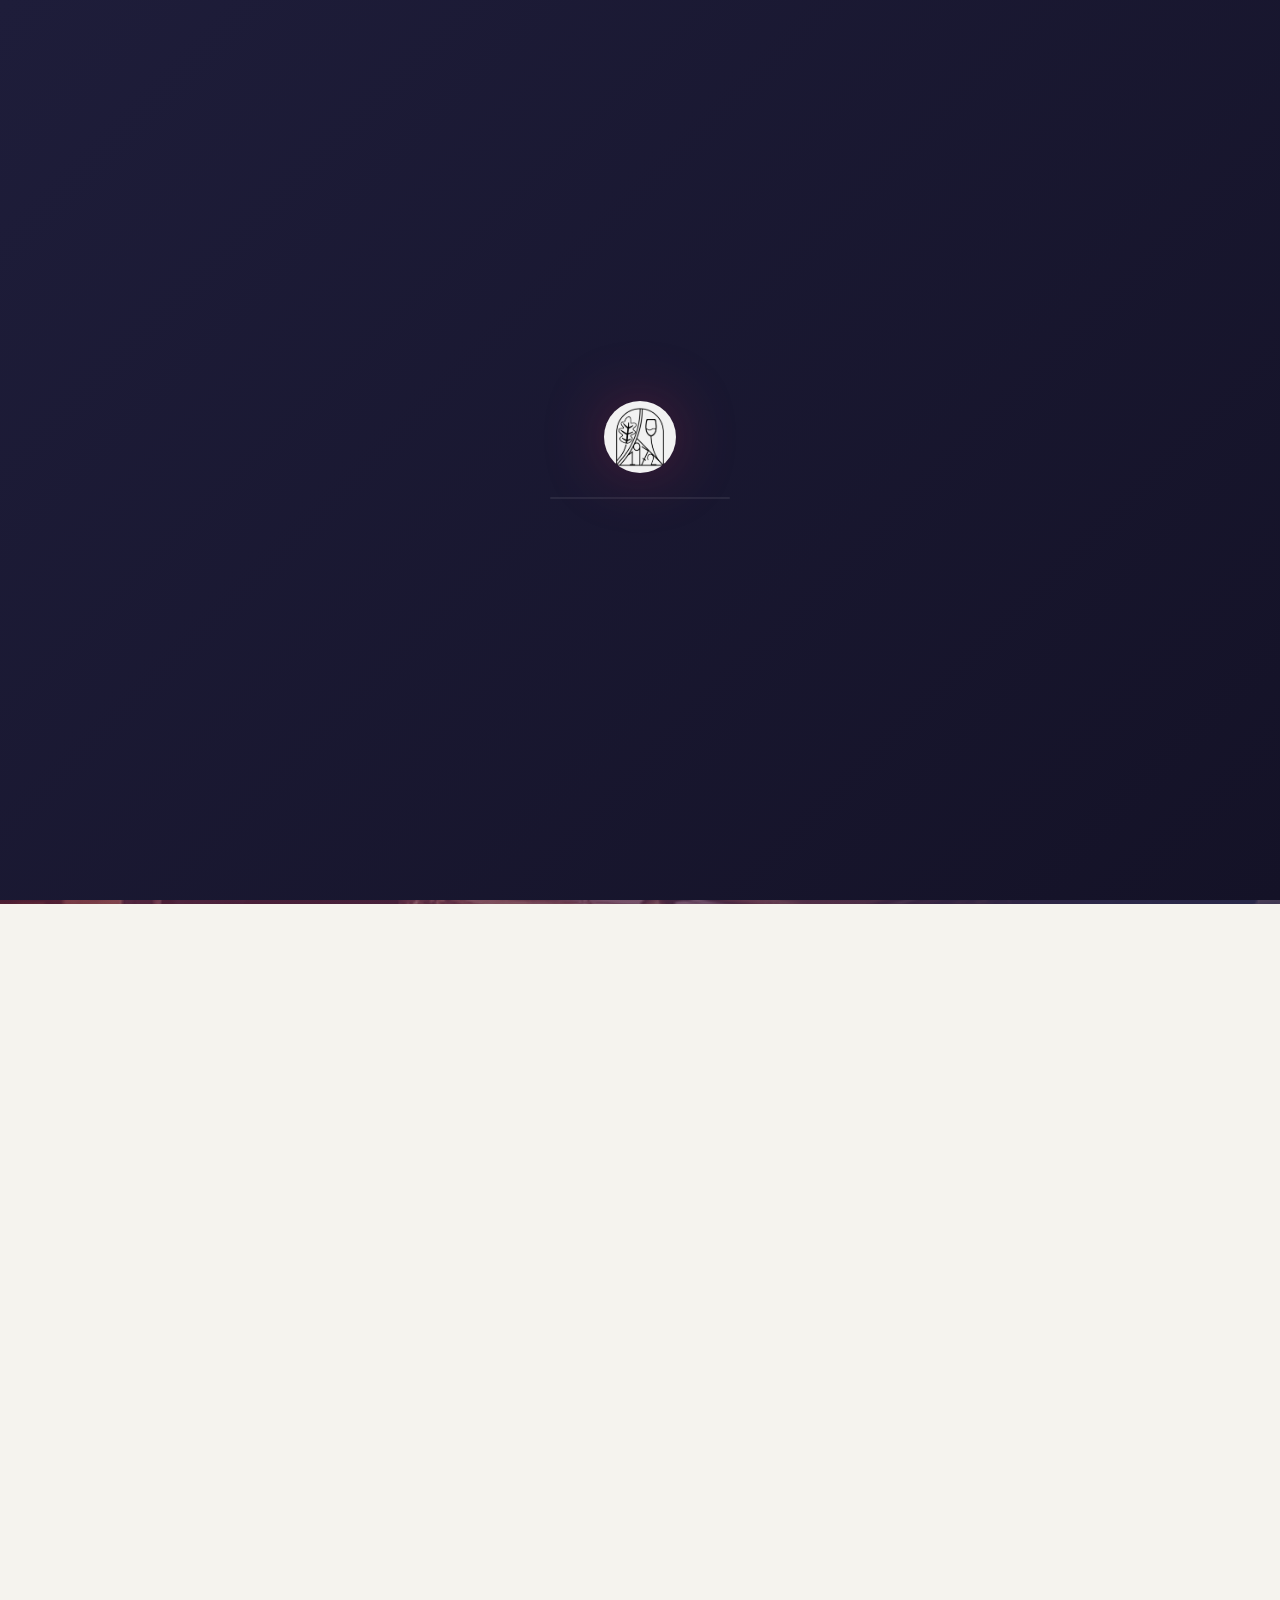
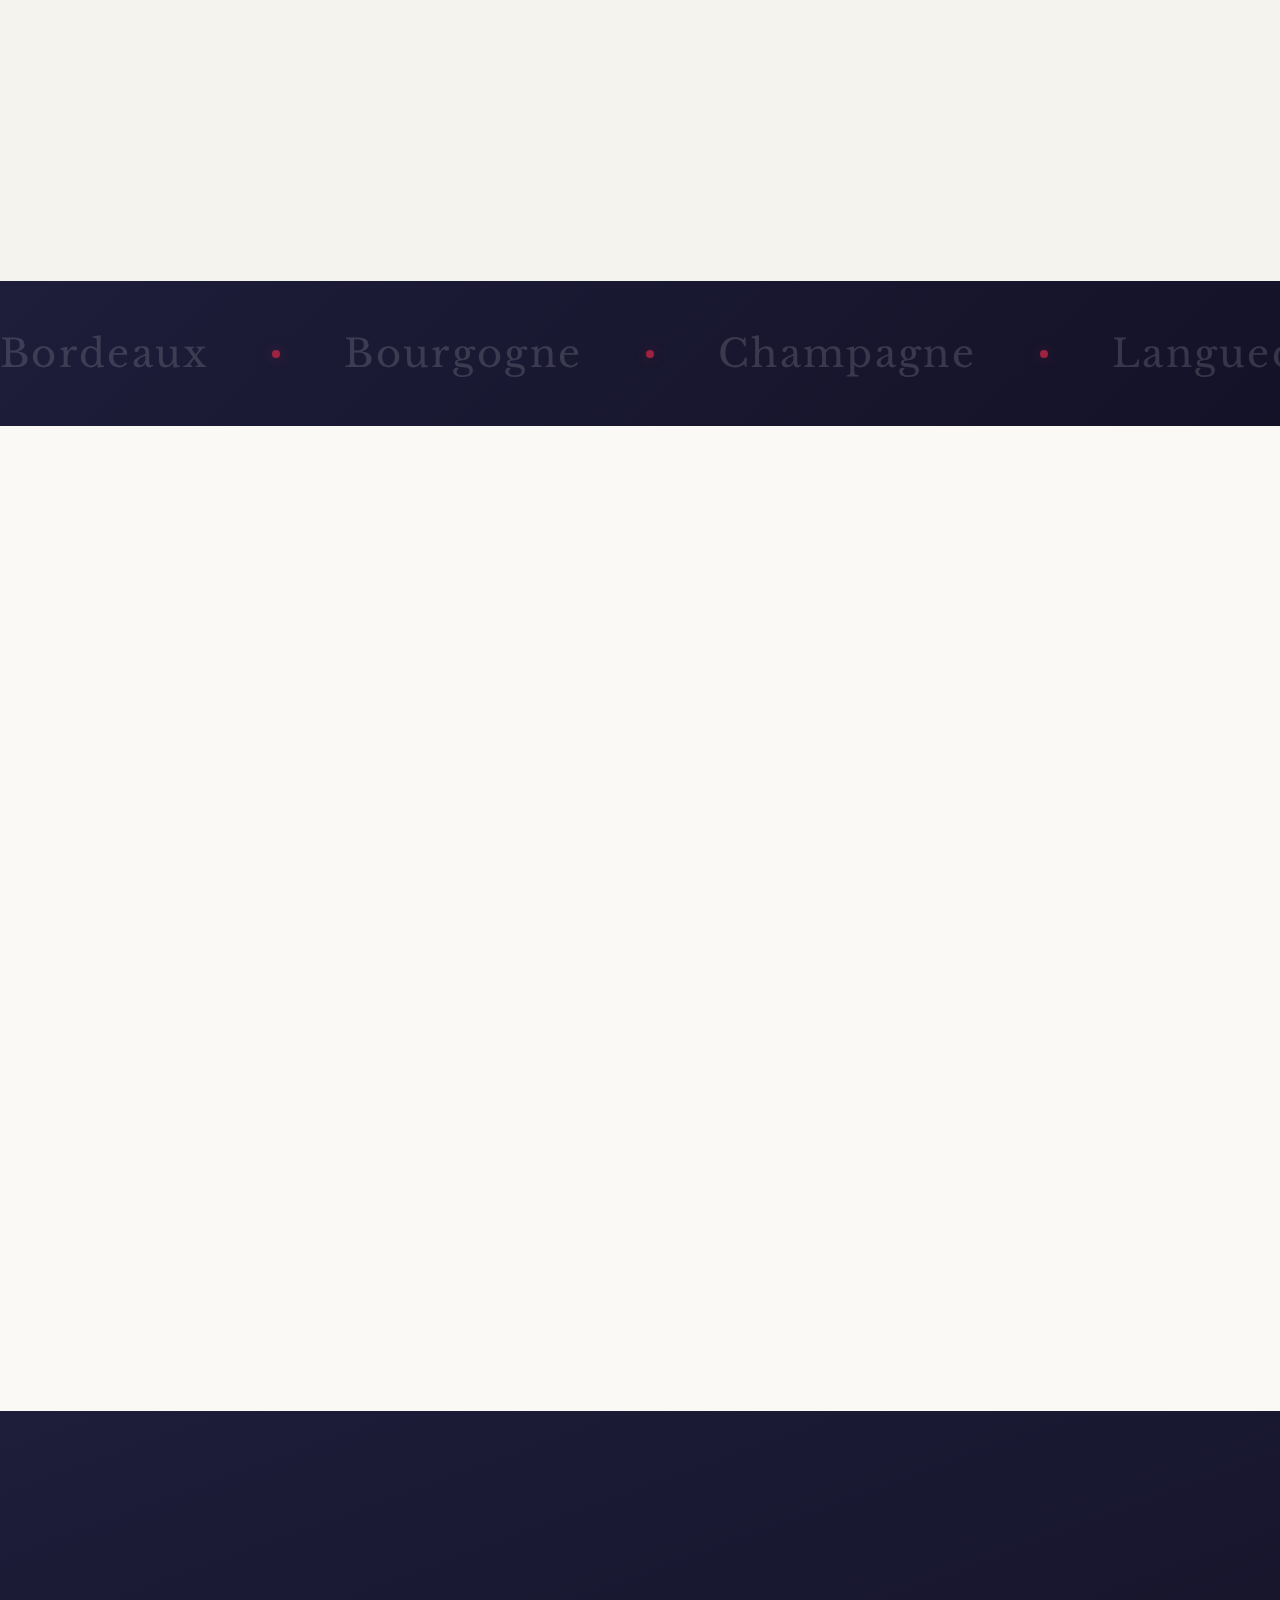
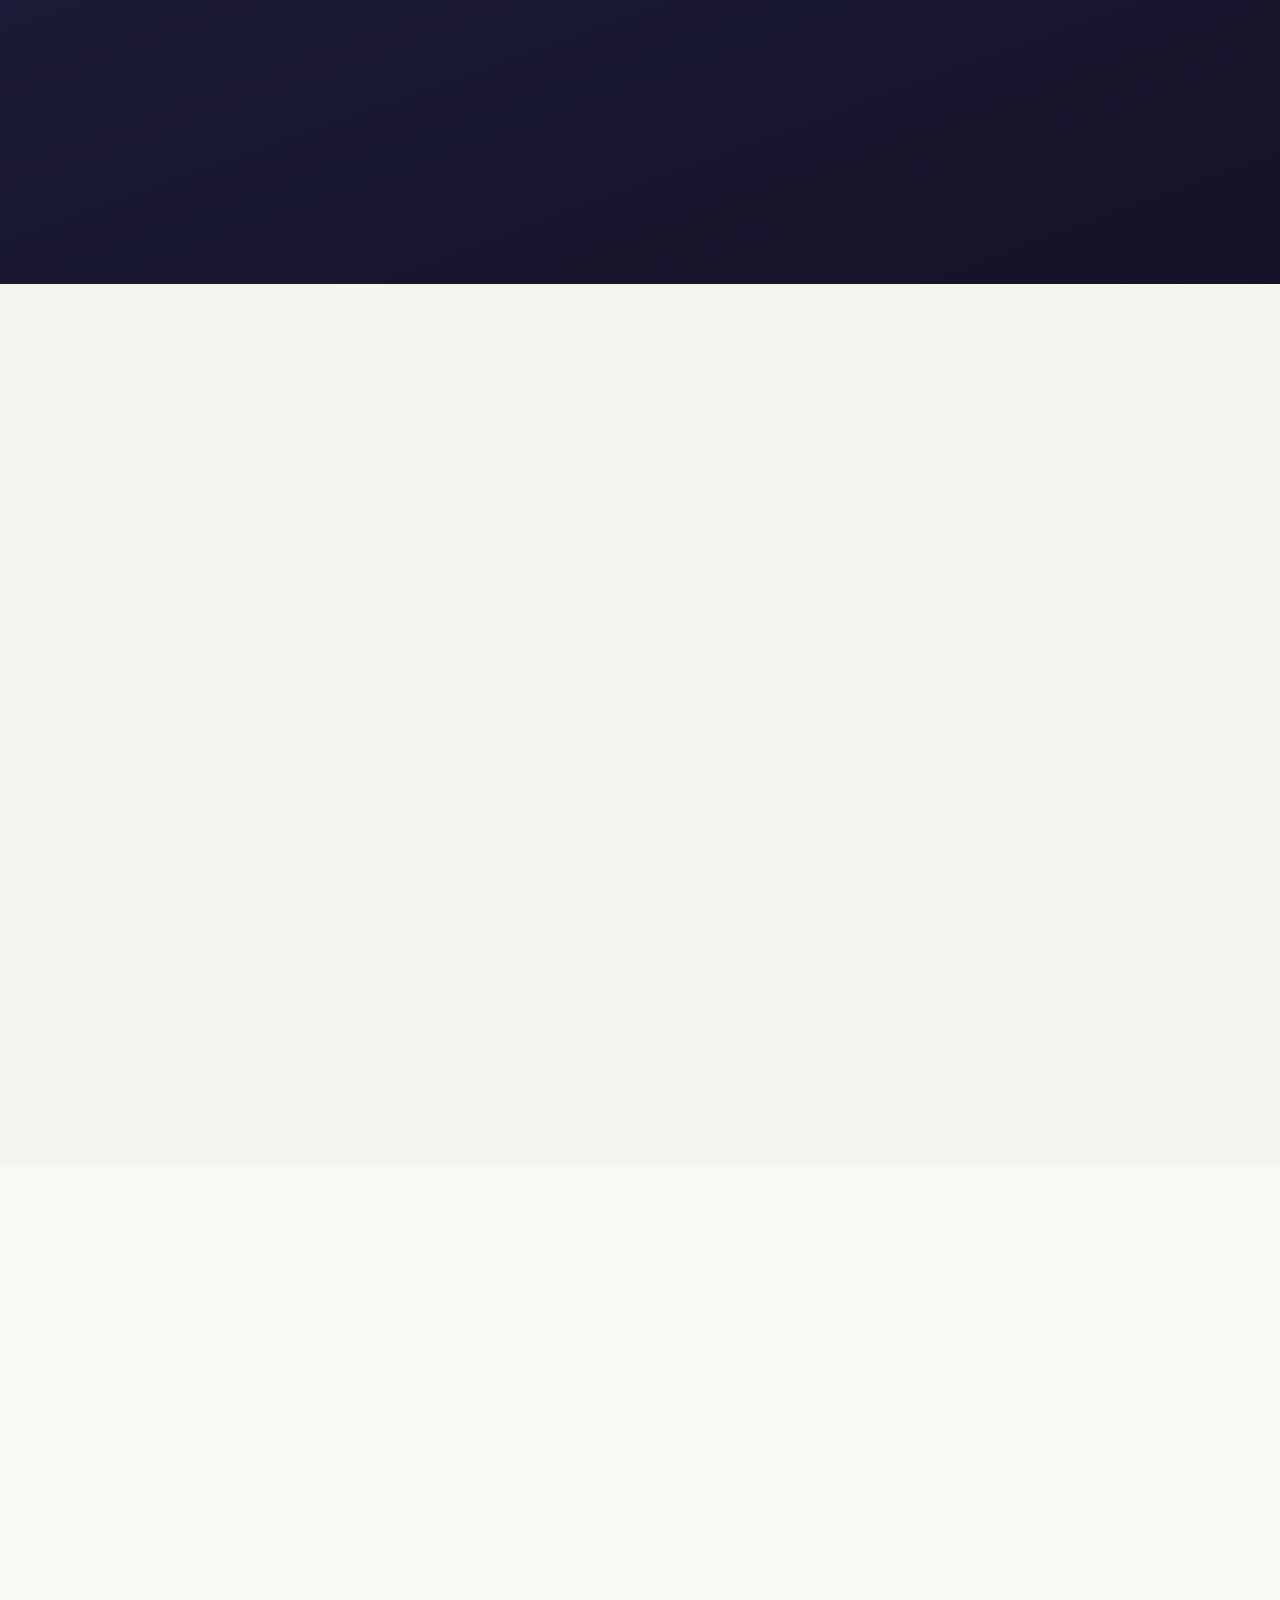
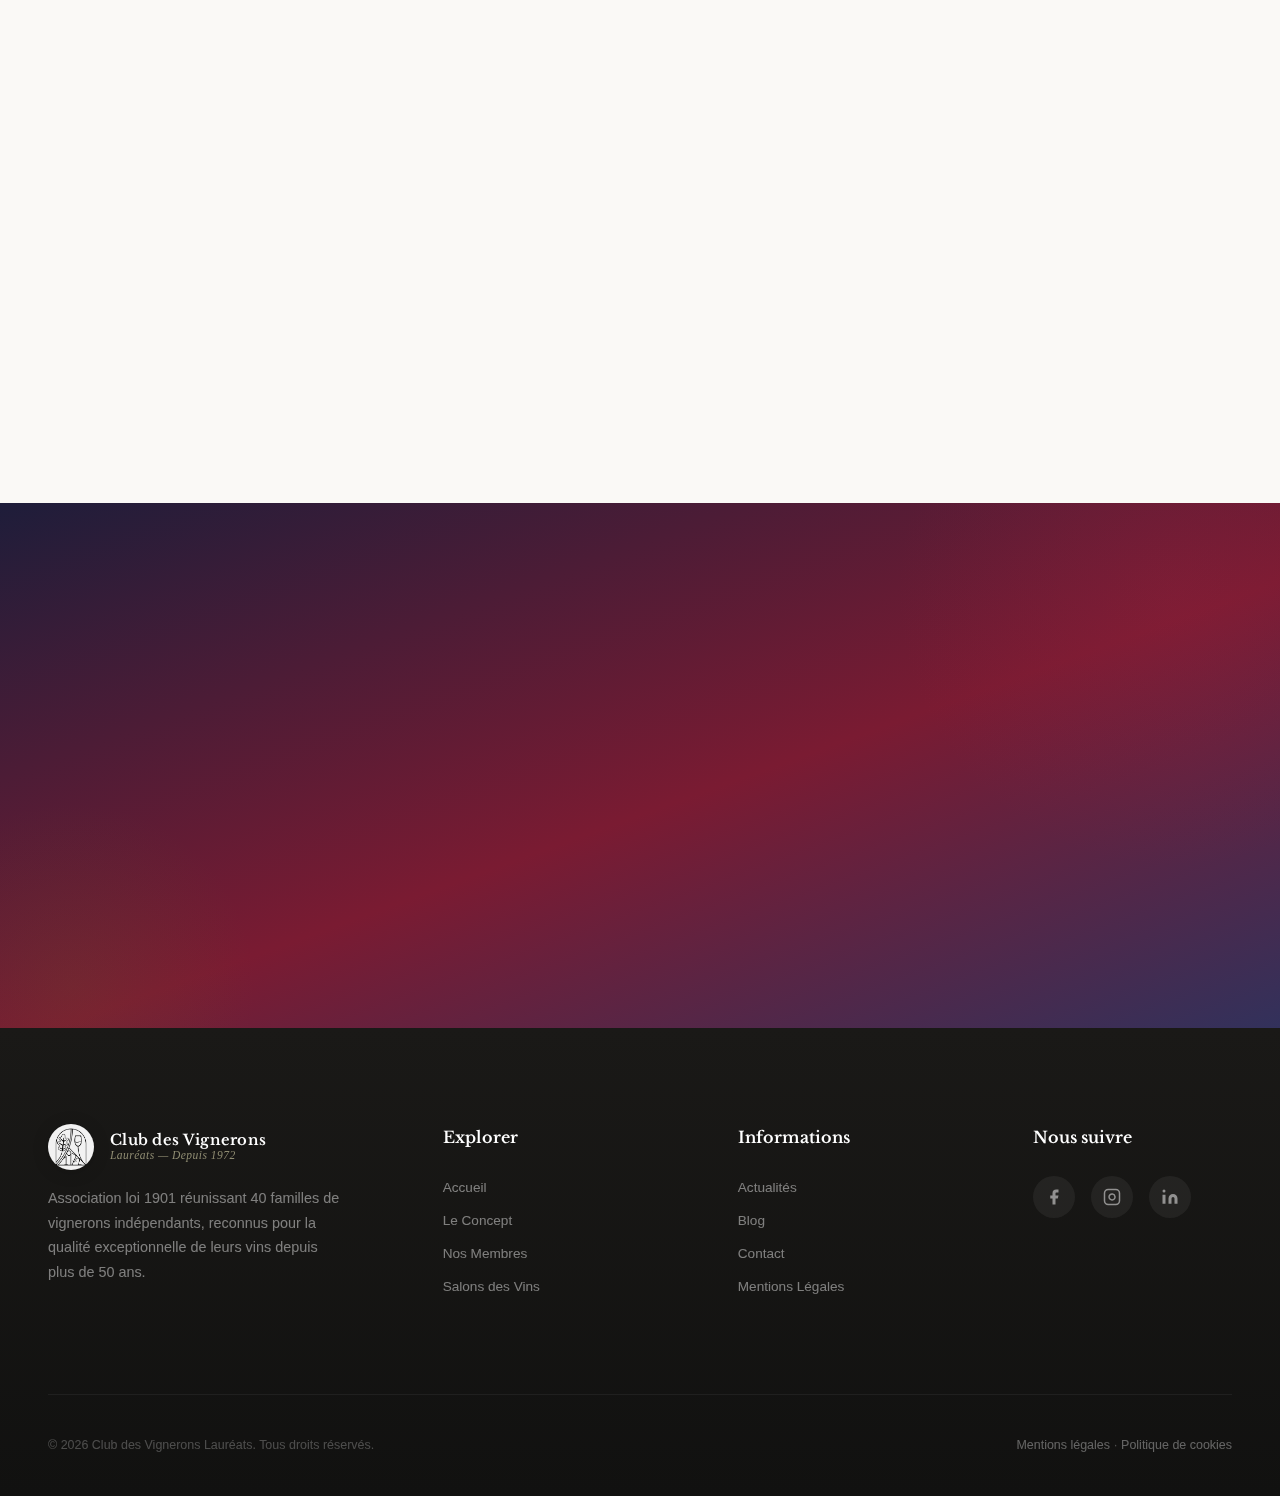
<file: index.html>
<!DOCTYPE html>
<html lang="fr">

<head>
  <meta charset="utf-8" />
  <meta name="viewport" content="width=device-width, initial-scale=1" />

  <!-- SEO -->
  <title>Club des Vignerons Lauréats — Salons des Vins & Dégustations</title>
  <meta name="description"
    content="Découvrez nos Dégustations de Vins Gratuites auprès de Vignerons lors des Salons des Vins à Paris, Nantes, Toulouse et Lille. Depuis 1972." />
  <link rel="canonical" href="https://www.club-vignerons-laureats.com/" />
  <meta name="robots" content="index,follow" />
  <meta name="theme-color" content="#32315b" />

  <!-- Open Graph -->
  <meta property="og:type" content="website" />
  <meta property="og:title" content="Club des Vignerons Lauréats — Salons des Vins" />
  <meta property="og:description"
    content="Dégustations de vins gratuites en présence de vignerons. Salons à Paris, Nantes, Toulouse." />
  <meta property="og:url" content="https://www.club-vignerons-laureats.com/" />
  <meta property="og:image" content="assets/images/cvl/hero-banner.png" />

  <!-- Fonts -->
  <link rel="preconnect" href="https://fonts.gstatic.com" crossorigin />
  <link rel="preconnect" href="https://fonts.googleapis.com" />

  <!-- CSS -->
  <link rel="stylesheet" href="src/styles/cvl.css" />
</head>

<body>

  <!-- ═══ Preloader ═══ -->
  <div class="preloader" id="preloader">
    <img class="preloader__logo" src="assets/images/cvl/logo-crest.png" alt="CVL" />
    <div class="preloader__bar">
      <div class="preloader__fill"></div>
    </div>
  </div>

  <!-- ═══ Header ═══ -->
  <header class="site-header" id="site-header">
    <div class="header__inner">

      <!-- Logo -->
      <a href="index.html" class="header__logo" aria-label="Club des Vignerons Lauréats — Accueil">
        <img class="header__logo-img" src="assets/images/cvl/logo-crest.png" alt="CVL" />
        <div class="header__logo-text">
          <span class="header__logo-name">Club des Vignerons</span>
          <span class="header__logo-sub">Lauréats — Depuis 1972</span>
        </div>
      </a>

      <!-- Desktop Nav -->
      <nav class="main-nav" aria-label="Navigation principale">
        <ul class="nav-list">
          <li><a href="index.html" class="nav-link is-active">Accueil</a></li>
          <li><a href="pages/concept.html" class="nav-link">Concept</a></li>
          <li><a href="pages/membres.html" class="nav-link">Membres</a></li>
          <li class="nav-dropdown">
            <a href="pages/salons.html" class="nav-link nav-dropdown-toggle">
              Salons des Vins
              <svg class="chevron" width="12" height="12" viewBox="0 0 12 12" fill="none"
                xmlns="http://www.w3.org/2000/svg">
                <path d="M3 4.5L6 7.5L9 4.5" stroke="currentColor" stroke-width="1.5" stroke-linecap="round"
                  stroke-linejoin="round" />
              </svg>
            </a>
            <ul class="nav-dropdown-menu">
              <li><a href="pages/salon-paris.html" class="nav-dropdown-link">🏛 Paris</a></li>
              <li><a href="pages/salon-nantes.html" class="nav-dropdown-link">🏰 Nantes</a></li>
              <li><a href="pages/salon-toulouse.html" class="nav-dropdown-link">🌹 Toulouse</a></li>
            </ul>
          </li>
          <li><a href="pages/actualites.html" class="nav-link">Actualités</a></li>
          <li><a href="pages/blog.html" class="nav-link">Blog</a></li>
          <li><a href="pages/contact.html" class="nav-link">Contact</a></li>
        </ul>
      </nav>

      <!-- Right actions -->
      <div class="header__cta">
        <a href="pages/salons.html" class="btn btn--primary btn--sm">
          Nos Salons
          <svg width="14" height="14" viewBox="0 0 14 14" fill="none" xmlns="http://www.w3.org/2000/svg">
            <path d="M3 7H11M11 7L7.5 3.5M11 7L7.5 10.5" stroke="currentColor" stroke-width="1.5" stroke-linecap="round"
              stroke-linejoin="round" />
          </svg>
        </a>

        <!-- Mobile Toggle -->
        <button class="mobile-toggle" id="mobile-toggle" aria-label="Menu" aria-expanded="false">
          <span></span>
          <span></span>
          <span></span>
        </button>
      </div>

    </div>
  </header>

  <!-- ═══ Mobile Menu ═══ -->
  <div class="mobile-menu" id="mobile-menu" aria-hidden="true">
    <ul class="mobile-menu__links">
      <li><a href="index.html" class="mobile-menu__link">Accueil</a></li>
      <li><a href="pages/concept.html" class="mobile-menu__link">Concept</a></li>
      <li><a href="pages/membres.html" class="mobile-menu__link">Membres</a></li>
      <li>
        <a href="pages/salons.html" class="mobile-menu__link">Salons des Vins</a>
        <div class="mobile-menu__sub">
          <a href="pages/salon-paris.html" class="mobile-menu__sub-link">Paris</a>
          <a href="pages/salon-nantes.html" class="mobile-menu__sub-link">Nantes</a>
          <a href="pages/salon-toulouse.html" class="mobile-menu__sub-link">Toulouse</a>
        </div>
      </li>
      <li><a href="pages/actualites.html" class="mobile-menu__link">Actualités</a></li>
      <li><a href="pages/blog.html" class="mobile-menu__link">Blog</a></li>
      <li><a href="pages/contact.html" class="mobile-menu__link">Contact</a></li>
    </ul>
    <div class="mobile-menu__footer">
      <div class="mobile-menu__social">
        <a href="https://www.facebook.com/clubvigneronslaureats/" target="_blank" rel="noopener">Facebook</a>
        <a href="https://www.instagram.com/clubvigneronslaureats/" target="_blank" rel="noopener">Instagram</a>
        <a href="https://www.linkedin.com/company/club-des-vignerons-laureats/" target="_blank"
          rel="noopener">LinkedIn</a>
      </div>
    </div>
  </div>

  <!-- ═══ Main ═══ -->
  <main id="main">

    <!-- HERO -->
    <section class="hero" id="hero">
      <div class="hero__bg">
        <img src="assets/images/cvl/hero-banner.png" alt="Dégustation de vins au Club des Vignerons Lauréats" />
        <div class="hero__overlay"></div>
      </div>

      <div class="container hero__content">
        <span class="hero__eyebrow">Depuis 1972</span>
        <h1 class="hero__title">L'excellence des <em>terroirs français</em> à votre portée</h1>
        <p class="hero__desc">
          Le Club des Vignerons Lauréats réunit 40 familles de vignerons indépendants, reconnus pour la qualité
          exceptionnelle de leurs vins. Venez les rencontrer lors de nos salons.
        </p>
        <div class="hero__actions">
          <a href="pages/salons.html" class="btn btn--primary btn--lg">
            Prochain Salon
            <svg class="btn__arrow" width="16" height="16" viewBox="0 0 16 16" fill="none">
              <path d="M3 8H13M13 8L9 4M13 8L9 12" stroke="currentColor" stroke-width="1.5" stroke-linecap="round"
                stroke-linejoin="round" />
            </svg>
          </a>
          <a href="pages/concept.html" class="btn btn--ghost btn--lg">Découvrir le Club</a>
        </div>
      </div>

      <div class="hero__scroll">
        <span>Défiler</span>
        <div class="hero__scroll-line"></div>
      </div>
    </section>

    <!-- UPCOMING EVENTS -->
    <section class="section section--cream" id="events">
      <div class="container">
        <div class="section__header reveal">
          <span class="section__eyebrow">Événements</span>
          <h2 class="section__title">Nos prochains Salons des Vins</h2>
          <p class="section__subtitle">Rencontrez nos vignerons et dégustez leurs meilleurs crus gratuitement</p>
        </div>

        <div class="events-grid stagger">
          <!-- Nantes -->
          <article class="event-card">
            <div class="event-card__image">
              <img src="assets/images/cvl/salon-event.png" alt="Salon des Vins de Nantes" loading="lazy" />
              <span class="event-card__badge">
                <svg width="12" height="12" viewBox="0 0 24 24" fill="currentColor">
                  <path
                    d="M12 2L15.09 8.26L22 9.27L17 14.14L18.18 21.02L12 17.77L5.82 21.02L7 14.14L2 9.27L8.91 8.26L12 2Z" />
                </svg>
                Prochain
              </span>
            </div>
            <div class="event-card__body">
              <h3 class="event-card__city">Nantes</h3>
              <p class="event-card__venue">Château de la Poterie</p>
              <div class="event-card__date">
                <svg width="16" height="16" viewBox="0 0 24 24" fill="none" stroke="currentColor" stroke-width="2">
                  <rect x="3" y="4" width="18" height="18" rx="2" ry="2" />
                  <line x1="16" y1="2" x2="16" y2="6" />
                  <line x1="8" y1="2" x2="8" y2="6" />
                  <line x1="3" y1="10" x2="21" y2="10" />
                </svg>
                6, 7 & 8 Mars 2026
              </div>
            </div>
            <div class="event-card__footer">
              <a href="pages/salon-nantes.html" class="event-card__link">
                En savoir plus
                <svg width="14" height="14" viewBox="0 0 14 14" fill="none">
                  <path d="M3 7H11M11 7L7.5 3.5M11 7L7.5 10.5" stroke="currentColor" stroke-width="1.5"
                    stroke-linecap="round" stroke-linejoin="round" />
                </svg>
              </a>
            </div>
          </article>

          <!-- Toulouse -->
          <article class="event-card">
            <div class="event-card__image">
              <img src="assets/images/cvl/salon-event.png" alt="Salon des Vins de Toulouse" loading="lazy" />
            </div>
            <div class="event-card__body">
              <h3 class="event-card__city">Toulouse</h3>
              <p class="event-card__venue">École d'Ingénieurs de Purpan</p>
              <div class="event-card__date">
                <svg width="16" height="16" viewBox="0 0 24 24" fill="none" stroke="currentColor" stroke-width="2">
                  <rect x="3" y="4" width="18" height="18" rx="2" ry="2" />
                  <line x1="16" y1="2" x2="16" y2="6" />
                  <line x1="8" y1="2" x2="8" y2="6" />
                  <line x1="3" y1="10" x2="21" y2="10" />
                </svg>
                13, 14 & 15 Mars 2026
              </div>
            </div>
            <div class="event-card__footer">
              <a href="pages/salon-toulouse.html" class="event-card__link">
                En savoir plus
                <svg width="14" height="14" viewBox="0 0 14 14" fill="none">
                  <path d="M3 7H11M11 7L7.5 3.5M11 7L7.5 10.5" stroke="currentColor" stroke-width="1.5"
                    stroke-linecap="round" stroke-linejoin="round" />
                </svg>
              </a>
            </div>
          </article>

          <!-- Paris -->
          <article class="event-card">
            <div class="event-card__image">
              <img src="assets/images/cvl/salon-event.png" alt="Salon des Vins de Paris" loading="lazy" />
            </div>
            <div class="event-card__body">
              <h3 class="event-card__city">Paris</h3>
              <p class="event-card__venue">Le Paquebot — Paris 15ème</p>
              <div class="event-card__date">
                <svg width="16" height="16" viewBox="0 0 24 24" fill="none" stroke="currentColor" stroke-width="2">
                  <rect x="3" y="4" width="18" height="18" rx="2" ry="2" />
                  <line x1="16" y1="2" x2="16" y2="6" />
                  <line x1="8" y1="2" x2="8" y2="6" />
                  <line x1="3" y1="10" x2="21" y2="10" />
                </svg>
                Novembre 2026
              </div>
            </div>
            <div class="event-card__footer">
              <a href="pages/salon-paris.html" class="event-card__link">
                En savoir plus
                <svg width="14" height="14" viewBox="0 0 14 14" fill="none">
                  <path d="M3 7H11M11 7L7.5 3.5M11 7L7.5 10.5" stroke="currentColor" stroke-width="1.5"
                    stroke-linecap="round" stroke-linejoin="round" />
                </svg>
              </a>
            </div>
          </article>
        </div>
      </div>
    </section>

    <!-- MARQUEE -->
    <div class="marquee">
      <div class="marquee__track">
        <span class="marquee__item">Bordeaux</span>
        <span class="marquee__dot"></span>
        <span class="marquee__item">Bourgogne</span>
        <span class="marquee__dot"></span>
        <span class="marquee__item">Champagne</span>
        <span class="marquee__dot"></span>
        <span class="marquee__item">Languedoc</span>
        <span class="marquee__dot"></span>
        <span class="marquee__item">Provence</span>
        <span class="marquee__dot"></span>
        <span class="marquee__item">Val de Loire</span>
        <span class="marquee__dot"></span>
        <span class="marquee__item">Alsace</span>
        <span class="marquee__dot"></span>
        <span class="marquee__item">Jura</span>
        <span class="marquee__dot"></span>
        <span class="marquee__item">Corse</span>
        <span class="marquee__dot"></span>
        <span class="marquee__item">Sud-Ouest</span>
        <span class="marquee__dot"></span>
        <!-- duplicate for loop -->
        <span class="marquee__item">Bordeaux</span>
        <span class="marquee__dot"></span>
        <span class="marquee__item">Bourgogne</span>
        <span class="marquee__dot"></span>
        <span class="marquee__item">Champagne</span>
        <span class="marquee__dot"></span>
        <span class="marquee__item">Languedoc</span>
        <span class="marquee__dot"></span>
        <span class="marquee__item">Provence</span>
        <span class="marquee__dot"></span>
        <span class="marquee__item">Val de Loire</span>
        <span class="marquee__dot"></span>
        <span class="marquee__item">Alsace</span>
        <span class="marquee__dot"></span>
        <span class="marquee__item">Jura</span>
        <span class="marquee__dot"></span>
        <span class="marquee__item">Corse</span>
        <span class="marquee__dot"></span>
        <span class="marquee__item">Sud-Ouest</span>
        <span class="marquee__dot"></span>
      </div>
    </div>

    <!-- ABOUT / CONCEPT -->
    <section class="section" id="about">
      <div class="container">
        <div class="about-split">
          <div class="about-split__image reveal-left">
            <img src="assets/images/cvl/concept-hero.png" alt="Dégustation de vin en présence d'un vigneron" />
            <div class="about-split__accent"></div>
          </div>
          <div class="about-split__text reveal-right">
            <span class="section__eyebrow" style="justify-content: flex-start;">Le Club</span>
            <h2>Des dégustations d'exception, <em>depuis 1972</em></h2>
            <p>
              Le Club des Vignerons Lauréats est une association loi 1901 créée en 1972, par une poignée de
              vignerons identitaires et leaders de leurs AOC/AOP/IGP. L'idée était au départ de réunir les
              médaillés d'Or du Concours Général Agricole de Paris.
            </p>
            <blockquote>
              « C'est désormais la notoriété globale des domaines qui fait foi pour entrer au CVL, appuyée par
              la reconnaissance locale et le parrainage des membres. »
            </blockquote>
            <p>
              Chaque région viticole française est représentée par plusieurs domaines qui offrent des vins de tous
              les styles : secs, liquoreux, effervescents, mutés ou encore spiritueux.
            </p>
            <a href="pages/concept.html" class="btn btn--outline" style="margin-top: var(--space-sm);">
              En savoir plus
              <svg class="btn__arrow" width="14" height="14" viewBox="0 0 14 14" fill="none">
                <path d="M3 7H11M11 7L7.5 3.5M11 7L7.5 10.5" stroke="currentColor" stroke-width="1.5"
                  stroke-linecap="round" stroke-linejoin="round" />
              </svg>
            </a>
          </div>
        </div>
      </div>
    </section>

    <!-- STATS -->
    <section class="section section--dark" id="stats">
      <div class="container">
        <div class="stats-row reveal">
          <div class="stat-item">
            <div class="stat-number">50+</div>
            <div class="stat-label">Années d'existence</div>
          </div>
          <div class="stat-item">
            <div class="stat-number">40</div>
            <div class="stat-label">Familles de vignerons</div>
          </div>
          <div class="stat-item">
            <div class="stat-number">3</div>
            <div class="stat-label">Salons par an</div>
          </div>
          <div class="stat-item">
            <div class="stat-number">15+</div>
            <div class="stat-label">Régions viticoles</div>
          </div>
        </div>
      </div>
    </section>

    <!-- FEATURES -->
    <section class="section section--cream" id="features">
      <div class="container">
        <div class="section__header reveal">
          <span class="section__eyebrow">Nos Valeurs</span>
          <h2 class="section__title">L'art de vivre à la française</h2>
          <p class="section__subtitle">Notre association incarne élégance, convivialité et authenticité</p>
        </div>

        <div class="features-grid stagger">
          <div class="feature-card">
            <div class="feature-card__icon">
              <svg width="24" height="24" viewBox="0 0 24 24" fill="none" stroke="currentColor" stroke-width="2">
                <path d="M17 21v-2a4 4 0 0 0-4-4H5a4 4 0 0 0-4 4v2" />
                <circle cx="9" cy="7" r="4" />
                <path d="M23 21v-2a4 4 0 0 0-3-3.87" />
                <path d="M16 3.13a4 4 0 0 1 0 7.75" />
              </svg>
            </div>
            <h3>Contact Direct</h3>
            <p>Rencontrez les vignerons en personne, de génération en génération, dans des lieux d'exception.</p>
          </div>

          <div class="feature-card">
            <div class="feature-card__icon">
              <svg width="24" height="24" viewBox="0 0 24 24" fill="none" stroke="currentColor" stroke-width="2">
                <circle cx="12" cy="12" r="10" />
                <path d="M12 2a15.3 15.3 0 0 1 4 10 15.3 15.3 0 0 1-4 10 15.3 15.3 0 0 1-4-10 15.3 15.3 0 0 1 4-10z" />
              </svg>
            </div>
            <h3>Toute la France</h3>
            <p>Alsace, Bordeaux, Bourgogne, Champagne, Languedoc, Provence et bien d'autres terroirs représentés.</p>
          </div>

          <div class="feature-card">
            <div class="feature-card__icon">
              <svg width="24" height="24" viewBox="0 0 24 24" fill="none" stroke="currentColor" stroke-width="2">
                <path
                  d="M12 2L15.09 8.26L22 9.27L17 14.14L18.18 21.02L12 17.77L5.82 21.02L7 14.14L2 9.27L8.91 8.26L12 2Z" />
              </svg>
            </div>
            <h3>Qualité Primée</h3>
            <p>Des vins reconnus par les concours les plus prestigieux et une sélection rigoureuse de domaines.</p>
          </div>

          <div class="feature-card">
            <div class="feature-card__icon">
              <svg width="24" height="24" viewBox="0 0 24 24" fill="none" stroke="currentColor" stroke-width="2">
                <path
                  d="M20.84 4.61a5.5 5.5 0 0 0-7.78 0L12 5.67l-1.06-1.06a5.5 5.5 0 0 0-7.78 7.78l1.06 1.06L12 21.23l7.78-7.78 1.06-1.06a5.5 5.5 0 0 0 0-7.78z" />
              </svg>
            </div>
            <h3>Convivialité</h3>
            <p>Des lieux cosy, un nombre d'exposants limité, une vraie expérience de partage et de plaisir.</p>
          </div>
        </div>
      </div>
    </section>

    <!-- VIGNERONS PREVIEW -->
    <section class="section" id="vignerons">
      <div class="container">
        <div class="about-split" style="direction: rtl;">
          <div class="about-split__image reveal-right" style="direction: ltr;">
            <img src="assets/images/cvl/vigneron.png" alt="Vigneron dans sa cave" />
          </div>
          <div class="about-split__text reveal-left" style="direction: ltr;">
            <span class="section__eyebrow" style="justify-content: flex-start;">Nos Vignerons</span>
            <h2>40 familles, 15 régions, une passion commune</h2>
            <p>
              Les familles de vignerons qui font le CVL sont des références de leurs régions viticoles. De génération
              en génération, ils se déplacent, en personne, dans des lieux d'exception pour faire découvrir leurs
              nectars et les valeurs qui unissent notre Club depuis 50 ans.
            </p>
            <p>
              Du Sancerre au Pomerol, du Chablis au Fitou, découvrez la diversité extraordinaire des terroirs
              français à travers nos membres.
            </p>
            <a href="pages/membres.html" class="btn btn--primary" style="margin-top: var(--space-sm);">
              Voir tous les membres
              <svg class="btn__arrow" width="14" height="14" viewBox="0 0 14 14" fill="none">
                <path d="M3 7H11M11 7L7.5 3.5M11 7L7.5 10.5" stroke="currentColor" stroke-width="1.5"
                  stroke-linecap="round" stroke-linejoin="round" />
              </svg>
            </a>
          </div>
        </div>
      </div>
    </section>

    <!-- NEWSLETTER -->
    <section class="newsletter" id="newsletter">
      <div class="container">
        <div class="newsletter__inner reveal">
          <h2 class="newsletter__title">Restez dans la boucle</h2>
          <p class="newsletter__desc">
            Recevez les informations sur nos prochains salons, les actualités du club et les dernières
            nouvelles de nos vignerons.
          </p>
          <form class="newsletter__form" id="newsletter-form">
            <input type="email" class="newsletter__input" placeholder="votre@email.com"
              aria-label="Email pour la newsletter" required />
            <button type="submit" class="btn btn--sage">S'inscrire</button>
          </form>
          <p class="newsletter__legal">Pas de spam. Désinscription en un clic.</p>
        </div>
      </div>
    </section>

  </main>

  <!-- ═══ Footer ═══ -->
  <footer class="site-footer" id="site-footer">
    <div class="container">
      <div class="footer__grid">

        <div class="footer__col">
          <a href="index.html" class="header__logo" style="margin-bottom: var(--space-sm);">
            <img class="header__logo-img" src="assets/images/cvl/logo-crest.png" alt="CVL" />
            <div class="header__logo-text">
              <span class="header__logo-name" style="color: #fff;">Club des Vignerons</span>
              <span class="header__logo-sub">Lauréats — Depuis 1972</span>
            </div>
          </a>
          <p class="footer__brand-text">
            Association loi 1901 réunissant 40 familles de vignerons indépendants, reconnus pour la qualité
            exceptionnelle de leurs vins depuis plus de 50 ans.
          </p>
        </div>

        <div class="footer__col">
          <h4 class="footer__heading">Explorer</h4>
          <div class="footer__links">
            <a href="index.html" class="footer__link">Accueil</a>
            <a href="pages/concept.html" class="footer__link">Le Concept</a>
            <a href="pages/membres.html" class="footer__link">Nos Membres</a>
            <a href="pages/salons.html" class="footer__link">Salons des Vins</a>
          </div>
        </div>

        <div class="footer__col">
          <h4 class="footer__heading">Informations</h4>
          <div class="footer__links">
            <a href="pages/actualites.html" class="footer__link">Actualités</a>
            <a href="pages/blog.html" class="footer__link">Blog</a>
            <a href="pages/contact.html" class="footer__link">Contact</a>
            <a href="pages/mentions-legales.html" class="footer__link">Mentions Légales</a>
          </div>
        </div>

        <div class="footer__col">
          <h4 class="footer__heading">Nous suivre</h4>
          <div class="footer__social">
            <a href="https://www.facebook.com/clubvigneronslaureats/" target="_blank" rel="noopener"
              class="footer__social-link" aria-label="Facebook">
              <svg width="18" height="18" viewBox="0 0 24 24" fill="currentColor">
                <path d="M18 2h-3a5 5 0 0 0-5 5v3H7v4h3v8h4v-8h3l1-4h-4V7a1 1 0 0 1 1-1h3z" />
              </svg>
            </a>
            <a href="https://www.instagram.com/clubvigneronslaureats/" target="_blank" rel="noopener"
              class="footer__social-link" aria-label="Instagram">
              <svg width="18" height="18" viewBox="0 0 24 24" fill="none" stroke="currentColor" stroke-width="2">
                <rect x="2" y="2" width="20" height="20" rx="5" ry="5" />
                <path d="M16 11.37A4 4 0 1 1 12.63 8 4 4 0 0 1 16 11.37z" />
                <line x1="17.5" y1="6.5" x2="17.51" y2="6.5" />
              </svg>
            </a>
            <a href="https://www.linkedin.com/company/club-des-vignerons-laureats/" target="_blank" rel="noopener"
              class="footer__social-link" aria-label="LinkedIn">
              <svg width="18" height="18" viewBox="0 0 24 24" fill="currentColor">
                <path d="M16 8a6 6 0 0 1 6 6v7h-4v-7a2 2 0 0 0-2-2 2 2 0 0 0-2 2v7h-4v-7a6 6 0 0 1 6-6z" />
                <rect x="2" y="9" width="4" height="12" />
                <circle cx="4" cy="4" r="2" />
              </svg>
            </a>
          </div>
        </div>

      </div>

      <div class="footer__bottom">
        <p>© 2026 Club des Vignerons Lauréats. Tous droits réservés.</p>
        <div>
          <a href="pages/mentions-legales.html">Mentions légales</a> ·
          <a href="#">Politique de cookies</a>
        </div>
      </div>
    </div>
  </footer>

  <!-- ═══ Scripts ═══ -->
  <script src="src/scripts/cvl.js"></script>

</body>

</html>
</file>
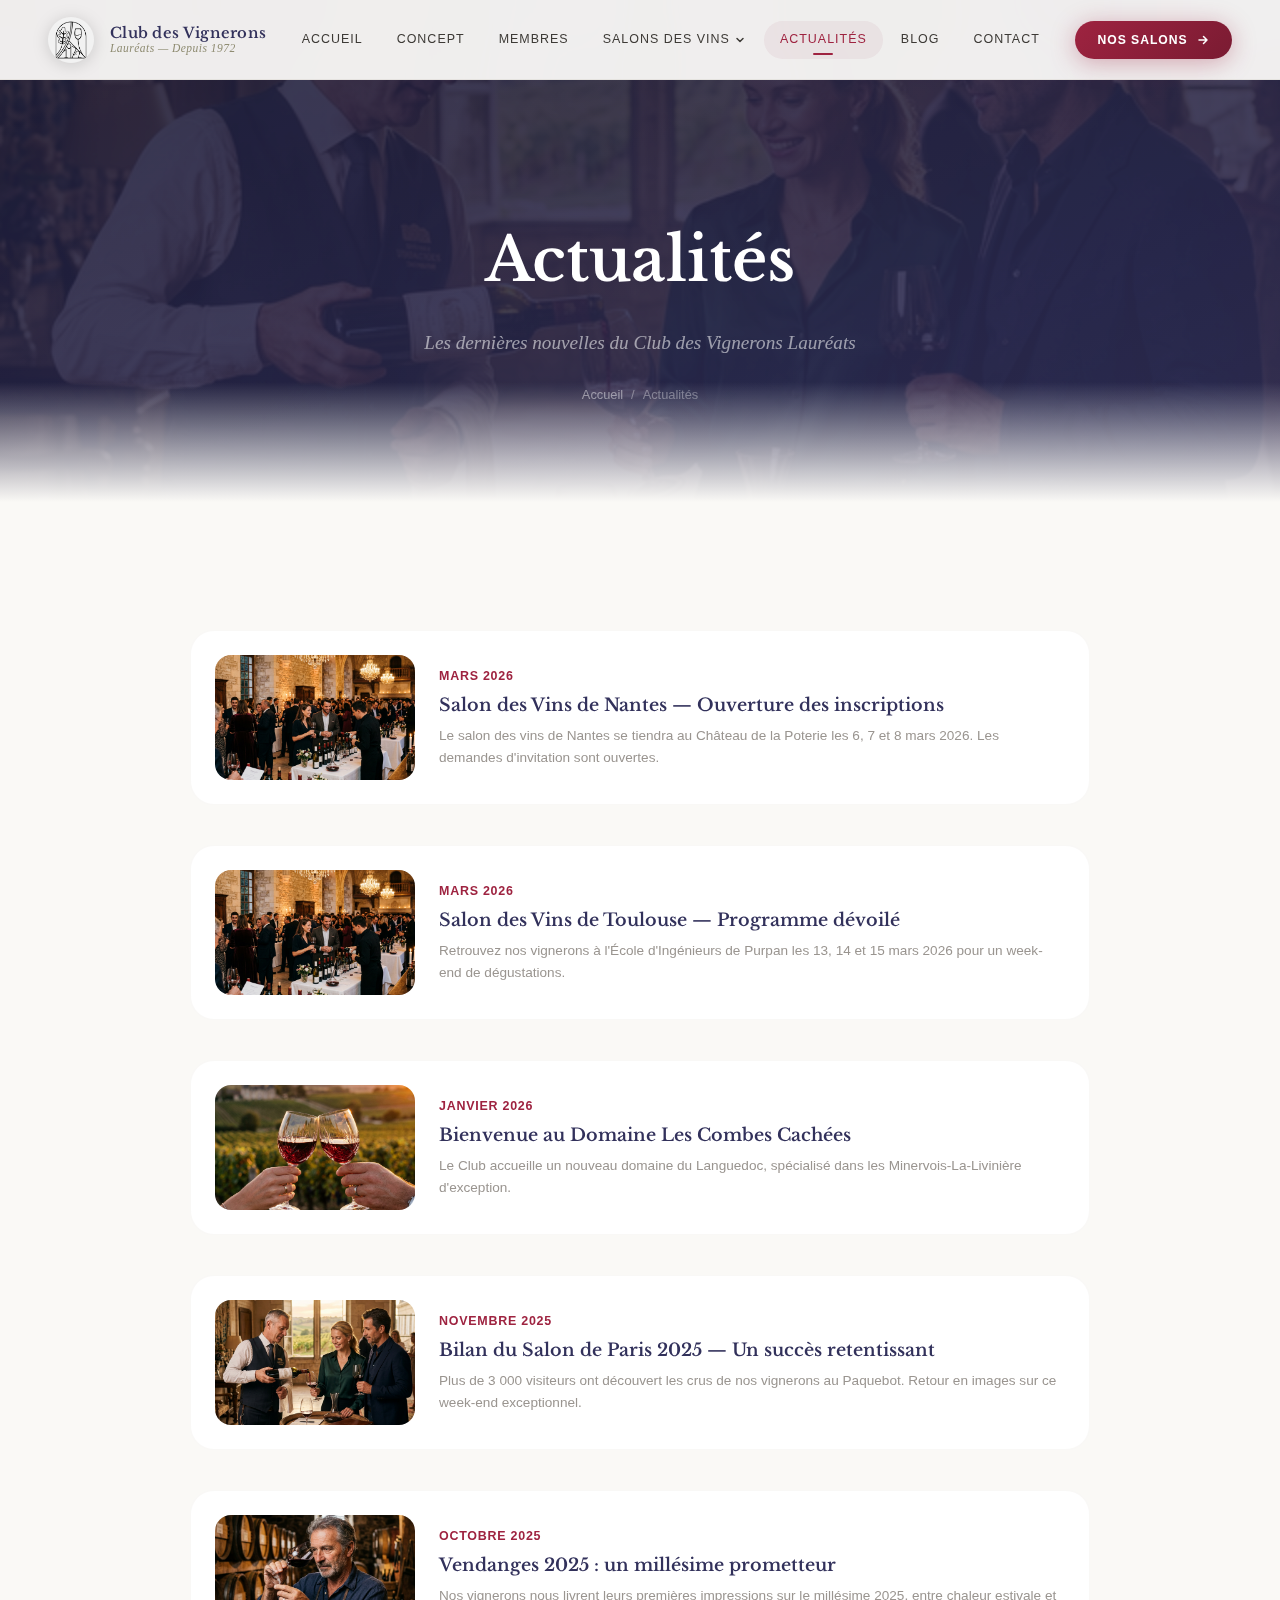
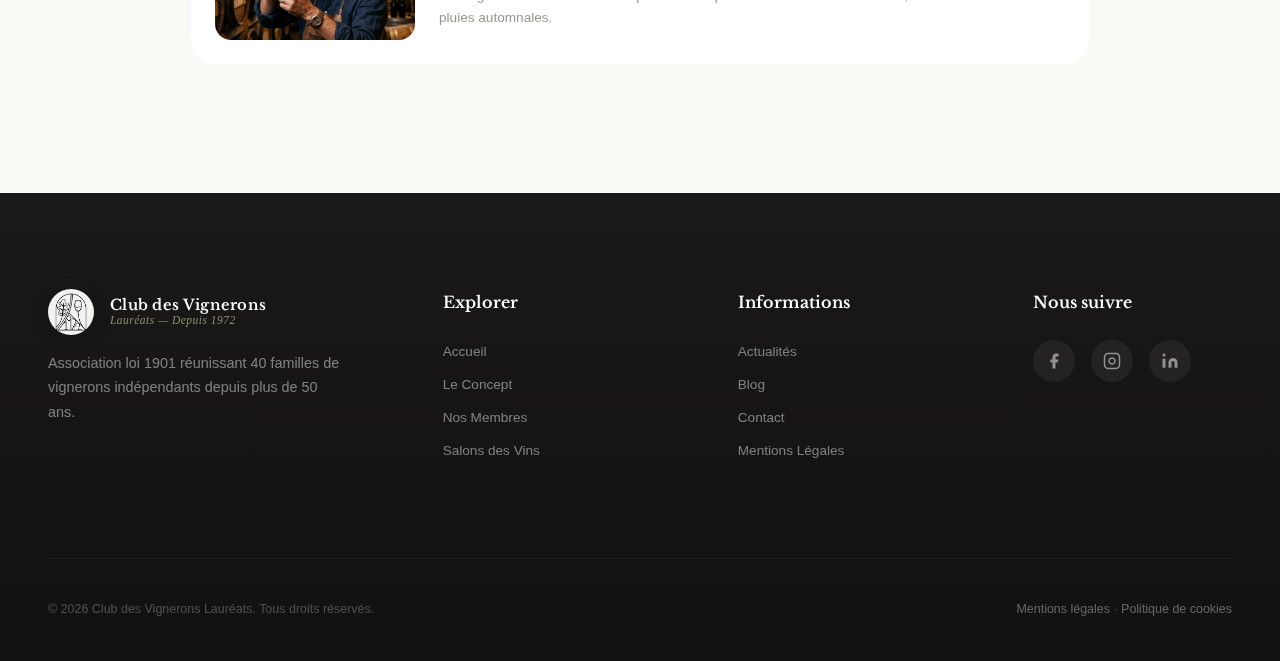
<file: pages/actualites.html>
<!DOCTYPE html>
<html lang="fr">

<head>
    <meta charset="utf-8" />
    <meta name="viewport" content="width=device-width, initial-scale=1" />
    <title>Actualités — Club des Vignerons Lauréats</title>
    <meta name="description"
        content="Suivez les dernières actualités du Club des Vignerons Lauréats, nos événements et les nouveautés de nos vignerons." />
    <meta name="theme-color" content="#32315b" />
    <link rel="preconnect" href="https://fonts.gstatic.com" crossorigin />
    <link rel="preconnect" href="https://fonts.googleapis.com" />
    <link rel="stylesheet" href="../src/styles/cvl.css" />
</head>

<body>

    <!-- Header -->
    <header class="site-header" id="site-header">
        <div class="header__inner">
            <a href="../index.html" class="header__logo" aria-label="Accueil">
                <img class="header__logo-img" src="../assets/images/cvl/logo-crest.png" alt="CVL" />
                <div class="header__logo-text">
                    <span class="header__logo-name">Club des Vignerons</span>
                    <span class="header__logo-sub">Lauréats — Depuis 1972</span>
                </div>
            </a>
            <nav class="main-nav" aria-label="Navigation principale">
                <ul class="nav-list">
                    <li><a href="../index.html" class="nav-link">Accueil</a></li>
                    <li><a href="concept.html" class="nav-link">Concept</a></li>
                    <li><a href="membres.html" class="nav-link">Membres</a></li>
                    <li class="nav-dropdown">
                        <a href="salons.html" class="nav-link nav-dropdown-toggle">Salons des Vins
                            <svg class="chevron" width="12" height="12" viewBox="0 0 12 12" fill="none">
                                <path d="M3 4.5L6 7.5L9 4.5" stroke="currentColor" stroke-width="1.5"
                                    stroke-linecap="round" stroke-linejoin="round" />
                            </svg>
                        </a>
                        <ul class="nav-dropdown-menu">
                            <li><a href="salon-paris.html" class="nav-dropdown-link">🏛 Paris</a></li>
                            <li><a href="salon-nantes.html" class="nav-dropdown-link">🏰 Nantes</a></li>
                            <li><a href="salon-toulouse.html" class="nav-dropdown-link">🌹 Toulouse</a></li>
                        </ul>
                    </li>
                    <li><a href="actualites.html" class="nav-link is-active">Actualités</a></li>
                    <li><a href="blog.html" class="nav-link">Blog</a></li>
                    <li><a href="contact.html" class="nav-link">Contact</a></li>
                </ul>
            </nav>
            <div class="header__cta">
                <a href="salons.html" class="btn btn--primary btn--sm">Nos Salons
                    <svg width="14" height="14" viewBox="0 0 14 14" fill="none">
                        <path d="M3 7H11M11 7L7.5 3.5M11 7L7.5 10.5" stroke="currentColor" stroke-width="1.5"
                            stroke-linecap="round" stroke-linejoin="round" />
                    </svg>
                </a>
                <button class="mobile-toggle" id="mobile-toggle" aria-label="Menu" aria-expanded="false">
                    <span></span><span></span><span></span>
                </button>
            </div>
        </div>
    </header>

    <!-- Mobile Menu -->
    <div class="mobile-menu" id="mobile-menu" aria-hidden="true">
        <ul class="mobile-menu__links">
            <li><a href="../index.html" class="mobile-menu__link">Accueil</a></li>
            <li><a href="concept.html" class="mobile-menu__link">Concept</a></li>
            <li><a href="membres.html" class="mobile-menu__link">Membres</a></li>
            <li><a href="salons.html" class="mobile-menu__link">Salons des Vins</a></li>
            <li><a href="actualites.html" class="mobile-menu__link">Actualités</a></li>
            <li><a href="blog.html" class="mobile-menu__link">Blog</a></li>
            <li><a href="contact.html" class="mobile-menu__link">Contact</a></li>
        </ul>
    </div>

    <main id="main">

        <!-- Page Hero -->
        <section class="page-hero">
            <div class="page-hero__bg">
                <img src="../assets/images/cvl/hero-banner.png" alt="Actualités" />
            </div>
            <div class="container page-hero__content">
                <h1 class="page-hero__title">Actualités</h1>
                <p class="page-hero__desc">Les dernières nouvelles du Club des Vignerons Lauréats</p>
                <nav class="page-hero__breadcrumb" aria-label="Fil d'Ariane">
                    <a href="../index.html">Accueil</a>
                    <span>/</span>
                    <span>Actualités</span>
                </nav>
            </div>
        </section>

        <!-- Actualités -->
        <section class="section">
            <div class="container">

                <div class="actualites-list stagger">

                    <article class="actualite-item">
                        <div class="actualite-item__image">
                            <img src="../assets/images/cvl/salon-event.png" alt="Salon de Nantes" loading="lazy" />
                        </div>
                        <div>
                            <div class="actualite-item__date">Mars 2026</div>
                            <h3 class="actualite-item__title">Salon des Vins de Nantes — Ouverture des inscriptions</h3>
                            <p class="actualite-item__excerpt">Le salon des vins de Nantes se tiendra au Château de la
                                Poterie les 6, 7 et 8 mars 2026. Les demandes d'invitation sont ouvertes.</p>
                        </div>
                    </article>

                    <article class="actualite-item">
                        <div class="actualite-item__image">
                            <img src="../assets/images/cvl/salon-event.png" alt="Salon de Toulouse" loading="lazy" />
                        </div>
                        <div>
                            <div class="actualite-item__date">Mars 2026</div>
                            <h3 class="actualite-item__title">Salon des Vins de Toulouse — Programme dévoilé</h3>
                            <p class="actualite-item__excerpt">Retrouvez nos vignerons à l'École d'Ingénieurs de Purpan
                                les 13, 14 et 15 mars 2026 pour un week-end de dégustations.</p>
                        </div>
                    </article>

                    <article class="actualite-item">
                        <div class="actualite-item__image">
                            <img src="../assets/images/cvl/concept-hero.png" alt="Nouveau membre" loading="lazy" />
                        </div>
                        <div>
                            <div class="actualite-item__date">Janvier 2026</div>
                            <h3 class="actualite-item__title">Bienvenue au Domaine Les Combes Cachées</h3>
                            <p class="actualite-item__excerpt">Le Club accueille un nouveau domaine du Languedoc,
                                spécialisé dans les Minervois-La-Livinière d'exception.</p>
                        </div>
                    </article>

                    <article class="actualite-item">
                        <div class="actualite-item__image">
                            <img src="../assets/images/cvl/hero-banner.png" alt="Bilan Paris" loading="lazy" />
                        </div>
                        <div>
                            <div class="actualite-item__date">Novembre 2025</div>
                            <h3 class="actualite-item__title">Bilan du Salon de Paris 2025 — Un succès retentissant</h3>
                            <p class="actualite-item__excerpt">Plus de 3 000 visiteurs ont découvert les crus de nos
                                vignerons au Paquebot. Retour en images sur ce week-end exceptionnel.</p>
                        </div>
                    </article>

                    <article class="actualite-item">
                        <div class="actualite-item__image">
                            <img src="../assets/images/cvl/vigneron.png" alt="Vendanges" loading="lazy" />
                        </div>
                        <div>
                            <div class="actualite-item__date">Octobre 2025</div>
                            <h3 class="actualite-item__title">Vendanges 2025 : un millésime prometteur</h3>
                            <p class="actualite-item__excerpt">Nos vignerons nous livrent leurs premières impressions
                                sur le millésime 2025, entre chaleur estivale et pluies automnales.</p>
                        </div>
                    </article>

                </div>
            </div>
        </section>

    </main>

    <!-- Footer -->
    <footer class="site-footer">
        <div class="container">
            <div class="footer__grid">
                <div class="footer__col">
                    <a href="../index.html" class="header__logo" style="margin-bottom: var(--space-sm);">
                        <img class="header__logo-img" src="../assets/images/cvl/logo-crest.png" alt="CVL" />
                        <div class="header__logo-text">
                            <span class="header__logo-name" style="color: #fff;">Club des Vignerons</span>
                            <span class="header__logo-sub">Lauréats — Depuis 1972</span>
                        </div>
                    </a>
                    <p class="footer__brand-text">Association loi 1901 réunissant 40 familles de vignerons indépendants
                        depuis plus de 50 ans.</p>
                </div>
                <div class="footer__col">
                    <h4 class="footer__heading">Explorer</h4>
                    <div class="footer__links">
                        <a href="../index.html" class="footer__link">Accueil</a>
                        <a href="concept.html" class="footer__link">Le Concept</a>
                        <a href="membres.html" class="footer__link">Nos Membres</a>
                        <a href="salons.html" class="footer__link">Salons des Vins</a>
                    </div>
                </div>
                <div class="footer__col">
                    <h4 class="footer__heading">Informations</h4>
                    <div class="footer__links">
                        <a href="actualites.html" class="footer__link">Actualités</a>
                        <a href="blog.html" class="footer__link">Blog</a>
                        <a href="contact.html" class="footer__link">Contact</a>
                        <a href="mentions-legales.html" class="footer__link">Mentions Légales</a>
                    </div>
                </div>
                <div class="footer__col">
                    <h4 class="footer__heading">Nous suivre</h4>
                    <div class="footer__social">
                        <a href="https://www.facebook.com/clubvigneronslaureats/" target="_blank" rel="noopener"
                            class="footer__social-link" aria-label="Facebook">
                            <svg width="18" height="18" viewBox="0 0 24 24" fill="currentColor">
                                <path d="M18 2h-3a5 5 0 0 0-5 5v3H7v4h3v8h4v-8h3l1-4h-4V7a1 1 0 0 1 1-1h3z" />
                            </svg>
                        </a>
                        <a href="https://www.instagram.com/clubvigneronslaureats/" target="_blank" rel="noopener"
                            class="footer__social-link" aria-label="Instagram">
                            <svg width="18" height="18" viewBox="0 0 24 24" fill="none" stroke="currentColor"
                                stroke-width="2">
                                <rect x="2" y="2" width="20" height="20" rx="5" ry="5" />
                                <path d="M16 11.37A4 4 0 1 1 12.63 8 4 4 0 0 1 16 11.37z" />
                                <line x1="17.5" y1="6.5" x2="17.51" y2="6.5" />
                            </svg>
                        </a>
                        <a href="https://www.linkedin.com/company/club-des-vignerons-laureats/" target="_blank"
                            rel="noopener" class="footer__social-link" aria-label="LinkedIn">
                            <svg width="18" height="18" viewBox="0 0 24 24" fill="currentColor">
                                <path
                                    d="M16 8a6 6 0 0 1 6 6v7h-4v-7a2 2 0 0 0-2-2 2 2 0 0 0-2 2v7h-4v-7a6 6 0 0 1 6-6z" />
                                <rect x="2" y="9" width="4" height="12" />
                                <circle cx="4" cy="4" r="2" />
                            </svg>
                        </a>
                    </div>
                </div>
            </div>
            <div class="footer__bottom">
                <p>© 2026 Club des Vignerons Lauréats. Tous droits réservés.</p>
                <div><a href="mentions-legales.html">Mentions légales</a> · <a href="#">Politique de cookies</a></div>
            </div>
        </div>
    </footer>

    <script src="../src/scripts/cvl.js"></script>
</body>

</html>
</file>
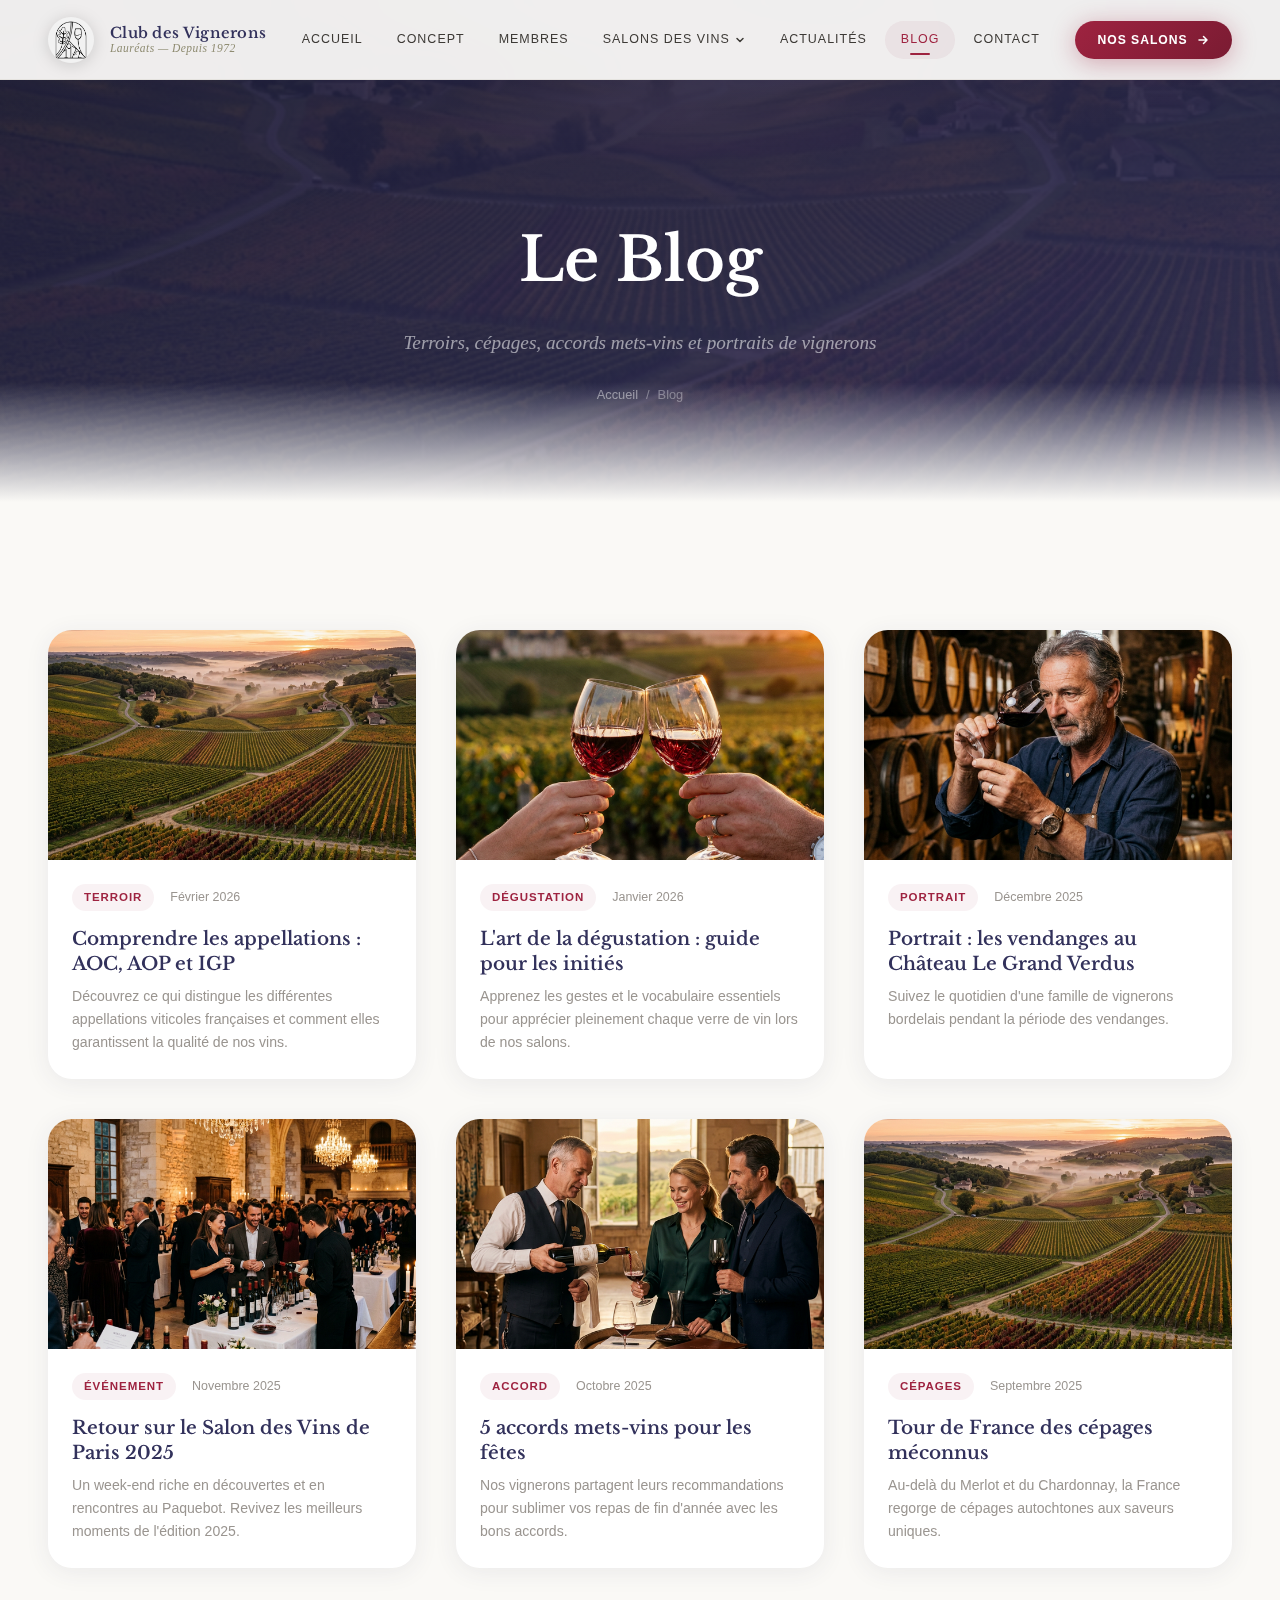
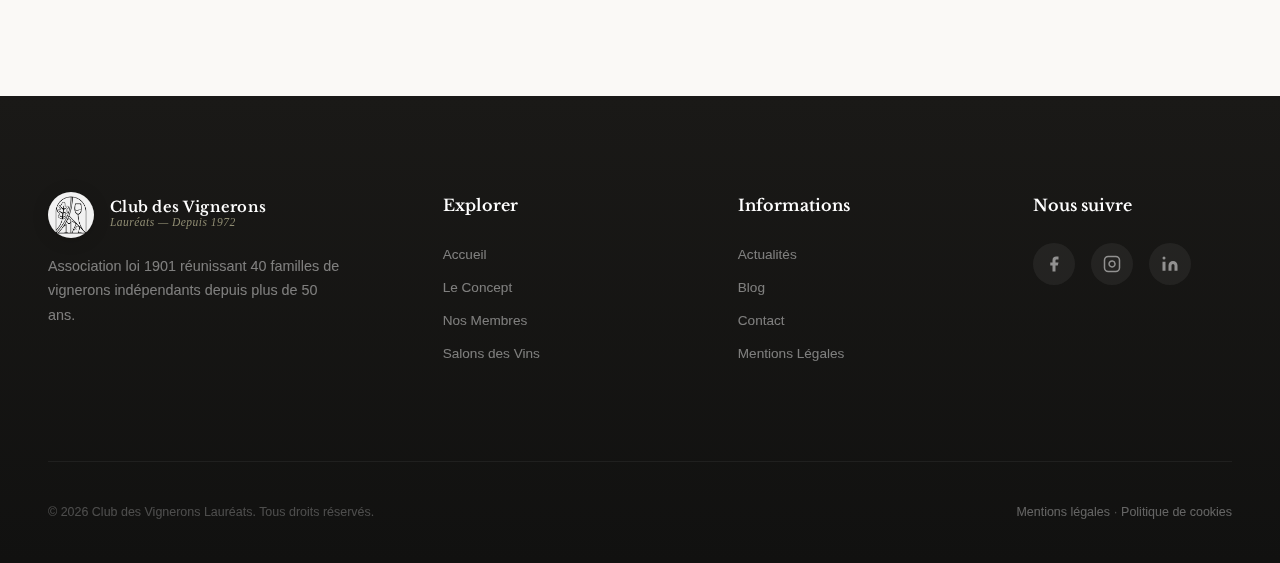
<file: pages/blog.html>
﻿<!DOCTYPE html>
<html lang="fr">

<head>
  <meta charset="utf-8" />
  <meta name="viewport" content="width=device-width, initial-scale=1" />
  <title>Blog — Club des Vignerons Lauréats</title>
  <meta name="description"
    content="Découvrez nos articles sur le monde du vin, les terroirs et les vignerons du Club." />
  <meta name="theme-color" content="#32315b" />
  <link rel="preconnect" href="https://fonts.gstatic.com" crossorigin />
  <link rel="preconnect" href="https://fonts.googleapis.com" />
  <link rel="stylesheet" href="../src/styles/cvl.css" />
</head>

<body>

  <!-- Header -->
  <header class="site-header" id="site-header">
    <div class="header__inner">
      <a href="../index.html" class="header__logo" aria-label="Accueil">
        <img class="header__logo-img" src="../assets/images/cvl/logo-crest.png" alt="CVL" />
        <div class="header__logo-text">
          <span class="header__logo-name">Club des Vignerons</span>
          <span class="header__logo-sub">Lauréats — Depuis 1972</span>
        </div>
      </a>
      <nav class="main-nav" aria-label="Navigation principale">
        <ul class="nav-list">
          <li><a href="../index.html" class="nav-link">Accueil</a></li>
          <li><a href="concept.html" class="nav-link">Concept</a></li>
          <li><a href="membres.html" class="nav-link">Membres</a></li>
          <li class="nav-dropdown">
            <a href="salons.html" class="nav-link nav-dropdown-toggle">Salons des Vins
              <svg class="chevron" width="12" height="12" viewBox="0 0 12 12" fill="none">
                <path d="M3 4.5L6 7.5L9 4.5" stroke="currentColor" stroke-width="1.5" stroke-linecap="round"
                  stroke-linejoin="round" />
              </svg>
            </a>
            <ul class="nav-dropdown-menu">
              <li><a href="salon-paris.html" class="nav-dropdown-link">🏛 Paris</a></li>
              <li><a href="salon-nantes.html" class="nav-dropdown-link">🏰 Nantes</a></li>
              <li><a href="salon-toulouse.html" class="nav-dropdown-link">🌹 Toulouse</a></li>
            </ul>
          </li>
          <li><a href="actualites.html" class="nav-link">Actualités</a></li>
          <li><a href="blog.html" class="nav-link is-active">Blog</a></li>
          <li><a href="contact.html" class="nav-link">Contact</a></li>
        </ul>
      </nav>
      <div class="header__cta">
        <a href="salons.html" class="btn btn--primary btn--sm">Nos Salons
          <svg width="14" height="14" viewBox="0 0 14 14" fill="none">
            <path d="M3 7H11M11 7L7.5 3.5M11 7L7.5 10.5" stroke="currentColor" stroke-width="1.5" stroke-linecap="round"
              stroke-linejoin="round" />
          </svg>
        </a>
        <button class="mobile-toggle" id="mobile-toggle" aria-label="Menu" aria-expanded="false">
          <span></span><span></span><span></span>
        </button>
      </div>
    </div>
  </header>

  <!-- Mobile Menu -->
  <div class="mobile-menu" id="mobile-menu" aria-hidden="true">
    <ul class="mobile-menu__links">
      <li><a href="../index.html" class="mobile-menu__link">Accueil</a></li>
      <li><a href="concept.html" class="mobile-menu__link">Concept</a></li>
      <li><a href="membres.html" class="mobile-menu__link">Membres</a></li>
      <li><a href="salons.html" class="mobile-menu__link">Salons des Vins</a></li>
      <li><a href="actualites.html" class="mobile-menu__link">Actualités</a></li>
      <li><a href="blog.html" class="mobile-menu__link">Blog</a></li>
      <li><a href="contact.html" class="mobile-menu__link">Contact</a></li>
    </ul>
  </div>

  <main id="main">

    <!-- Page Hero -->
    <section class="page-hero">
      <div class="page-hero__bg">
        <img src="../assets/images/cvl/vineyard.png" alt="Vignoble" />
      </div>
      <div class="container page-hero__content">
        <h1 class="page-hero__title">Le Blog</h1>
        <p class="page-hero__desc">Terroirs, cépages, accords mets-vins et portraits de vignerons</p>
        <nav class="page-hero__breadcrumb" aria-label="Fil d'Ariane">
          <a href="../index.html">Accueil</a>
          <span>/</span>
          <span>Blog</span>
        </nav>
      </div>
    </section>

    <!-- Blog Grid -->
    <section class="section">
      <div class="container">
        <div class="blog-grid stagger">

          <article class="blog-card">
            <div class="blog-card__image">
              <img src="../assets/images/cvl/vineyard.png" alt="Le terroir en Bourgogne" loading="lazy" />
            </div>
            <div class="blog-card__body">
              <div class="blog-card__meta">
                <span class="blog-card__tag">Terroir</span>
                <span class="blog-card__date">Février 2026</span>
              </div>
              <h3 class="blog-card__title">Comprendre les appellations : AOC, AOP et IGP</h3>
              <p class="blog-card__excerpt">Découvrez ce qui distingue les différentes appellations viticoles françaises
                et comment elles garantissent la qualité de nos vins.</p>
            </div>
          </article>

          <article class="blog-card">
            <div class="blog-card__image">
              <img src="../assets/images/cvl/concept-hero.png" alt="Dégustation" loading="lazy" />
            </div>
            <div class="blog-card__body">
              <div class="blog-card__meta">
                <span class="blog-card__tag">Dégustation</span>
                <span class="blog-card__date">Janvier 2026</span>
              </div>
              <h3 class="blog-card__title">L'art de la dégustation : guide pour les initiés</h3>
              <p class="blog-card__excerpt">Apprenez les gestes et le vocabulaire essentiels pour apprécier pleinement
                chaque verre de vin lors de nos salons.</p>
            </div>
          </article>

          <article class="blog-card">
            <div class="blog-card__image">
              <img src="../assets/images/cvl/vigneron.png" alt="Portrait vigneron" loading="lazy" />
            </div>
            <div class="blog-card__body">
              <div class="blog-card__meta">
                <span class="blog-card__tag">Portrait</span>
                <span class="blog-card__date">Décembre 2025</span>
              </div>
              <h3 class="blog-card__title">Portrait : les vendanges au Château Le Grand Verdus</h3>
              <p class="blog-card__excerpt">Suivez le quotidien d'une famille de vignerons bordelais pendant la période
                des vendanges.</p>
            </div>
          </article>

          <article class="blog-card">
            <div class="blog-card__image">
              <img src="../assets/images/cvl/salon-event.png" alt="Salon des vins" loading="lazy" />
            </div>
            <div class="blog-card__body">
              <div class="blog-card__meta">
                <span class="blog-card__tag">Événement</span>
                <span class="blog-card__date">Novembre 2025</span>
              </div>
              <h3 class="blog-card__title">Retour sur le Salon des Vins de Paris 2025</h3>
              <p class="blog-card__excerpt">Un week-end riche en découvertes et en rencontres au Paquebot. Revivez les
                meilleurs moments de l'édition 2025.</p>
            </div>
          </article>

          <article class="blog-card">
            <div class="blog-card__image">
              <img src="../assets/images/cvl/hero-banner.png" alt="Accords mets-vins" loading="lazy" />
            </div>
            <div class="blog-card__body">
              <div class="blog-card__meta">
                <span class="blog-card__tag">Accord</span>
                <span class="blog-card__date">Octobre 2025</span>
              </div>
              <h3 class="blog-card__title">5 accords mets-vins pour les fêtes</h3>
              <p class="blog-card__excerpt">Nos vignerons partagent leurs recommandations pour sublimer vos repas de fin
                d'année avec les bons accords.</p>
            </div>
          </article>

          <article class="blog-card">
            <div class="blog-card__image">
              <img src="../assets/images/cvl/vineyard.png" alt="Cépages" loading="lazy" />
            </div>
            <div class="blog-card__body">
              <div class="blog-card__meta">
                <span class="blog-card__tag">Cépages</span>
                <span class="blog-card__date">Septembre 2025</span>
              </div>
              <h3 class="blog-card__title">Tour de France des cépages méconnus</h3>
              <p class="blog-card__excerpt">Au-delà du Merlot et du Chardonnay, la France regorge de cépages autochtones
                aux saveurs uniques.</p>
            </div>
          </article>

        </div>
      </div>
    </section>

  </main>

  <!-- Footer -->
  <footer class="site-footer">
    <div class="container">
      <div class="footer__grid">
        <div class="footer__col">
          <a href="../index.html" class="header__logo" style="margin-bottom: var(--space-sm);">
            <img class="header__logo-img" src="../assets/images/cvl/logo-crest.png" alt="CVL" />
            <div class="header__logo-text">
              <span class="header__logo-name" style="color: #fff;">Club des Vignerons</span>
              <span class="header__logo-sub">Lauréats — Depuis 1972</span>
            </div>
          </a>
          <p class="footer__brand-text">Association loi 1901 réunissant 40 familles de vignerons indépendants depuis
            plus de 50 ans.</p>
        </div>
        <div class="footer__col">
          <h4 class="footer__heading">Explorer</h4>
          <div class="footer__links">
            <a href="../index.html" class="footer__link">Accueil</a>
            <a href="concept.html" class="footer__link">Le Concept</a>
            <a href="membres.html" class="footer__link">Nos Membres</a>
            <a href="salons.html" class="footer__link">Salons des Vins</a>
          </div>
        </div>
        <div class="footer__col">
          <h4 class="footer__heading">Informations</h4>
          <div class="footer__links">
            <a href="actualites.html" class="footer__link">Actualités</a>
            <a href="blog.html" class="footer__link">Blog</a>
            <a href="contact.html" class="footer__link">Contact</a>
            <a href="mentions-legales.html" class="footer__link">Mentions Légales</a>
          </div>
        </div>
        <div class="footer__col">
          <h4 class="footer__heading">Nous suivre</h4>
          <div class="footer__social">
            <a href="https://www.facebook.com/clubvigneronslaureats/" target="_blank" rel="noopener"
              class="footer__social-link" aria-label="Facebook">
              <svg width="18" height="18" viewBox="0 0 24 24" fill="currentColor">
                <path d="M18 2h-3a5 5 0 0 0-5 5v3H7v4h3v8h4v-8h3l1-4h-4V7a1 1 0 0 1 1-1h3z" />
              </svg>
            </a>
            <a href="https://www.instagram.com/clubvigneronslaureats/" target="_blank" rel="noopener"
              class="footer__social-link" aria-label="Instagram">
              <svg width="18" height="18" viewBox="0 0 24 24" fill="none" stroke="currentColor" stroke-width="2">
                <rect x="2" y="2" width="20" height="20" rx="5" ry="5" />
                <path d="M16 11.37A4 4 0 1 1 12.63 8 4 4 0 0 1 16 11.37z" />
                <line x1="17.5" y1="6.5" x2="17.51" y2="6.5" />
              </svg>
            </a>
            <a href="https://www.linkedin.com/company/club-des-vignerons-laureats/" target="_blank" rel="noopener"
              class="footer__social-link" aria-label="LinkedIn">
              <svg width="18" height="18" viewBox="0 0 24 24" fill="currentColor">
                <path d="M16 8a6 6 0 0 1 6 6v7h-4v-7a2 2 0 0 0-2-2 2 2 0 0 0-2 2v7h-4v-7a6 6 0 0 1 6-6z" />
                <rect x="2" y="9" width="4" height="12" />
                <circle cx="4" cy="4" r="2" />
              </svg>
            </a>
          </div>
        </div>
      </div>
      <div class="footer__bottom">
        <p>© 2026 Club des Vignerons Lauréats. Tous droits réservés.</p>
        <div><a href="mentions-legales.html">Mentions légales</a> · <a href="#">Politique de cookies</a></div>
      </div>
    </div>
  </footer>

  <script src="../src/scripts/cvl.js"></script>
</body>

</html>
</file>
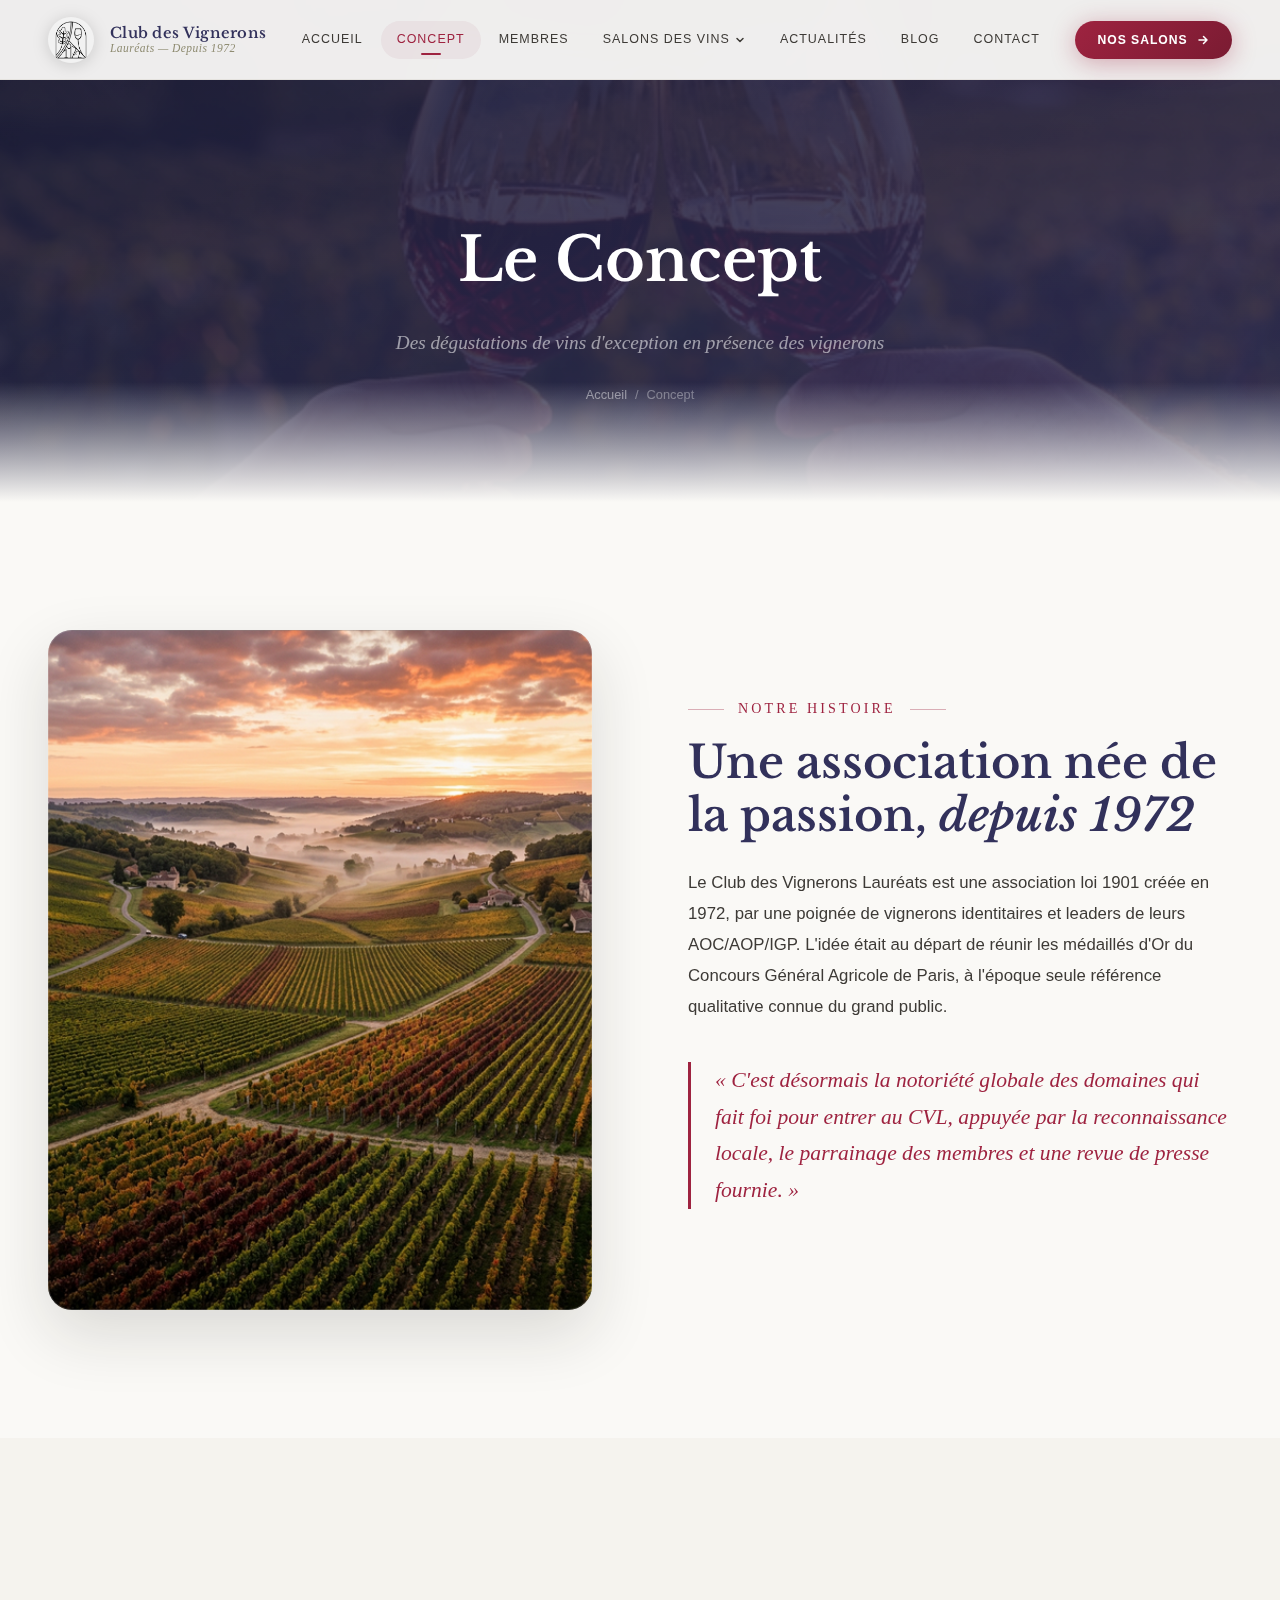
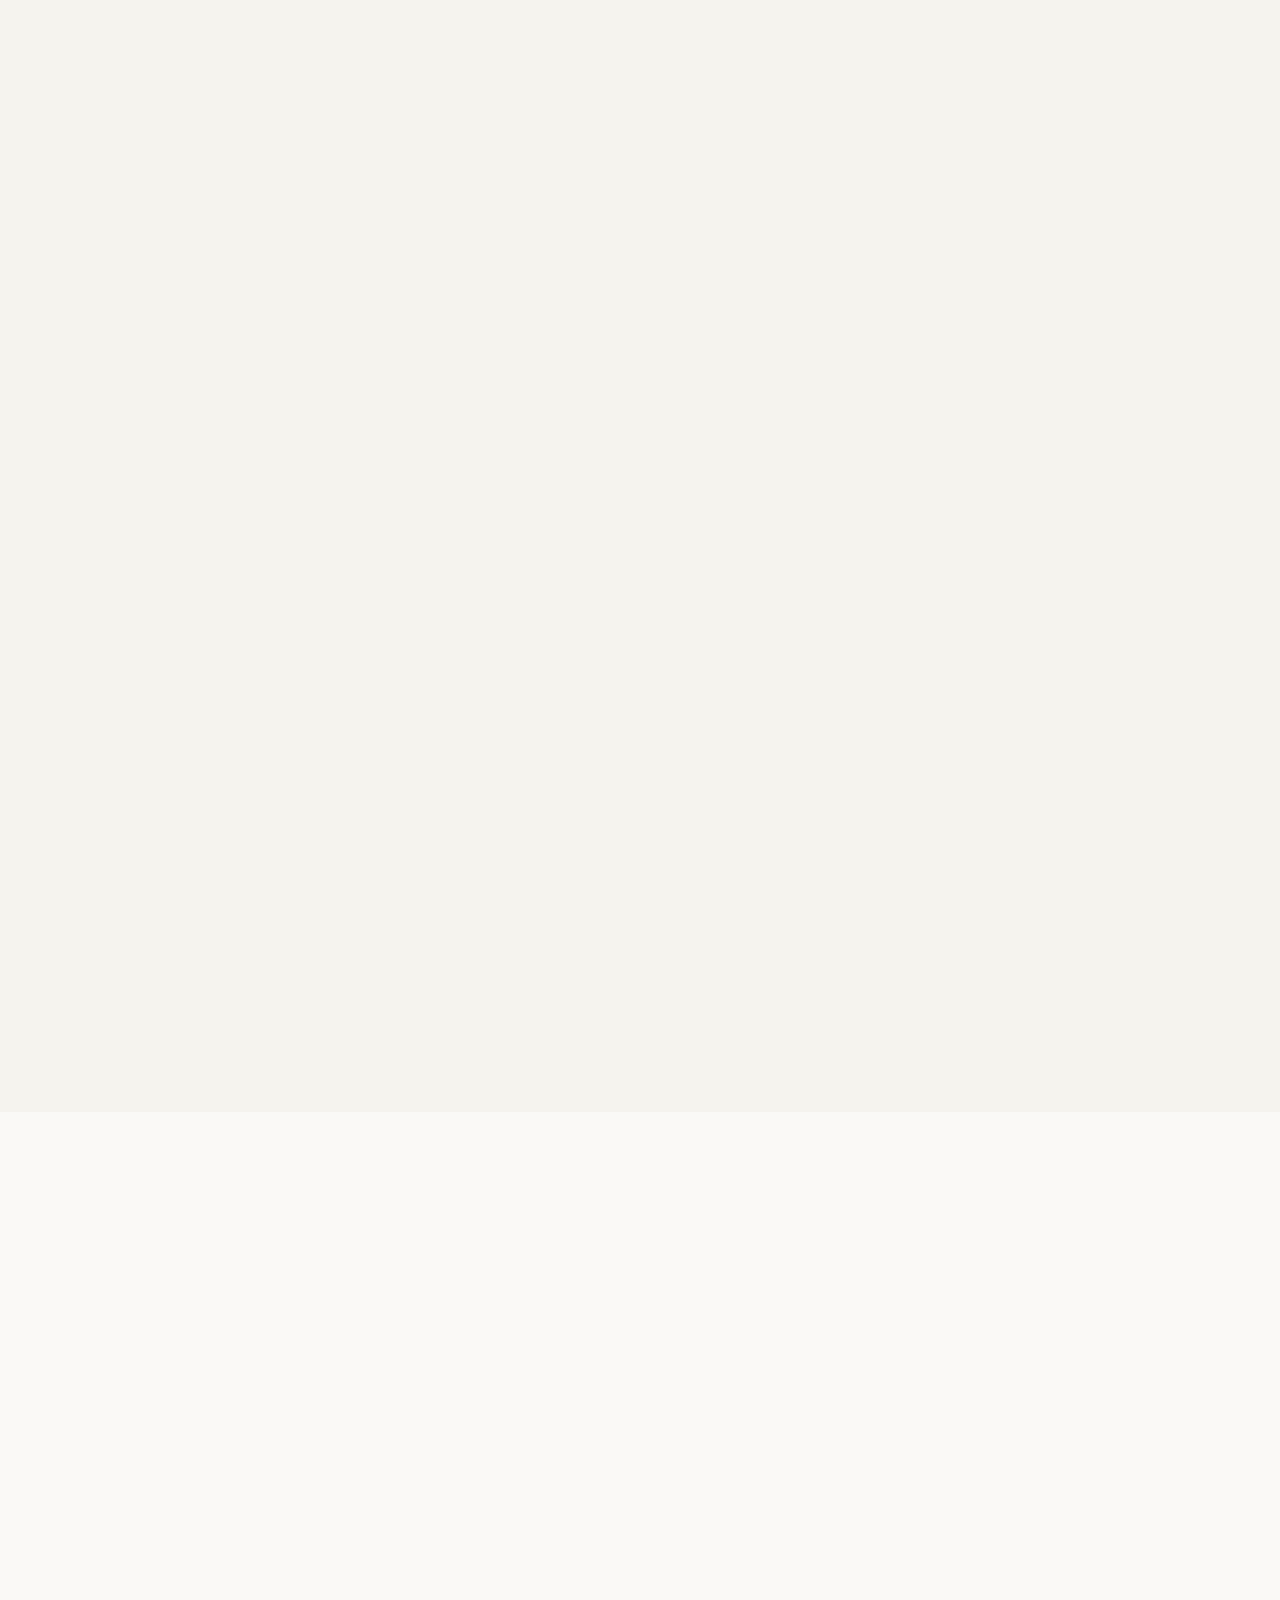
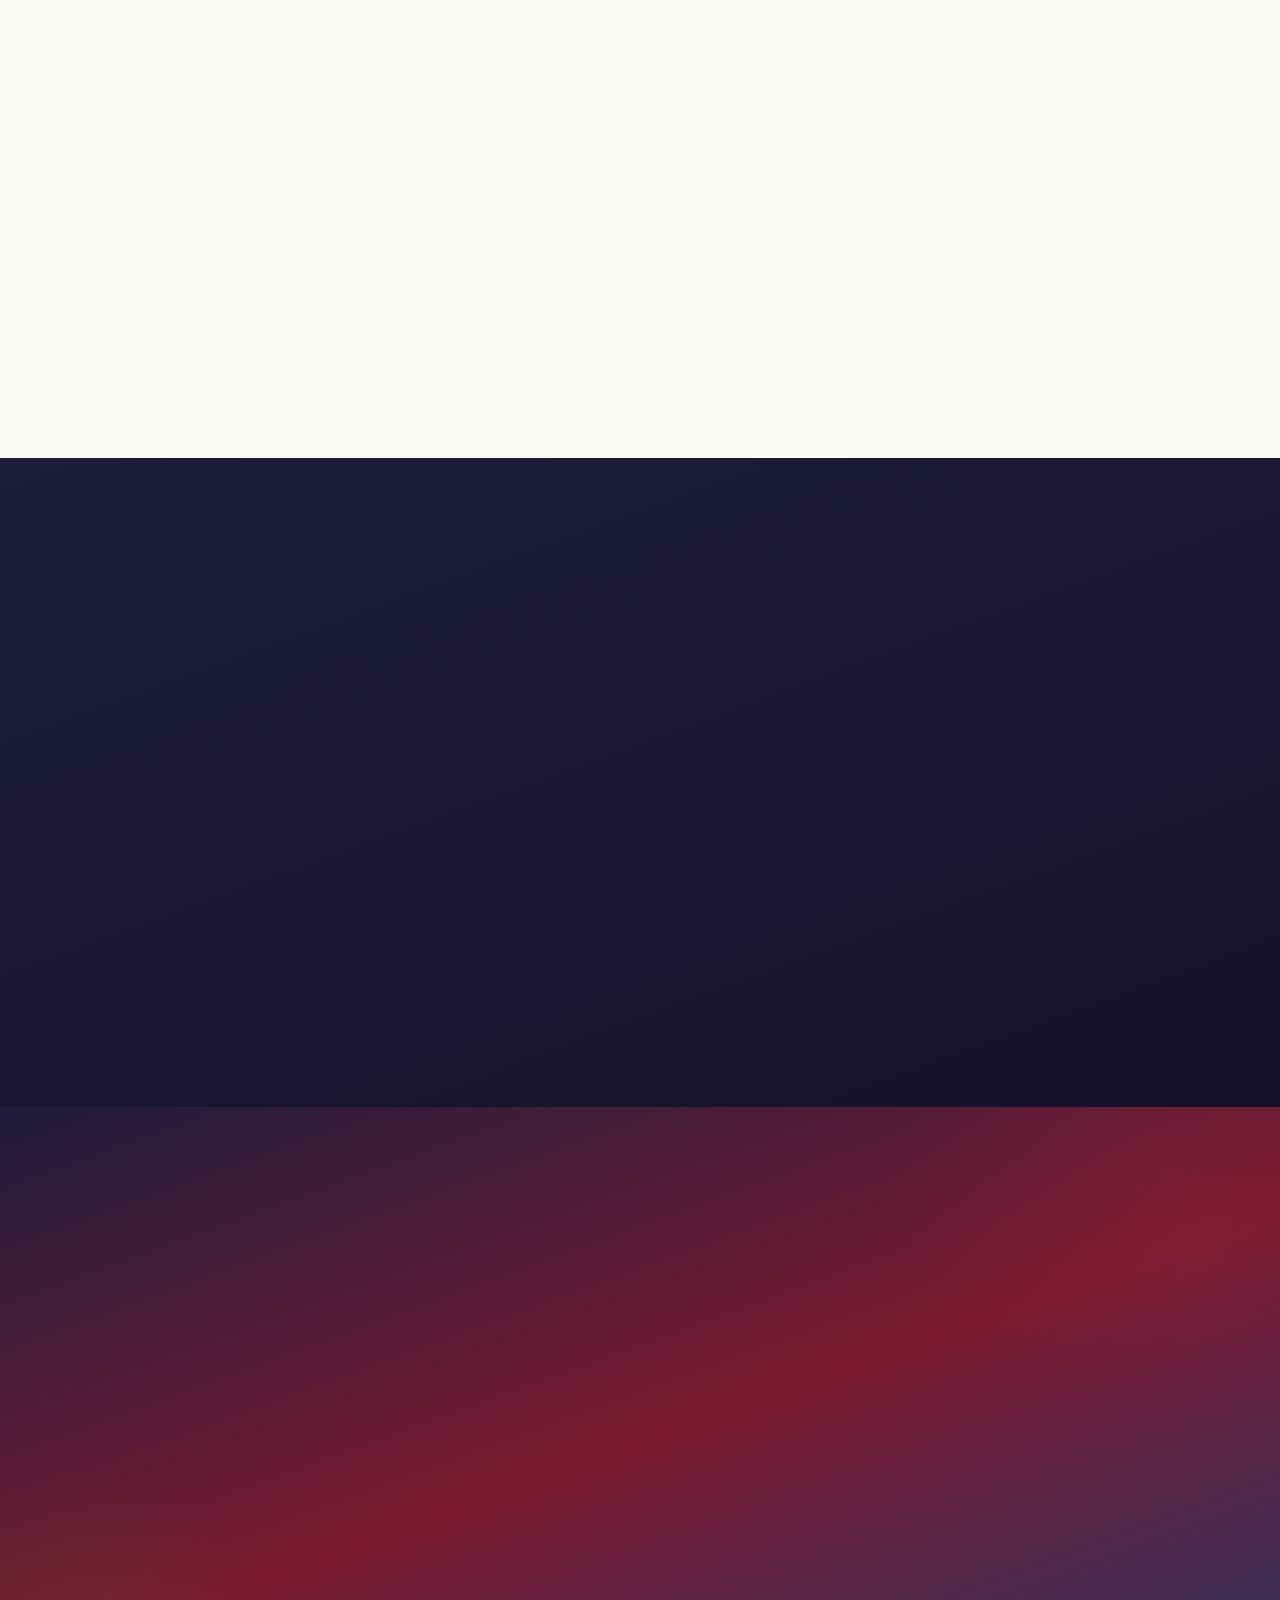
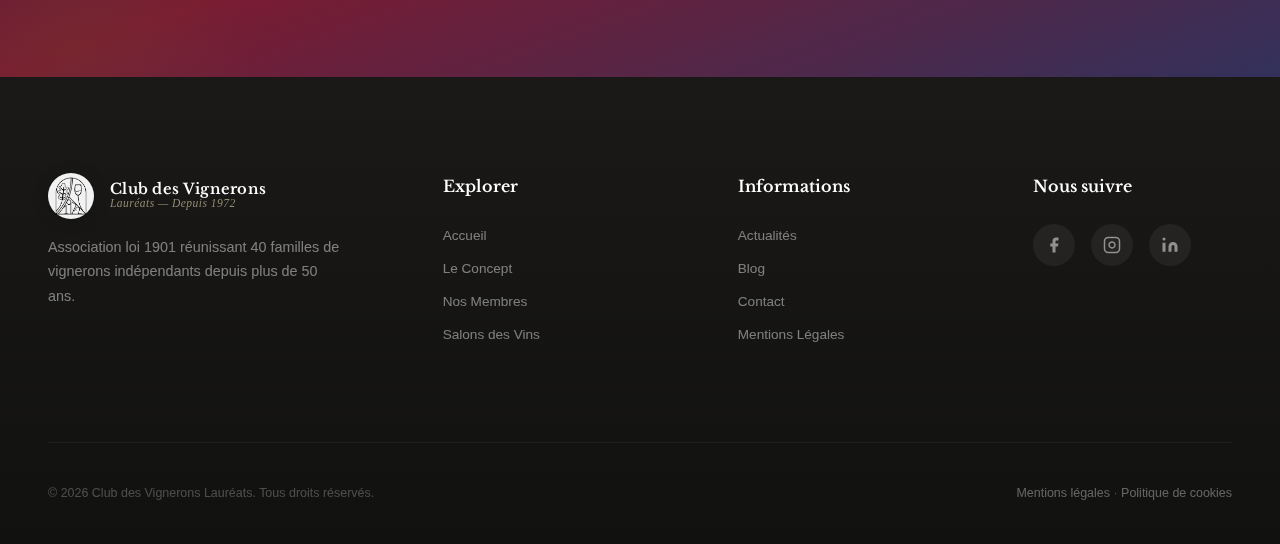
<file: pages/concept.html>
<!DOCTYPE html>
<html lang="fr">

<head>
    <meta charset="utf-8" />
    <meta name="viewport" content="width=device-width, initial-scale=1" />
    <title>Le Concept — Club des Vignerons Lauréats</title>
    <meta name="description"
        content="Découvrez le Concept du Club des Vignerons Lauréats : une Dégustation de Vins primés en Présence des Producteurs." />
    <meta name="theme-color" content="#32315b" />
    <link rel="preconnect" href="https://fonts.gstatic.com" crossorigin />
    <link rel="preconnect" href="https://fonts.googleapis.com" />
    <link rel="stylesheet" href="../src/styles/cvl.css" />
</head>

<body>

    <!-- Header -->
    <header class="site-header" id="site-header">
        <div class="header__inner">
            <a href="../index.html" class="header__logo" aria-label="Accueil">
                <img class="header__logo-img" src="../assets/images/cvl/logo-crest.png" alt="CVL" />
                <div class="header__logo-text">
                    <span class="header__logo-name">Club des Vignerons</span>
                    <span class="header__logo-sub">Lauréats — Depuis 1972</span>
                </div>
            </a>
            <nav class="main-nav" aria-label="Navigation principale">
                <ul class="nav-list">
                    <li><a href="../index.html" class="nav-link">Accueil</a></li>
                    <li><a href="concept.html" class="nav-link is-active">Concept</a></li>
                    <li><a href="membres.html" class="nav-link">Membres</a></li>
                    <li class="nav-dropdown">
                        <a href="salons.html" class="nav-link nav-dropdown-toggle">
                            Salons des Vins
                            <svg class="chevron" width="12" height="12" viewBox="0 0 12 12" fill="none">
                                <path d="M3 4.5L6 7.5L9 4.5" stroke="currentColor" stroke-width="1.5"
                                    stroke-linecap="round" stroke-linejoin="round" />
                            </svg>
                        </a>
                        <ul class="nav-dropdown-menu">
                            <li><a href="salon-paris.html" class="nav-dropdown-link">🏛 Paris</a></li>
                            <li><a href="salon-nantes.html" class="nav-dropdown-link">🏰 Nantes</a></li>
                            <li><a href="salon-toulouse.html" class="nav-dropdown-link">🌹 Toulouse</a></li>
                        </ul>
                    </li>
                    <li><a href="actualites.html" class="nav-link">Actualités</a></li>
                    <li><a href="blog.html" class="nav-link">Blog</a></li>
                    <li><a href="contact.html" class="nav-link">Contact</a></li>
                </ul>
            </nav>
            <div class="header__cta">
                <a href="salons.html" class="btn btn--primary btn--sm">Nos Salons
                    <svg width="14" height="14" viewBox="0 0 14 14" fill="none">
                        <path d="M3 7H11M11 7L7.5 3.5M11 7L7.5 10.5" stroke="currentColor" stroke-width="1.5"
                            stroke-linecap="round" stroke-linejoin="round" />
                    </svg>
                </a>
                <button class="mobile-toggle" id="mobile-toggle" aria-label="Menu" aria-expanded="false">
                    <span></span><span></span><span></span>
                </button>
            </div>
        </div>
    </header>

    <!-- Mobile Menu -->
    <div class="mobile-menu" id="mobile-menu" aria-hidden="true">
        <ul class="mobile-menu__links">
            <li><a href="../index.html" class="mobile-menu__link">Accueil</a></li>
            <li><a href="concept.html" class="mobile-menu__link">Concept</a></li>
            <li><a href="membres.html" class="mobile-menu__link">Membres</a></li>
            <li><a href="salons.html" class="mobile-menu__link">Salons des Vins</a></li>
            <li><a href="actualites.html" class="mobile-menu__link">Actualités</a></li>
            <li><a href="blog.html" class="mobile-menu__link">Blog</a></li>
            <li><a href="contact.html" class="mobile-menu__link">Contact</a></li>
        </ul>
        <div class="mobile-menu__footer">
            <div class="mobile-menu__social">
                <a href="https://www.facebook.com/clubvigneronslaureats/" target="_blank" rel="noopener">Facebook</a>
                <a href="https://www.instagram.com/clubvigneronslaureats/" target="_blank" rel="noopener">Instagram</a>
                <a href="https://www.linkedin.com/company/club-des-vignerons-laureats/" target="_blank"
                    rel="noopener">LinkedIn</a>
            </div>
        </div>
    </div>

    <main id="main">

        <!-- Page Hero -->
        <section class="page-hero">
            <div class="page-hero__bg">
                <img src="../assets/images/cvl/concept-hero.png" alt="Dégustation de vin" />
            </div>
            <div class="container page-hero__content">
                <h1 class="page-hero__title">Le Concept</h1>
                <p class="page-hero__desc">Des dégustations de vins d'exception en présence des vignerons</p>
                <nav class="page-hero__breadcrumb" aria-label="Fil d'Ariane">
                    <a href="../index.html">Accueil</a>
                    <span>/</span>
                    <span>Concept</span>
                </nav>
            </div>
        </section>

        <!-- History -->
        <section class="section">
            <div class="container">
                <div class="about-split">
                    <div class="about-split__image reveal-left">
                        <img src="../assets/images/cvl/vineyard.png" alt="Vignoble au coucher du soleil" />
                        <div class="about-split__accent"></div>
                    </div>
                    <div class="about-split__text reveal-right">
                        <span class="section__eyebrow" style="justify-content: flex-start;">Notre Histoire</span>
                        <h2>Une association née de la passion, <em>depuis 1972</em></h2>
                        <p>
                            Le Club des Vignerons Lauréats est une association loi 1901 créée en 1972, par une poignée
                            de
                            vignerons identitaires et leaders de leurs AOC/AOP/IGP. L'idée était au départ de réunir les
                            médaillés d'Or du Concours Général Agricole de Paris, à l'époque seule référence qualitative
                            connue du grand public.
                        </p>
                        <blockquote>
                            « C'est désormais la notoriété globale des domaines qui fait foi pour entrer au CVL, appuyée
                            par
                            la reconnaissance locale, le parrainage des membres et une revue de presse fournie. »
                        </blockquote>
                    </div>
                </div>
            </div>
        </section>

        <!-- Features -->
        <section class="section section--cream">
            <div class="container">
                <div class="section__header reveal">
                    <span class="section__eyebrow">Nos engagements</span>
                    <h2 class="section__title">Des producteurs viticoles dévoilant leur savoir-faire</h2>
                    <p class="section__subtitle">Chaque région viticole française est représentée par plusieurs domaines
                        de renom</p>
                </div>

                <div class="about-split" style="margin-top: var(--space-xl);">
                    <div class="about-split__text reveal-left">
                        <h2>Un contact direct avec les vignerons</h2>
                        <p>
                            Chaque région viticole française est représentée par plusieurs domaines qui offrent des vins
                            de tous les styles :
                            secs, liquoreux, effervescents, mutés ou encore spiritueux.
                        </p>
                        <p>
                            À travers les salons de vins dédiés aux particuliers trois week-ends par an, nos vignerons
                            mettent un point
                            d'honneur à rendre accessible cette diversité. Ils créent un contact direct avec les
                            amateurs et curieux de
                            vins de toute la France.
                        </p>
                        <p>
                            Les 40 familles de vignerons qui font le CVL sont des références de leurs régions viticoles.
                            De génération en
                            génération, ils se déplacent, en personne, dans des lieux d'exception pour faire découvrir
                            leurs nectars
                            et les valeurs qui unissent notre Club depuis 50 ans.
                        </p>
                    </div>
                    <div class="about-split__image reveal-right">
                        <img src="../assets/images/cvl/vigneron.png" alt="Vigneron dans sa cave" />
                    </div>
                </div>
            </div>
        </section>

        <!-- Art de Vivre -->
        <section class="section">
            <div class="container">
                <div class="section__header reveal">
                    <span class="section__eyebrow">L'Expérience</span>
                    <h2 class="section__title">Des dégustations mêlant élégance et convivialité</h2>
                    <p class="section__subtitle">Notre association incarne tout un art de vivre à la française</p>
                </div>

                <div class="features-grid stagger">
                    <div class="feature-card">
                        <div class="feature-card__icon">
                            <svg width="24" height="24" viewBox="0 0 24 24" fill="none" stroke="currentColor"
                                stroke-width="2">
                                <path
                                    d="M20.84 4.61a5.5 5.5 0 0 0-7.78 0L12 5.67l-1.06-1.06a5.5 5.5 0 0 0-7.78 7.78l1.06 1.06L12 21.23l7.78-7.78 1.06-1.06a5.5 5.5 0 0 0 0-7.78z" />
                            </svg>
                        </div>
                        <h3>Authenticité & Convivialité</h3>
                        <p>Une expérience authentique et conviviale à découvrir lors des dégustations du Club.</p>
                    </div>

                    <div class="feature-card">
                        <div class="feature-card__icon">
                            <svg width="24" height="24" viewBox="0 0 24 24" fill="none" stroke="currentColor"
                                stroke-width="2">
                                <path d="M3 9l9-7 9 7v11a2 2 0 0 1-2 2H5a2 2 0 0 1-2-2z" />
                                <polyline points="9 22 9 12 15 12 15 22" />
                            </svg>
                        </div>
                        <h3>Lieux d'Exception</h3>
                        <p>Des lieux cosy, où l'on prend le temps et le plaisir de savourer, goûter, échanger.</p>
                    </div>

                    <div class="feature-card">
                        <div class="feature-card__icon">
                            <svg width="24" height="24" viewBox="0 0 24 24" fill="none" stroke="currentColor"
                                stroke-width="2">
                                <path d="M17 21v-2a4 4 0 0 0-4-4H5a4 4 0 0 0-4 4v2" />
                                <circle cx="9" cy="7" r="4" />
                                <path d="M23 21v-2a4 4 0 0 0-3-3.87" />
                                <path d="M16 3.13a4 4 0 0 1 0 7.75" />
                            </svg>
                        </div>
                        <h3>Exposants Sélectionnés</h3>
                        <p>Un nombre d'exposants limité, un vrai groupe d'amis de viticulteurs et vignerons
                            indépendants.</p>
                    </div>

                    <div class="feature-card">
                        <div class="feature-card__icon">
                            <svg width="24" height="24" viewBox="0 0 24 24" fill="none" stroke="currentColor"
                                stroke-width="2">
                                <path
                                    d="M12 2L15.09 8.26L22 9.27L17 14.14L18.18 21.02L12 17.77L5.82 21.02L7 14.14L2 9.27L8.91 8.26L12 2Z" />
                            </svg>
                        </div>
                        <h3>Qualité de Service</h3>
                        <p>Des services complémentaires pour offrir la meilleure expérience possible à chaque visiteur.
                        </p>
                    </div>
                </div>
            </div>
        </section>

        <!-- Values -->
        <section class="section section--dark">
            <div class="container">
                <div class="section__header reveal">
                    <span class="section__eyebrow">Nos Valeurs</span>
                    <h2 class="section__title">Ce qui unit nos vignerons</h2>
                </div>
                <div class="stats-row reveal">
                    <div class="stat-item">
                        <div class="stat-number" style="font-size: 2rem;">🤝</div>
                        <div class="stat-label">Bienveillance</div>
                    </div>
                    <div class="stat-item">
                        <div class="stat-number" style="font-size: 2rem;">💪</div>
                        <div class="stat-label">Solidarité</div>
                    </div>
                    <div class="stat-item">
                        <div class="stat-number" style="font-size: 2rem;">🎁</div>
                        <div class="stat-label">Générosité</div>
                    </div>
                    <div class="stat-item">
                        <div class="stat-number" style="font-size: 2rem;">🥂</div>
                        <div class="stat-label">Convivialité</div>
                    </div>
                </div>
            </div>
        </section>

        <!-- CTA -->
        <section class="newsletter">
            <div class="container">
                <div class="newsletter__inner reveal">
                    <h2 class="newsletter__title">Venez rencontrer nos vignerons</h2>
                    <p class="newsletter__desc">
                        Découvrez nos prochains salons des vins et inscrivez-vous pour recevoir votre invitation
                        gratuite.
                    </p>
                    <div style="display: flex; gap: var(--space-sm); justify-content: center; flex-wrap: wrap;">
                        <a href="salons.html" class="btn btn--ghost btn--lg">Nos prochains salons</a>
                        <a href="contact.html" class="btn btn--sage btn--lg">Nous contacter</a>
                    </div>
                </div>
            </div>
        </section>

    </main>

    <!-- Footer -->
    <footer class="site-footer">
        <div class="container">
            <div class="footer__grid">
                <div class="footer__col">
                    <a href="../index.html" class="header__logo" style="margin-bottom: var(--space-sm);">
                        <img class="header__logo-img" src="../assets/images/cvl/logo-crest.png" alt="CVL" />
                        <div class="header__logo-text">
                            <span class="header__logo-name" style="color: #fff;">Club des Vignerons</span>
                            <span class="header__logo-sub">Lauréats — Depuis 1972</span>
                        </div>
                    </a>
                    <p class="footer__brand-text">Association loi 1901 réunissant 40 familles de vignerons indépendants
                        depuis plus de 50 ans.</p>
                </div>
                <div class="footer__col">
                    <h4 class="footer__heading">Explorer</h4>
                    <div class="footer__links">
                        <a href="../index.html" class="footer__link">Accueil</a>
                        <a href="concept.html" class="footer__link">Le Concept</a>
                        <a href="membres.html" class="footer__link">Nos Membres</a>
                        <a href="salons.html" class="footer__link">Salons des Vins</a>
                    </div>
                </div>
                <div class="footer__col">
                    <h4 class="footer__heading">Informations</h4>
                    <div class="footer__links">
                        <a href="actualites.html" class="footer__link">Actualités</a>
                        <a href="blog.html" class="footer__link">Blog</a>
                        <a href="contact.html" class="footer__link">Contact</a>
                        <a href="mentions-legales.html" class="footer__link">Mentions Légales</a>
                    </div>
                </div>
                <div class="footer__col">
                    <h4 class="footer__heading">Nous suivre</h4>
                    <div class="footer__social">
                        <a href="https://www.facebook.com/clubvigneronslaureats/" target="_blank" rel="noopener"
                            class="footer__social-link" aria-label="Facebook">
                            <svg width="18" height="18" viewBox="0 0 24 24" fill="currentColor">
                                <path d="M18 2h-3a5 5 0 0 0-5 5v3H7v4h3v8h4v-8h3l1-4h-4V7a1 1 0 0 1 1-1h3z" />
                            </svg>
                        </a>
                        <a href="https://www.instagram.com/clubvigneronslaureats/" target="_blank" rel="noopener"
                            class="footer__social-link" aria-label="Instagram">
                            <svg width="18" height="18" viewBox="0 0 24 24" fill="none" stroke="currentColor"
                                stroke-width="2">
                                <rect x="2" y="2" width="20" height="20" rx="5" ry="5" />
                                <path d="M16 11.37A4 4 0 1 1 12.63 8 4 4 0 0 1 16 11.37z" />
                                <line x1="17.5" y1="6.5" x2="17.51" y2="6.5" />
                            </svg>
                        </a>
                        <a href="https://www.linkedin.com/company/club-des-vignerons-laureats/" target="_blank"
                            rel="noopener" class="footer__social-link" aria-label="LinkedIn">
                            <svg width="18" height="18" viewBox="0 0 24 24" fill="currentColor">
                                <path
                                    d="M16 8a6 6 0 0 1 6 6v7h-4v-7a2 2 0 0 0-2-2 2 2 0 0 0-2 2v7h-4v-7a6 6 0 0 1 6-6z" />
                                <rect x="2" y="9" width="4" height="12" />
                                <circle cx="4" cy="4" r="2" />
                            </svg>
                        </a>
                    </div>
                </div>
            </div>
            <div class="footer__bottom">
                <p>© 2026 Club des Vignerons Lauréats. Tous droits réservés.</p>
                <div>
                    <a href="mentions-legales.html">Mentions légales</a> · <a href="#">Politique de cookies</a>
                </div>
            </div>
        </div>
    </footer>

    <script src="../src/scripts/cvl.js"></script>
</body>

</html>
</file>
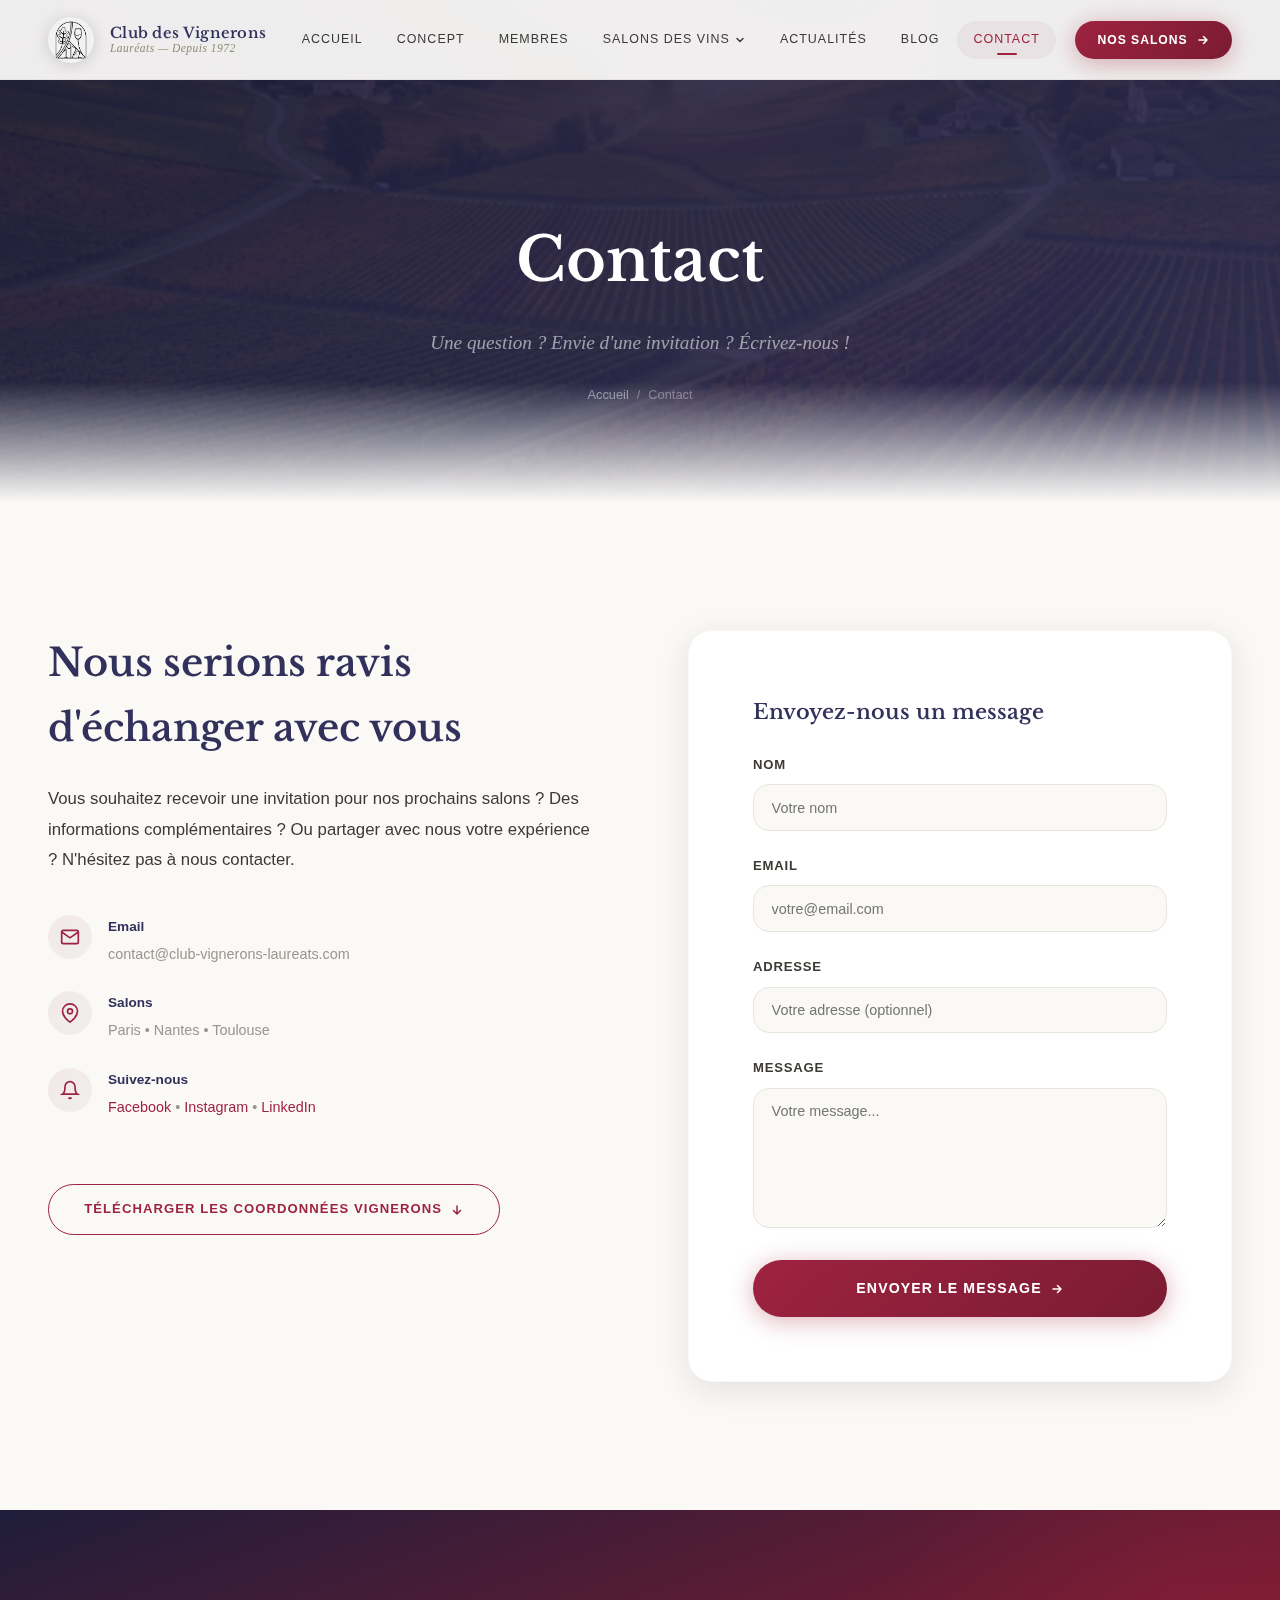
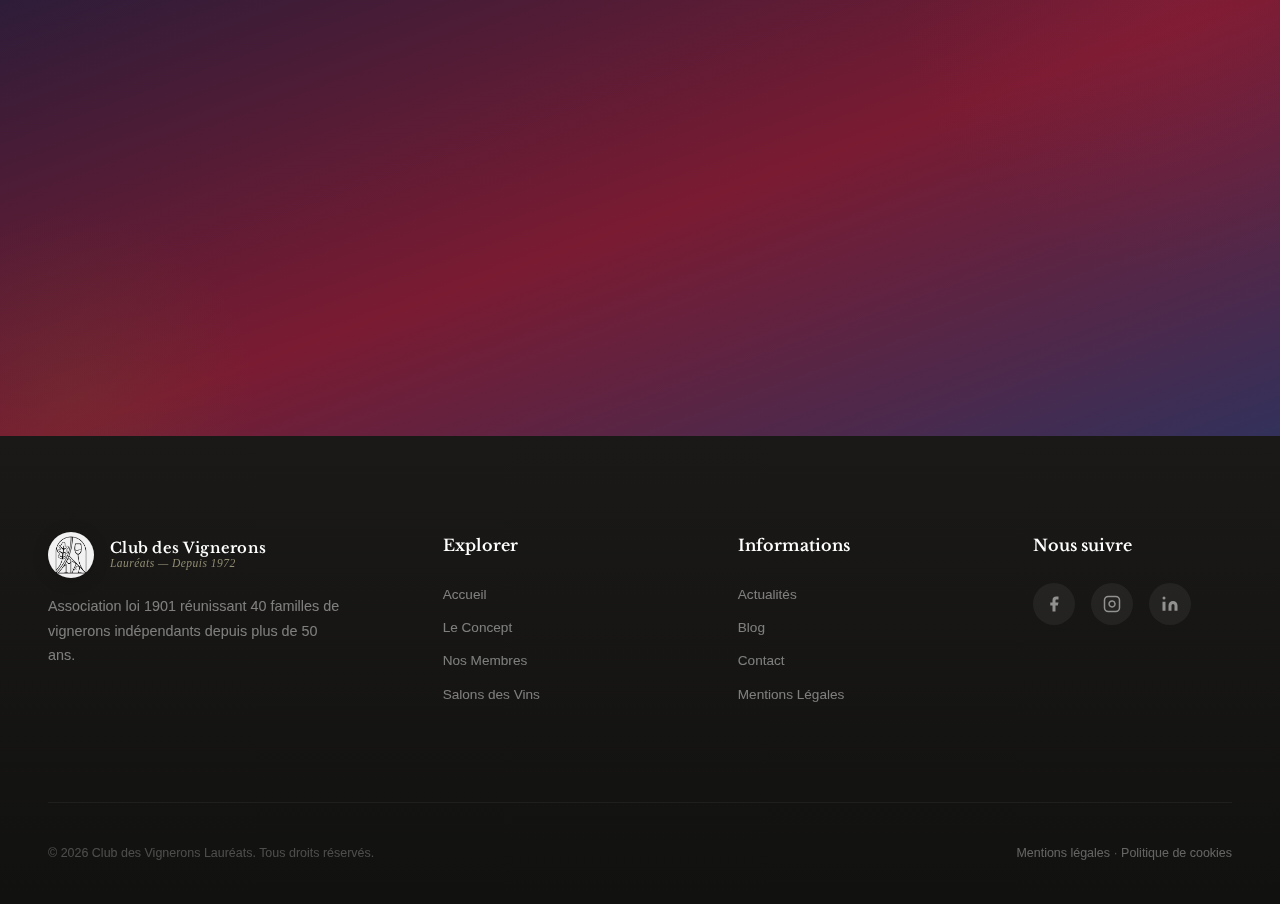
<file: pages/contact.html>
﻿<!DOCTYPE html>
<html lang="fr">

<head>
  <meta charset="utf-8" />
  <meta name="viewport" content="width=device-width, initial-scale=1" />
  <title>Contact — Club des Vignerons Lauréats</title>
  <meta name="description"
    content="Contactez le Club des Vignerons Lauréats pour recevoir une invitation, des informations ou partager votre expérience." />
  <meta name="theme-color" content="#32315b" />
  <link rel="preconnect" href="https://fonts.gstatic.com" crossorigin />
  <link rel="preconnect" href="https://fonts.googleapis.com" />
  <link rel="stylesheet" href="../src/styles/cvl.css" />
</head>

<body>

  <!-- Header -->
  <header class="site-header" id="site-header">
    <div class="header__inner">
      <a href="../index.html" class="header__logo" aria-label="Accueil">
        <img class="header__logo-img" src="../assets/images/cvl/logo-crest.png" alt="CVL" />
        <div class="header__logo-text">
          <span class="header__logo-name">Club des Vignerons</span>
          <span class="header__logo-sub">Lauréats — Depuis 1972</span>
        </div>
      </a>
      <nav class="main-nav" aria-label="Navigation principale">
        <ul class="nav-list">
          <li><a href="../index.html" class="nav-link">Accueil</a></li>
          <li><a href="concept.html" class="nav-link">Concept</a></li>
          <li><a href="membres.html" class="nav-link">Membres</a></li>
          <li class="nav-dropdown">
            <a href="salons.html" class="nav-link nav-dropdown-toggle">Salons des Vins
              <svg class="chevron" width="12" height="12" viewBox="0 0 12 12" fill="none">
                <path d="M3 4.5L6 7.5L9 4.5" stroke="currentColor" stroke-width="1.5" stroke-linecap="round"
                  stroke-linejoin="round" />
              </svg>
            </a>
            <ul class="nav-dropdown-menu">
              <li><a href="salon-paris.html" class="nav-dropdown-link">🏛 Paris</a></li>
              <li><a href="salon-nantes.html" class="nav-dropdown-link">🏰 Nantes</a></li>
              <li><a href="salon-toulouse.html" class="nav-dropdown-link">🌹 Toulouse</a></li>
            </ul>
          </li>
          <li><a href="actualites.html" class="nav-link">Actualités</a></li>
          <li><a href="blog.html" class="nav-link">Blog</a></li>
          <li><a href="contact.html" class="nav-link is-active">Contact</a></li>
        </ul>
      </nav>
      <div class="header__cta">
        <a href="salons.html" class="btn btn--primary btn--sm">Nos Salons
          <svg width="14" height="14" viewBox="0 0 14 14" fill="none">
            <path d="M3 7H11M11 7L7.5 3.5M11 7L7.5 10.5" stroke="currentColor" stroke-width="1.5" stroke-linecap="round"
              stroke-linejoin="round" />
          </svg>
        </a>
        <button class="mobile-toggle" id="mobile-toggle" aria-label="Menu" aria-expanded="false">
          <span></span><span></span><span></span>
        </button>
      </div>
    </div>
  </header>

  <!-- Mobile Menu -->
  <div class="mobile-menu" id="mobile-menu" aria-hidden="true">
    <ul class="mobile-menu__links">
      <li><a href="../index.html" class="mobile-menu__link">Accueil</a></li>
      <li><a href="concept.html" class="mobile-menu__link">Concept</a></li>
      <li><a href="membres.html" class="mobile-menu__link">Membres</a></li>
      <li><a href="salons.html" class="mobile-menu__link">Salons des Vins</a></li>
      <li><a href="actualites.html" class="mobile-menu__link">Actualités</a></li>
      <li><a href="blog.html" class="mobile-menu__link">Blog</a></li>
      <li><a href="contact.html" class="mobile-menu__link">Contact</a></li>
    </ul>
  </div>

  <main id="main">

    <!-- Page Hero -->
    <section class="page-hero">
      <div class="page-hero__bg">
        <img src="../assets/images/cvl/vineyard.png" alt="Vignoble" />
      </div>
      <div class="container page-hero__content">
        <h1 class="page-hero__title">Contact</h1>
        <p class="page-hero__desc">Une question ? Envie d'une invitation ? Écrivez-nous !</p>
        <nav class="page-hero__breadcrumb" aria-label="Fil d'Ariane">
          <a href="../index.html">Accueil</a>
          <span>/</span>
          <span>Contact</span>
        </nav>
      </div>
    </section>

    <!-- Contact Section -->
    <section class="section">
      <div class="container">
        <div class="contact-split">

          <!-- Left: Info -->
          <div class="contact__info reveal-left">
            <h2>Nous serions ravis d'échanger avec vous</h2>
            <p>
              Vous souhaitez recevoir une invitation pour nos prochains salons ?
              Des informations complémentaires ? Ou partager avec nous votre expérience ?
              N'hésitez pas à nous contacter.
            </p>

            <div class="contact__details">
              <div class="contact__detail">
                <div class="contact__detail-icon">
                  <svg width="20" height="20" viewBox="0 0 24 24" fill="none" stroke="currentColor" stroke-width="2">
                    <path d="M4 4h16c1.1 0 2 .9 2 2v12c0 1.1-.9 2-2 2H4c-1.1 0-2-.9-2-2V6c0-1.1.9-2 2-2z" />
                    <polyline points="22,6 12,13 2,6" />
                  </svg>
                </div>
                <div class="contact__detail-text">
                  <strong>Email</strong>
                  <span>contact@club-vignerons-laureats.com</span>
                </div>
              </div>

              <div class="contact__detail">
                <div class="contact__detail-icon">
                  <svg width="20" height="20" viewBox="0 0 24 24" fill="none" stroke="currentColor" stroke-width="2">
                    <path d="M21 10c0 7-9 13-9 13s-9-6-9-13a9 9 0 0 1 18 0z" />
                    <circle cx="12" cy="10" r="3" />
                  </svg>
                </div>
                <div class="contact__detail-text">
                  <strong>Salons</strong>
                  <span>Paris • Nantes • Toulouse</span>
                </div>
              </div>

              <div class="contact__detail">
                <div class="contact__detail-icon">
                  <svg width="20" height="20" viewBox="0 0 24 24" fill="none" stroke="currentColor" stroke-width="2">
                    <path d="M18 8A6 6 0 0 0 6 8c0 7-3 9-3 9h18s-3-2-3-9" />
                    <path d="M13.73 21a2 2 0 0 1-3.46 0" />
                  </svg>
                </div>
                <div class="contact__detail-text">
                  <strong>Suivez-nous</strong>
                  <span>
                    <a href="https://www.facebook.com/clubvigneronslaureats/" target="_blank" rel="noopener"
                      style="color: var(--burgundy);">Facebook</a> •
                    <a href="https://www.instagram.com/clubvigneronslaureats/" target="_blank" rel="noopener"
                      style="color: var(--burgundy);">Instagram</a> •
                    <a href="https://www.linkedin.com/company/club-des-vignerons-laureats/" target="_blank"
                      rel="noopener" style="color: var(--burgundy);">LinkedIn</a>
                  </span>
                </div>
              </div>
            </div>

            <div style="margin-top: var(--space-xl);">
              <a href="https://www.club-vignerons-laureats.com/wp-content/uploads/2025/10/FLYER-26.pdf"
                class="btn btn--outline" target="_blank" rel="noopener">
                Télécharger les coordonnées vignerons
                <svg class="btn__arrow" width="14" height="14" viewBox="0 0 14 14" fill="none">
                  <path d="M7 3V11M7 11L3.5 7.5M7 11L10.5 7.5" stroke="currentColor" stroke-width="1.5"
                    stroke-linecap="round" stroke-linejoin="round" />
                </svg>
              </a>
            </div>
          </div>

          <!-- Right: Form -->
          <form class="contact-form reveal-right" id="contact-form">
            <h3
              style="font-family: var(--font-display); font-size: 1.3rem; font-weight: 600; color: var(--navy); margin-bottom: var(--space-md);">
              Envoyez-nous un message
            </h3>

            <div class="form-group">
              <label for="contact-name">Nom</label>
              <input type="text" id="contact-name" name="name" class="form-input" placeholder="Votre nom" required />
            </div>

            <div class="form-group">
              <label for="contact-email">Email</label>
              <input type="email" id="contact-email" name="email" class="form-input" placeholder="votre@email.com"
                required />
            </div>

            <div class="form-group">
              <label for="contact-address">Adresse</label>
              <input type="text" id="contact-address" name="address" class="form-input"
                placeholder="Votre adresse (optionnel)" />
            </div>

            <div class="form-group">
              <label for="contact-message">Message</label>
              <textarea id="contact-message" name="message" class="form-textarea" placeholder="Votre message..."
                required></textarea>
            </div>

            <button type="submit" class="btn btn--primary btn--lg" style="width: 100%;">
              Envoyer le message
              <svg class="btn__arrow" width="14" height="14" viewBox="0 0 14 14" fill="none">
                <path d="M3 7H11M11 7L7.5 3.5M11 7L7.5 10.5" stroke="currentColor" stroke-width="1.5"
                  stroke-linecap="round" stroke-linejoin="round" />
              </svg>
            </button>
          </form>

        </div>
      </div>
    </section>

    <!-- Newsletter -->
    <section class="newsletter">
      <div class="container">
        <div class="newsletter__inner reveal">
          <h2 class="newsletter__title">Newsletter</h2>
          <p class="newsletter__desc">
            Recevez toutes les informations sur le Club des Vignerons Lauréats directement dans votre boîte mail.
          </p>
          <form class="newsletter__form" id="newsletter-form">
            <input type="email" class="newsletter__input" placeholder="votre@email.com" aria-label="Email" required />
            <button type="submit" class="btn btn--sage">S'inscrire</button>
          </form>
          <p class="newsletter__legal">Pas de spam. Désinscription en un clic.</p>
        </div>
      </div>
    </section>

  </main>

  <!-- Footer -->
  <footer class="site-footer">
    <div class="container">
      <div class="footer__grid">
        <div class="footer__col">
          <a href="../index.html" class="header__logo" style="margin-bottom: var(--space-sm);">
            <img class="header__logo-img" src="../assets/images/cvl/logo-crest.png" alt="CVL" />
            <div class="header__logo-text">
              <span class="header__logo-name" style="color: #fff;">Club des Vignerons</span>
              <span class="header__logo-sub">Lauréats — Depuis 1972</span>
            </div>
          </a>
          <p class="footer__brand-text">Association loi 1901 réunissant 40 familles de vignerons indépendants depuis
            plus de 50 ans.</p>
        </div>
        <div class="footer__col">
          <h4 class="footer__heading">Explorer</h4>
          <div class="footer__links">
            <a href="../index.html" class="footer__link">Accueil</a>
            <a href="concept.html" class="footer__link">Le Concept</a>
            <a href="membres.html" class="footer__link">Nos Membres</a>
            <a href="salons.html" class="footer__link">Salons des Vins</a>
          </div>
        </div>
        <div class="footer__col">
          <h4 class="footer__heading">Informations</h4>
          <div class="footer__links">
            <a href="actualites.html" class="footer__link">Actualités</a>
            <a href="blog.html" class="footer__link">Blog</a>
            <a href="contact.html" class="footer__link">Contact</a>
            <a href="mentions-legales.html" class="footer__link">Mentions Légales</a>
          </div>
        </div>
        <div class="footer__col">
          <h4 class="footer__heading">Nous suivre</h4>
          <div class="footer__social">
            <a href="https://www.facebook.com/clubvigneronslaureats/" target="_blank" rel="noopener"
              class="footer__social-link" aria-label="Facebook">
              <svg width="18" height="18" viewBox="0 0 24 24" fill="currentColor">
                <path d="M18 2h-3a5 5 0 0 0-5 5v3H7v4h3v8h4v-8h3l1-4h-4V7a1 1 0 0 1 1-1h3z" />
              </svg>
            </a>
            <a href="https://www.instagram.com/clubvigneronslaureats/" target="_blank" rel="noopener"
              class="footer__social-link" aria-label="Instagram">
              <svg width="18" height="18" viewBox="0 0 24 24" fill="none" stroke="currentColor" stroke-width="2">
                <rect x="2" y="2" width="20" height="20" rx="5" ry="5" />
                <path d="M16 11.37A4 4 0 1 1 12.63 8 4 4 0 0 1 16 11.37z" />
                <line x1="17.5" y1="6.5" x2="17.51" y2="6.5" />
              </svg>
            </a>
            <a href="https://www.linkedin.com/company/club-des-vignerons-laureats/" target="_blank" rel="noopener"
              class="footer__social-link" aria-label="LinkedIn">
              <svg width="18" height="18" viewBox="0 0 24 24" fill="currentColor">
                <path d="M16 8a6 6 0 0 1 6 6v7h-4v-7a2 2 0 0 0-2-2 2 2 0 0 0-2 2v7h-4v-7a6 6 0 0 1 6-6z" />
                <rect x="2" y="9" width="4" height="12" />
                <circle cx="4" cy="4" r="2" />
              </svg>
            </a>
          </div>
        </div>
      </div>
      <div class="footer__bottom">
        <p>© 2026 Club des Vignerons Lauréats. Tous droits réservés.</p>
        <div><a href="mentions-legales.html">Mentions légales</a> · <a href="#">Politique de cookies</a></div>
      </div>
    </div>
  </footer>

  <script src="../src/scripts/cvl.js"></script>
</body>

</html>
</file>
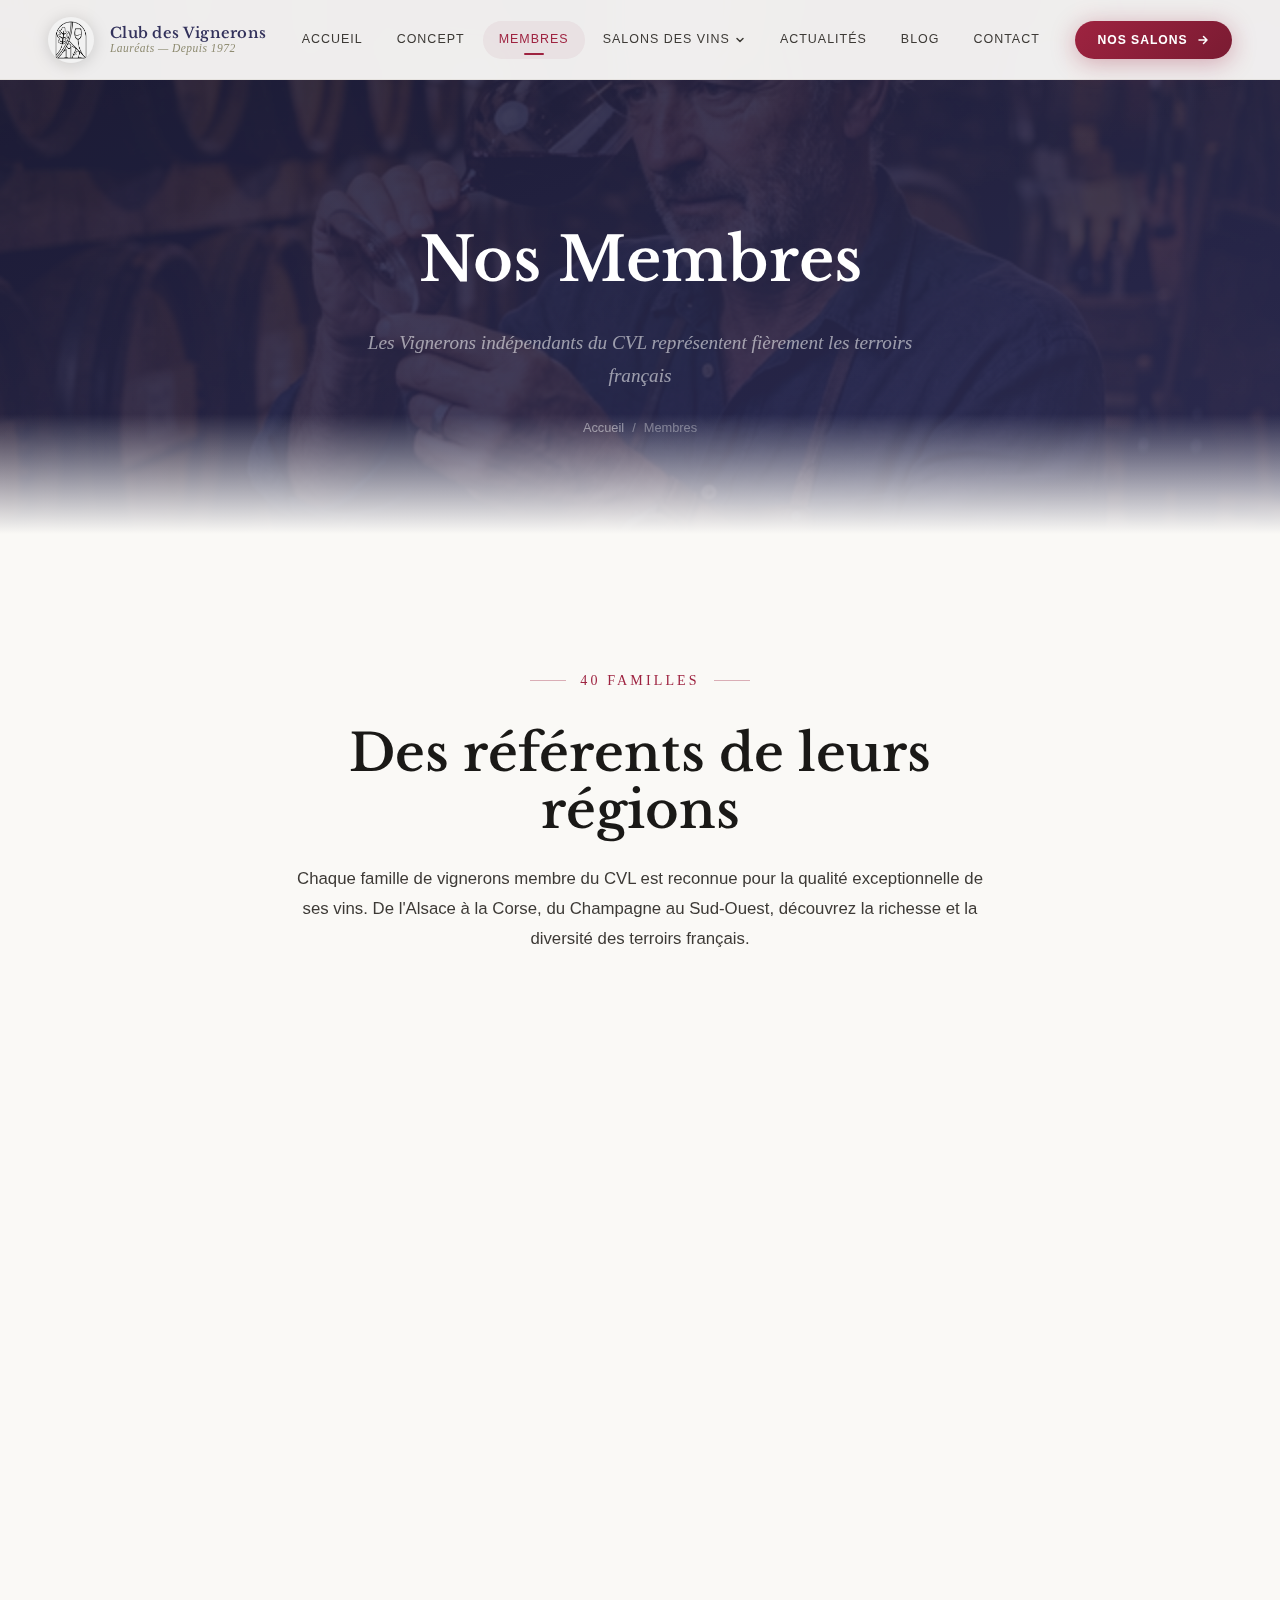
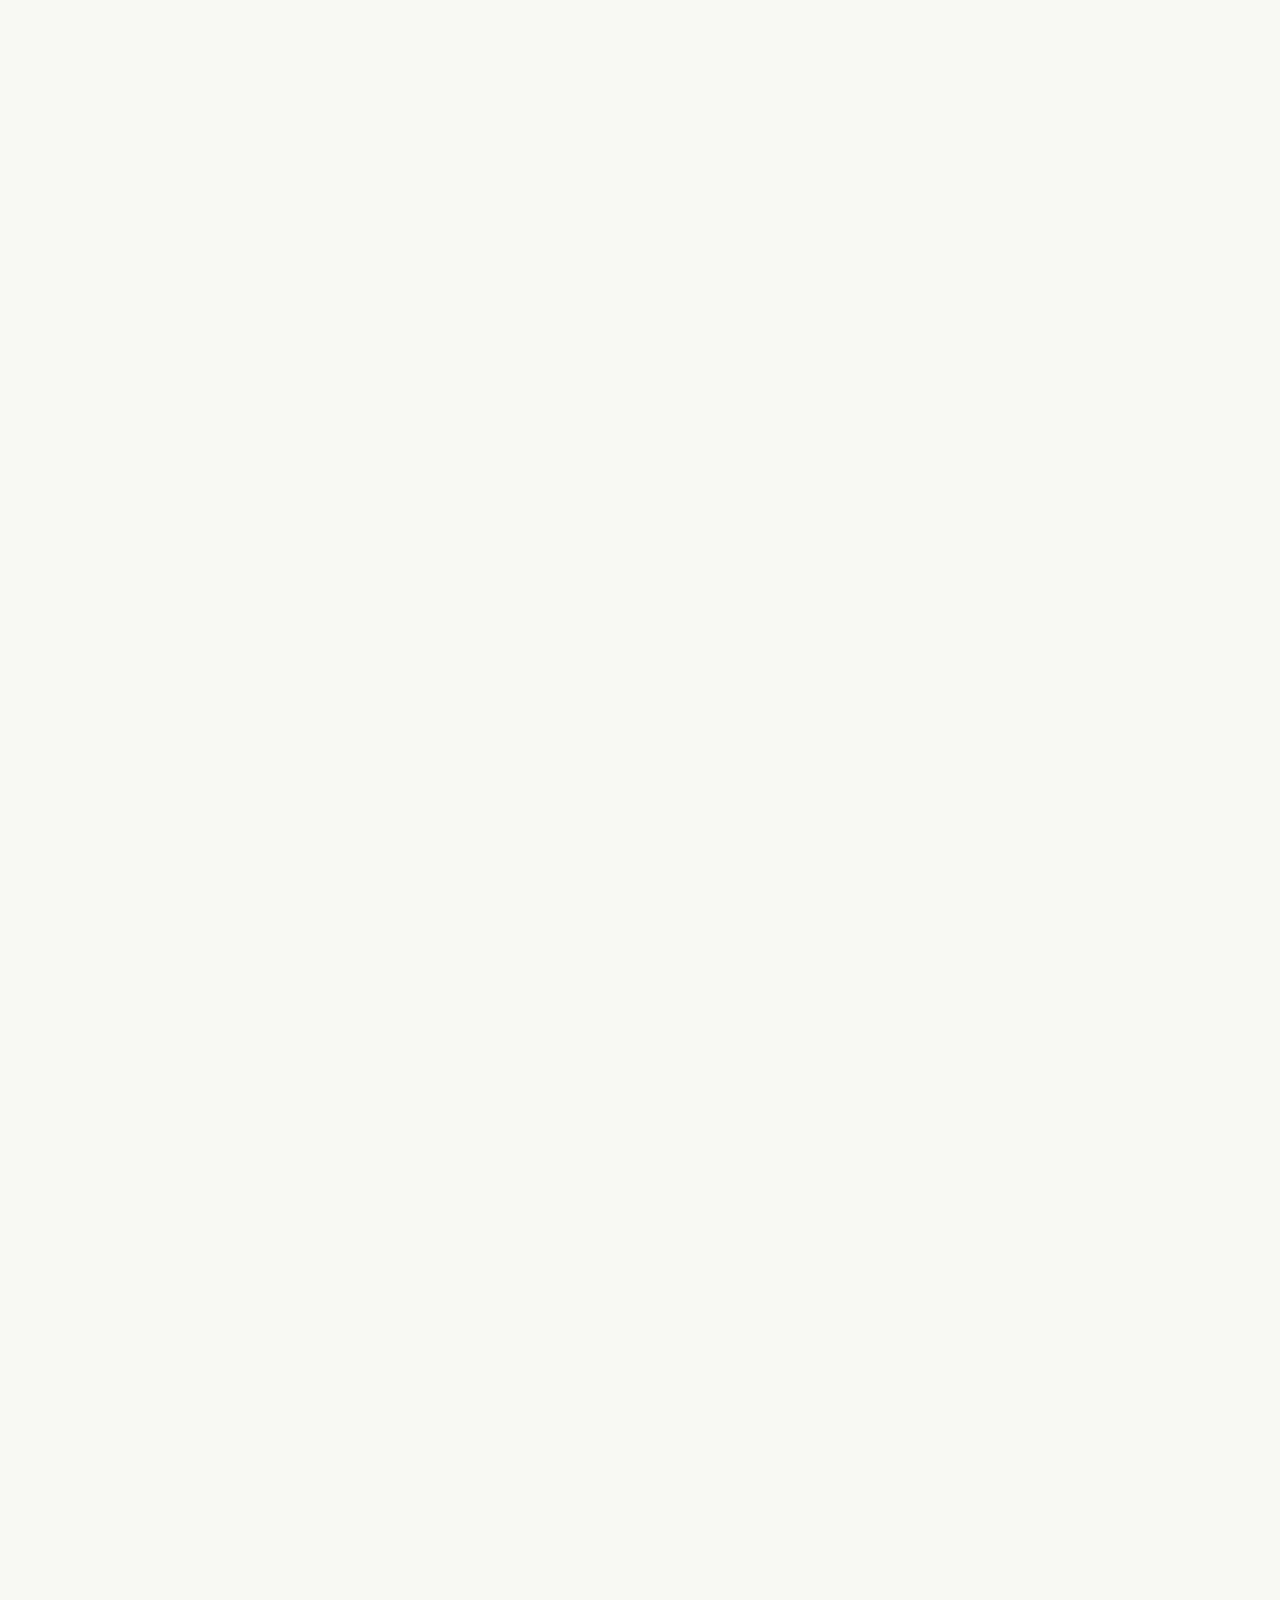
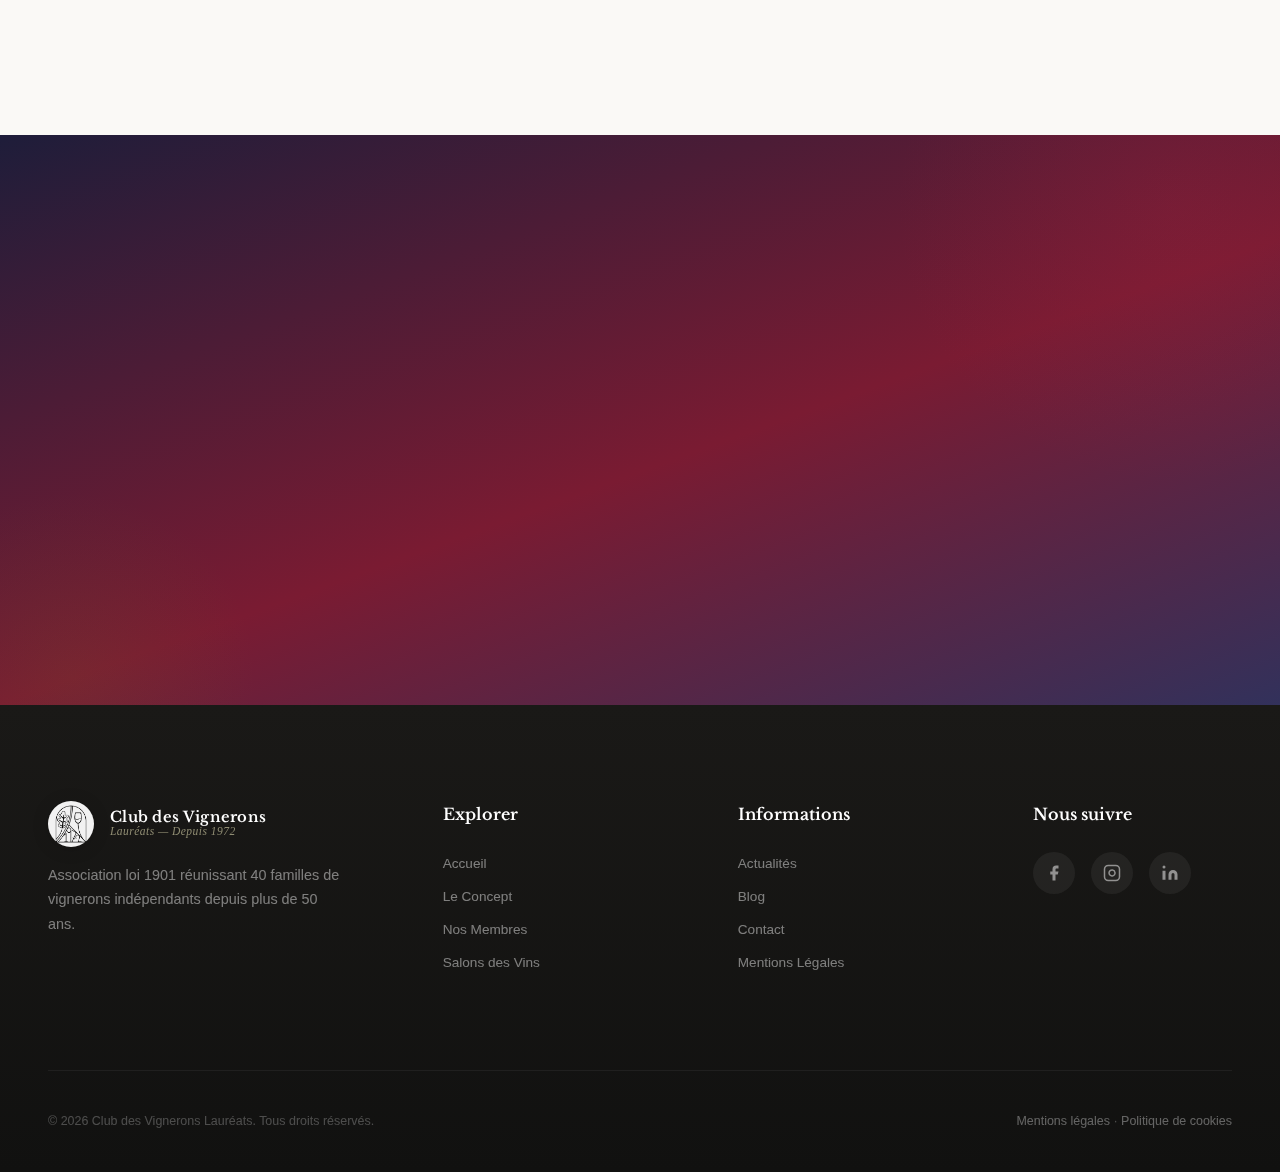
<file: pages/membres.html>
<!DOCTYPE html>
<html lang="fr">

<head>
    <meta charset="utf-8" />
    <meta name="viewport" content="width=device-width, initial-scale=1" />
    <title>Nos Membres — Club des Vignerons Lauréats</title>
    <meta name="description"
        content="Les Vignerons indépendants du CVL représentent fièrement de Nombreux Terroirs Français. Découvrez les Domaines et Châteaux de nos Membres." />
    <meta name="theme-color" content="#32315b" />
    <link rel="preconnect" href="https://fonts.gstatic.com" crossorigin />
    <link rel="preconnect" href="https://fonts.googleapis.com" />
    <link rel="stylesheet" href="../src/styles/cvl.css" />
</head>

<body>

    <!-- Header -->
    <header class="site-header" id="site-header">
        <div class="header__inner">
            <a href="../index.html" class="header__logo" aria-label="Accueil">
                <img class="header__logo-img" src="../assets/images/cvl/logo-crest.png" alt="CVL" />
                <div class="header__logo-text">
                    <span class="header__logo-name">Club des Vignerons</span>
                    <span class="header__logo-sub">Lauréats — Depuis 1972</span>
                </div>
            </a>
            <nav class="main-nav" aria-label="Navigation principale">
                <ul class="nav-list">
                    <li><a href="../index.html" class="nav-link">Accueil</a></li>
                    <li><a href="concept.html" class="nav-link">Concept</a></li>
                    <li><a href="membres.html" class="nav-link is-active">Membres</a></li>
                    <li class="nav-dropdown">
                        <a href="salons.html" class="nav-link nav-dropdown-toggle">Salons des Vins
                            <svg class="chevron" width="12" height="12" viewBox="0 0 12 12" fill="none">
                                <path d="M3 4.5L6 7.5L9 4.5" stroke="currentColor" stroke-width="1.5"
                                    stroke-linecap="round" stroke-linejoin="round" />
                            </svg>
                        </a>
                        <ul class="nav-dropdown-menu">
                            <li><a href="salon-paris.html" class="nav-dropdown-link">🏛 Paris</a></li>
                            <li><a href="salon-nantes.html" class="nav-dropdown-link">🏰 Nantes</a></li>
                            <li><a href="salon-toulouse.html" class="nav-dropdown-link">🌹 Toulouse</a></li>
                        </ul>
                    </li>
                    <li><a href="actualites.html" class="nav-link">Actualités</a></li>
                    <li><a href="blog.html" class="nav-link">Blog</a></li>
                    <li><a href="contact.html" class="nav-link">Contact</a></li>
                </ul>
            </nav>
            <div class="header__cta">
                <a href="salons.html" class="btn btn--primary btn--sm">Nos Salons
                    <svg width="14" height="14" viewBox="0 0 14 14" fill="none">
                        <path d="M3 7H11M11 7L7.5 3.5M11 7L7.5 10.5" stroke="currentColor" stroke-width="1.5"
                            stroke-linecap="round" stroke-linejoin="round" />
                    </svg>
                </a>
                <button class="mobile-toggle" id="mobile-toggle" aria-label="Menu" aria-expanded="false">
                    <span></span><span></span><span></span>
                </button>
            </div>
        </div>
    </header>

    <!-- Mobile Menu -->
    <div class="mobile-menu" id="mobile-menu" aria-hidden="true">
        <ul class="mobile-menu__links">
            <li><a href="../index.html" class="mobile-menu__link">Accueil</a></li>
            <li><a href="concept.html" class="mobile-menu__link">Concept</a></li>
            <li><a href="membres.html" class="mobile-menu__link">Membres</a></li>
            <li><a href="salons.html" class="mobile-menu__link">Salons des Vins</a></li>
            <li><a href="actualites.html" class="mobile-menu__link">Actualités</a></li>
            <li><a href="blog.html" class="mobile-menu__link">Blog</a></li>
            <li><a href="contact.html" class="mobile-menu__link">Contact</a></li>
        </ul>
        <div class="mobile-menu__footer">
            <div class="mobile-menu__social">
                <a href="https://www.facebook.com/clubvigneronslaureats/" target="_blank" rel="noopener">Facebook</a>
                <a href="https://www.instagram.com/clubvigneronslaureats/" target="_blank" rel="noopener">Instagram</a>
                <a href="https://www.linkedin.com/company/club-des-vignerons-laureats/" target="_blank"
                    rel="noopener">LinkedIn</a>
            </div>
        </div>
    </div>

    <main id="main">

        <!-- Page Hero -->
        <section class="page-hero">
            <div class="page-hero__bg">
                <img src="../assets/images/cvl/vigneron.png" alt="Vignerons" />
            </div>
            <div class="container page-hero__content">
                <h1 class="page-hero__title">Nos Membres</h1>
                <p class="page-hero__desc">Les Vignerons indépendants du CVL représentent fièrement les terroirs
                    français</p>
                <nav class="page-hero__breadcrumb" aria-label="Fil d'Ariane">
                    <a href="../index.html">Accueil</a>
                    <span>/</span>
                    <span>Membres</span>
                </nav>
            </div>
        </section>

        <!-- Intro -->
        <section class="section">
            <div class="container">
                <div class="members-intro reveal">
                    <span class="section__eyebrow">40 Familles</span>
                    <h2 class="section__title" style="margin-top: var(--space-sm);">Des référents de leurs régions</h2>
                    <p style="margin-top: var(--space-md);">
                        Chaque famille de vignerons membre du CVL est reconnue pour la qualité exceptionnelle de ses
                        vins.
                        De l'Alsace à la Corse, du Champagne au Sud-Ouest, découvrez la richesse et la diversité des
                        terroirs français.
                    </p>
                </div>

                <!-- Regions Grid -->
                <div class="regions-grid stagger">

                    <!-- ALSACE -->
                    <div class="region-card">
                        <div class="region-card__header">
                            <h3 class="region-card__name">Alsace</h3>
                        </div>
                        <div class="region-card__body">
                            <div class="member-item">
                                <div class="member-item__name"><a href="http://www.andre-scherer.com" target="_blank"
                                        rel="noopener">Vignoble André Scherer</a></div>
                                <div class="member-item__appellation">Alsace, Crémant d'Alsace & Eau de vie</div>
                                <div class="member-item__contact"><span>03 89 49 30 33</span></div>
                            </div>
                        </div>
                    </div>

                    <!-- BORDEAUX -->
                    <div class="region-card">
                        <div class="region-card__header">
                            <h3 class="region-card__name">Bordeaux</h3>
                        </div>
                        <div class="region-card__body">
                            <div class="member-item">
                                <div class="member-item__name"><a href="https://www.chateaulegrandverdus.com/"
                                        target="_blank" rel="noopener">Château Le Grand Verdus</a></div>
                                <div class="member-item__appellation">Bordeaux Supérieur, Bordeaux Blanc</div>
                            </div>
                            <div class="member-item">
                                <div class="member-item__name"><a href="https://www.ormes-sorbet.com" target="_blank"
                                        rel="noopener">Château Les Ormes Sorbet</a></div>
                                <div class="member-item__appellation">Médoc, Cru Bourgeois</div>
                            </div>
                            <div class="member-item">
                                <div class="member-item__name"><a href="http://www.chateau-darricaud.fr" target="_blank"
                                        rel="noopener">Château d'Arricaud</a></div>
                                <div class="member-item__appellation">Graves</div>
                            </div>
                            <div class="member-item">
                                <div class="member-item__name"><a href="https://www.chateaulaganne.com" target="_blank"
                                        rel="noopener">Château La Ganne</a></div>
                                <div class="member-item__appellation">Pomerol, Saint-Émilion Grand Cru</div>
                            </div>
                            <div class="member-item">
                                <div class="member-item__name"><a href="https://www.vignobles-vigier.fr" target="_blank"
                                        rel="noopener">Château Rêve d'Or</a></div>
                                <div class="member-item__appellation">Pomerol, Lalande de Pomerol, Puisseguin
                                    Saint-Émilion</div>
                            </div>
                            <div class="member-item">
                                <div class="member-item__name"><a href="https://brethous.com" target="_blank"
                                        rel="noopener">Château Brethous</a></div>
                                <div class="member-item__appellation">Cadillac Côtes de Bordeaux, Bordeaux Clairet</div>
                            </div>
                            <div class="member-item">
                                <div class="member-item__name"><a href="https://www.chateau-sainte-marie.com/fr"
                                        target="_blank" rel="noopener">Château Sainte-Marie</a></div>
                                <div class="member-item__appellation">Entre-Deux-Mers, Bordeaux Supérieur</div>
                            </div>
                        </div>
                    </div>

                    <!-- BOURGOGNE -->
                    <div class="region-card">
                        <div class="region-card__header">
                            <h3 class="region-card__name">Bourgogne</h3>
                        </div>
                        <div class="region-card__body">
                            <div class="member-item">
                                <div class="member-item__name">Domaine Ravaut</div>
                                <div class="member-item__appellation">Ladoix, Aloxe Corton, Corton</div>
                            </div>
                            <div class="member-item">
                                <div class="member-item__name"><a href="https://www.domainejambon.com" target="_blank"
                                        rel="noopener">Domaine Guénaël Jambon</a></div>
                                <div class="member-item__appellation">Morgon, Fleurie, Chiroubles, Beaujolais Villages
                                </div>
                            </div>
                            <div class="member-item">
                                <div class="member-item__name"><a href="https://domainetrouillet.fr" target="_blank"
                                        rel="noopener">Domaine William Trouillet</a></div>
                                <div class="member-item__appellation">Pouilly-Fuissé, Macon Solutré, Saint-Véran</div>
                            </div>
                            <div class="member-item">
                                <div class="member-item__name"><a href="http://famille-roux.vin" target="_blank"
                                        rel="noopener">Domaine Roux Père et Fils</a></div>
                                <div class="member-item__appellation">Bourgogne</div>
                            </div>
                            <div class="member-item">
                                <div class="member-item__name"><a href="http://www.chablis-geoffroy.com/fr/"
                                        target="_blank" rel="noopener">Domaine Alain Geoffroy</a></div>
                                <div class="member-item__appellation">Chablis, Chablis Premier Cru</div>
                            </div>
                        </div>
                    </div>

                    <!-- CHAMPAGNE -->
                    <div class="region-card">
                        <div class="region-card__header">
                            <h3 class="region-card__name">Champagne</h3>
                        </div>
                        <div class="region-card__body">
                            <div class="member-item">
                                <div class="member-item__name">Champagne Saint Chamant</div>
                                <div class="member-item__appellation">Champagne</div>
                            </div>
                            <div class="member-item">
                                <div class="member-item__name"><a href="https://champagne-rochet-bocart.com"
                                        target="_blank" rel="noopener">Champagne Rochet-Bocart</a></div>
                                <div class="member-item__appellation">Champagne</div>
                            </div>
                        </div>
                    </div>

                    <!-- COGNAC -->
                    <div class="region-card">
                        <div class="region-card__header">
                            <h3 class="region-card__name">Cognac</h3>
                        </div>
                        <div class="region-card__body">
                            <div class="member-item">
                                <div class="member-item__name"><a href="https://contefilles.com" target="_blank"
                                        rel="noopener">Domaine Conte et Filles</a></div>
                                <div class="member-item__appellation">Cognac, Pineau des Charentes</div>
                            </div>
                        </div>
                    </div>

                    <!-- CORSE -->
                    <div class="region-card">
                        <div class="region-card__header">
                            <h3 class="region-card__name">Corse</h3>
                        </div>
                        <div class="region-card__body">
                            <div class="member-item">
                                <div class="member-item__name"><a href="https://www.domaine-de-torraccia.com"
                                        target="_blank" rel="noopener">Domaine de Torraccia</a></div>
                                <div class="member-item__appellation">Porto Vecchio, Vin de Corse</div>
                            </div>
                        </div>
                    </div>

                    <!-- JURA -->
                    <div class="region-card">
                        <div class="region-card__header">
                            <h3 class="region-card__name">Jura</h3>
                        </div>
                        <div class="region-card__body">
                            <div class="member-item">
                                <div class="member-item__name"><a href="https://www.domaine-arlay.com" target="_blank"
                                        rel="noopener">Château d'Arlay</a></div>
                                <div class="member-item__appellation">Côtes du Jura, Macvin du Jura</div>
                            </div>
                        </div>
                    </div>

                    <!-- LANGUEDOC-ROUSSILLON -->
                    <div class="region-card">
                        <div class="region-card__header">
                            <h3 class="region-card__name">Languedoc-Roussillon</h3>
                        </div>
                        <div class="region-card__body">
                            <div class="member-item">
                                <div class="member-item__name"><a href="https://chateau-engarran.com" target="_blank"
                                        rel="noopener">Château de l'Engarran</a></div>
                                <div class="member-item__appellation">Languedoc Grès de Montpellier, Pays d'Oc</div>
                            </div>
                            <div class="member-item">
                                <div class="member-item__name"><a href="https://les-combes-cachees.fr" target="_blank"
                                        rel="noopener">Domaine Les Combes Cachées</a></div>
                                <div class="member-item__appellation">Minervois-La-Livinière, Minervois</div>
                            </div>
                            <div class="member-item">
                                <div class="member-item__name"><a href="https://chateauguilhem.com/fr/" target="_blank"
                                        rel="noopener">Château Guilhem</a></div>
                                <div class="member-item__appellation">Malepère-Languedoc</div>
                            </div>
                            <div class="member-item">
                                <div class="member-item__name"><a href="https://chateaulabaronne.com" target="_blank"
                                        rel="noopener">Château La Baronne</a></div>
                                <div class="member-item__appellation">Corbières</div>
                            </div>
                            <div class="member-item">
                                <div class="member-item__name"><a href="https://chateaudenouvelles.fr" target="_blank"
                                        rel="noopener">Château de Nouvelles</a></div>
                                <div class="member-item__appellation">Fitou, Rivesaltes, Muscat de Rivesaltes</div>
                            </div>
                            <div class="member-item">
                                <div class="member-item__name">Domaine Père Puig</div>
                                <div class="member-item__appellation">Côtes du Roussillon, Rivesaltes</div>
                            </div>
                        </div>
                    </div>

                    <!-- PROVENCE -->
                    <div class="region-card">
                        <div class="region-card__header">
                            <h3 class="region-card__name">Provence</h3>
                        </div>
                        <div class="region-card__body">
                            <div class="member-item">
                                <div class="member-item__name"><a href="https://www.domaine-ramatuelle.com"
                                        target="_blank" rel="noopener">Domaine de Ramatuelle</a></div>
                                <div class="member-item__appellation">Coteaux Varois en Provence</div>
                            </div>
                        </div>
                    </div>

                    <!-- SAVOIE -->
                    <div class="region-card">
                        <div class="region-card__header">
                            <h3 class="region-card__name">Savoie</h3>
                        </div>
                        <div class="region-card__body">
                            <div class="member-item">
                                <div class="member-item__name"><a href="https://www.maisonphilippegrisard.com"
                                        target="_blank" rel="noopener">Maison Philippe Grisard</a></div>
                                <div class="member-item__appellation">Savoie blanc, rouge, rosé, IGP Vin des Allobroges
                                </div>
                            </div>
                        </div>
                    </div>

                    <!-- SUD-OUEST -->
                    <div class="region-card">
                        <div class="region-card__header">
                            <h3 class="region-card__name">Sud-Ouest</h3>
                        </div>
                        <div class="region-card__body">
                            <div class="member-item">
                                <div class="member-item__name"><a href="https://www.court-les-muts.com" target="_blank"
                                        rel="noopener">Château Courts Les Mûts</a></div>
                                <div class="member-item__appellation">Bergerac, Saussignac</div>
                            </div>
                            <div class="member-item">
                                <div class="member-item__name"><a href="https://clos-du-chene.fr" target="_blank"
                                        rel="noopener">Clos du Chêne</a></div>
                                <div class="member-item__appellation">Cahors, Côtes du Lot</div>
                            </div>
                            <div class="member-item">
                                <div class="member-item__name"><a
                                        href="https://madiran-pacherenc.com/site/clos-de-leglise/" target="_blank"
                                        rel="noopener">Clos de l'Église</a></div>
                                <div class="member-item__appellation">Madiran, Pacherenc du Vic-Bihl</div>
                            </div>
                            <div class="member-item">
                                <div class="member-item__name"><a href="https://www.jurancon-domainenigri.com"
                                        target="_blank" rel="noopener">Domaine Nigri</a></div>
                                <div class="member-item__appellation">Jurançon, Jurançon sec</div>
                            </div>
                        </div>
                    </div>

                    <!-- VAL DE LOIRE -->
                    <div class="region-card">
                        <div class="region-card__header">
                            <h3 class="region-card__name">Val de Loire</h3>
                        </div>
                        <div class="region-card__body">
                            <div class="member-item">
                                <div class="member-item__name"><a href="https://www.sancerremichelgirard.com"
                                        target="_blank" rel="noopener">Domaine Michel Girard</a></div>
                                <div class="member-item__appellation">Sancerre</div>
                            </div>
                            <div class="member-item">
                                <div class="member-item__name"><a href="http://chateaudeligre.com" target="_blank"
                                        rel="noopener">Château de Ligré</a></div>
                                <div class="member-item__appellation">Chinon</div>
                            </div>
                        </div>
                    </div>

                </div>
            </div>
        </section>

        <!-- CTA -->
        <section class="newsletter">
            <div class="container">
                <div class="newsletter__inner reveal">
                    <h2 class="newsletter__title">Téléchargez les coordonnées</h2>
                    <p class="newsletter__desc">
                        Retrouvez toutes les informations de contact de nos vignerons dans notre flyer téléchargeable.
                    </p>
                    <a href="https://www.club-vignerons-laureats.com/wp-content/uploads/2025/10/FLYER-26.pdf"
                        class="btn btn--ghost btn--lg" target="_blank" rel="noopener">
                        Télécharger le flyer PDF
                        <svg class="btn__arrow" width="14" height="14" viewBox="0 0 14 14" fill="none">
                            <path d="M7 3V11M7 11L3.5 7.5M7 11L10.5 7.5" stroke="currentColor" stroke-width="1.5"
                                stroke-linecap="round" stroke-linejoin="round" />
                        </svg>
                    </a>
                </div>
            </div>
        </section>

    </main>

    <!-- Footer -->
    <footer class="site-footer">
        <div class="container">
            <div class="footer__grid">
                <div class="footer__col">
                    <a href="../index.html" class="header__logo" style="margin-bottom: var(--space-sm);">
                        <img class="header__logo-img" src="../assets/images/cvl/logo-crest.png" alt="CVL" />
                        <div class="header__logo-text">
                            <span class="header__logo-name" style="color: #fff;">Club des Vignerons</span>
                            <span class="header__logo-sub">Lauréats — Depuis 1972</span>
                        </div>
                    </a>
                    <p class="footer__brand-text">Association loi 1901 réunissant 40 familles de vignerons indépendants
                        depuis plus de 50 ans.</p>
                </div>
                <div class="footer__col">
                    <h4 class="footer__heading">Explorer</h4>
                    <div class="footer__links">
                        <a href="../index.html" class="footer__link">Accueil</a>
                        <a href="concept.html" class="footer__link">Le Concept</a>
                        <a href="membres.html" class="footer__link">Nos Membres</a>
                        <a href="salons.html" class="footer__link">Salons des Vins</a>
                    </div>
                </div>
                <div class="footer__col">
                    <h4 class="footer__heading">Informations</h4>
                    <div class="footer__links">
                        <a href="actualites.html" class="footer__link">Actualités</a>
                        <a href="blog.html" class="footer__link">Blog</a>
                        <a href="contact.html" class="footer__link">Contact</a>
                        <a href="mentions-legales.html" class="footer__link">Mentions Légales</a>
                    </div>
                </div>
                <div class="footer__col">
                    <h4 class="footer__heading">Nous suivre</h4>
                    <div class="footer__social">
                        <a href="https://www.facebook.com/clubvigneronslaureats/" target="_blank" rel="noopener"
                            class="footer__social-link" aria-label="Facebook">
                            <svg width="18" height="18" viewBox="0 0 24 24" fill="currentColor">
                                <path d="M18 2h-3a5 5 0 0 0-5 5v3H7v4h3v8h4v-8h3l1-4h-4V7a1 1 0 0 1 1-1h3z" />
                            </svg>
                        </a>
                        <a href="https://www.instagram.com/clubvigneronslaureats/" target="_blank" rel="noopener"
                            class="footer__social-link" aria-label="Instagram">
                            <svg width="18" height="18" viewBox="0 0 24 24" fill="none" stroke="currentColor"
                                stroke-width="2">
                                <rect x="2" y="2" width="20" height="20" rx="5" ry="5" />
                                <path d="M16 11.37A4 4 0 1 1 12.63 8 4 4 0 0 1 16 11.37z" />
                                <line x1="17.5" y1="6.5" x2="17.51" y2="6.5" />
                            </svg>
                        </a>
                        <a href="https://www.linkedin.com/company/club-des-vignerons-laureats/" target="_blank"
                            rel="noopener" class="footer__social-link" aria-label="LinkedIn">
                            <svg width="18" height="18" viewBox="0 0 24 24" fill="currentColor">
                                <path
                                    d="M16 8a6 6 0 0 1 6 6v7h-4v-7a2 2 0 0 0-2-2 2 2 0 0 0-2 2v7h-4v-7a6 6 0 0 1 6-6z" />
                                <rect x="2" y="9" width="4" height="12" />
                                <circle cx="4" cy="4" r="2" />
                            </svg>
                        </a>
                    </div>
                </div>
            </div>
            <div class="footer__bottom">
                <p>© 2026 Club des Vignerons Lauréats. Tous droits réservés.</p>
                <div><a href="mentions-legales.html">Mentions légales</a> · <a href="#">Politique de cookies</a></div>
            </div>
        </div>
    </footer>

    <script src="../src/scripts/cvl.js"></script>
</body>

</html>
</file>
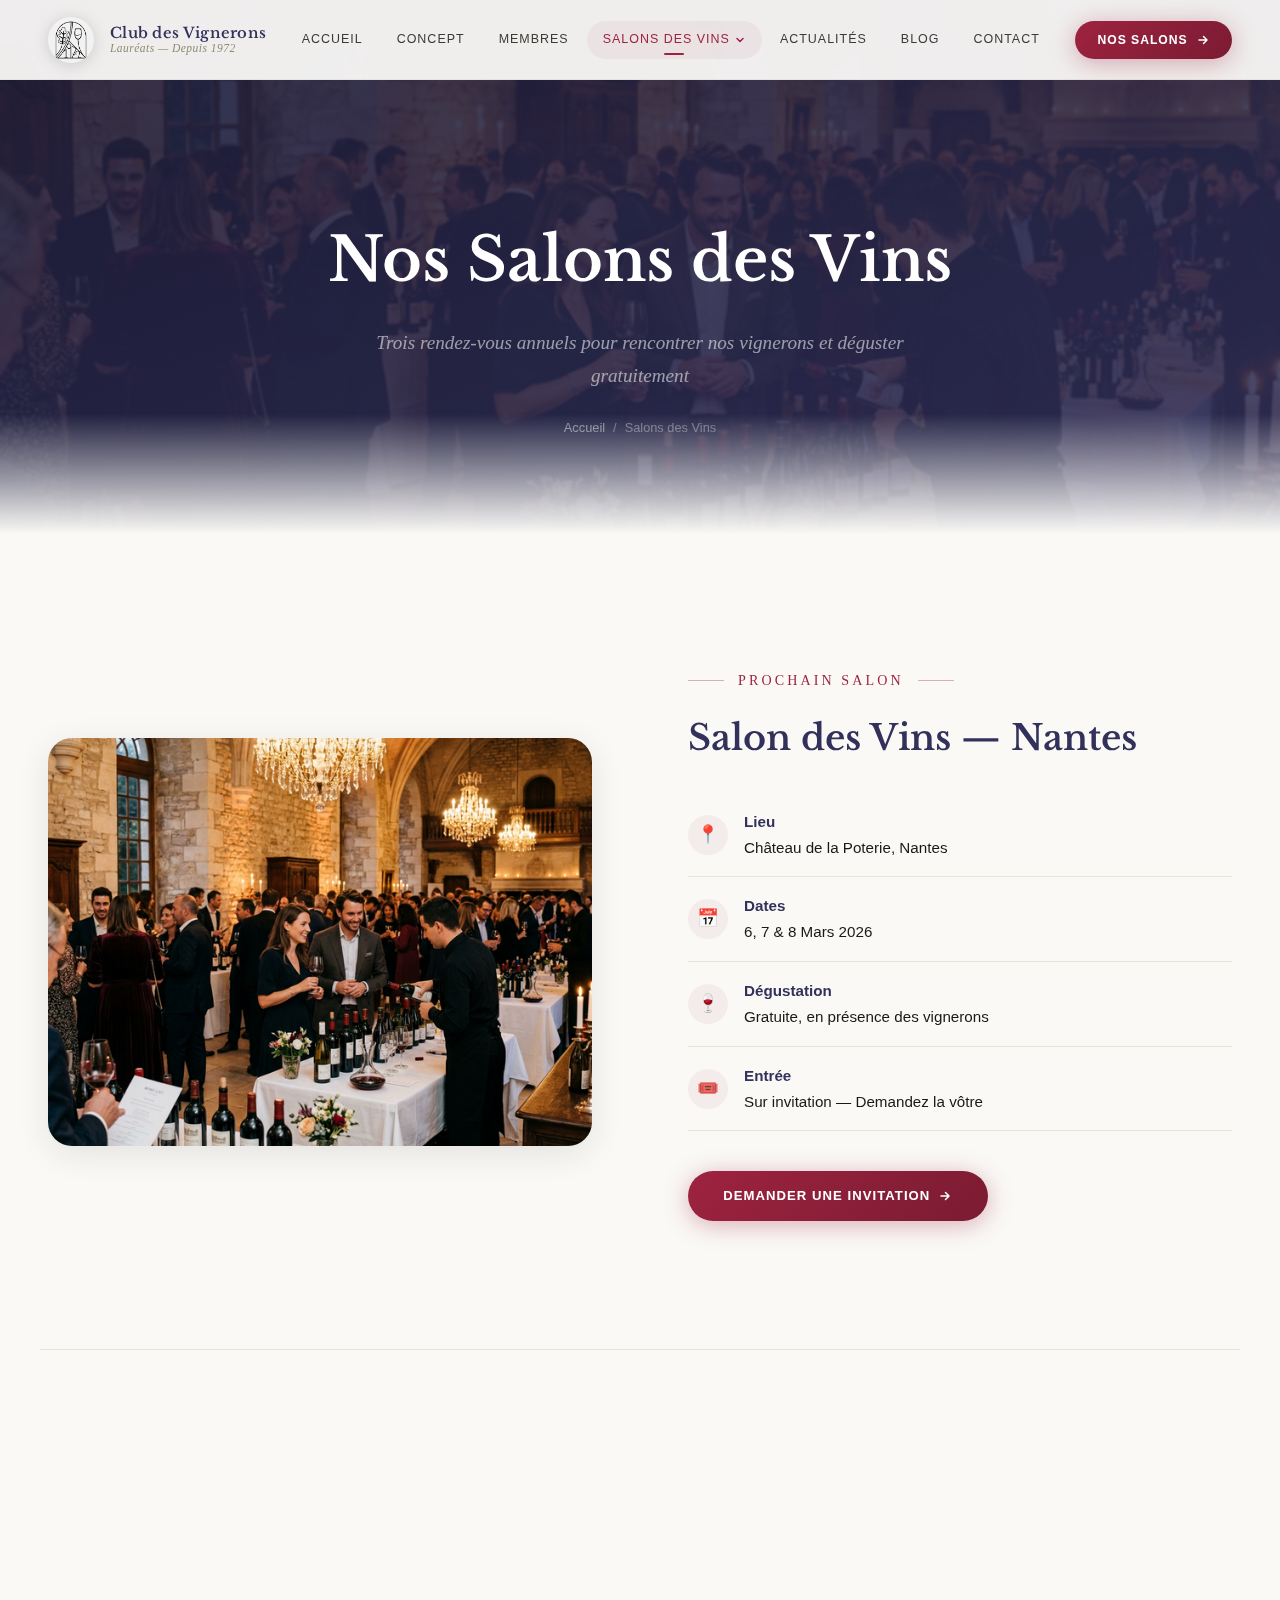
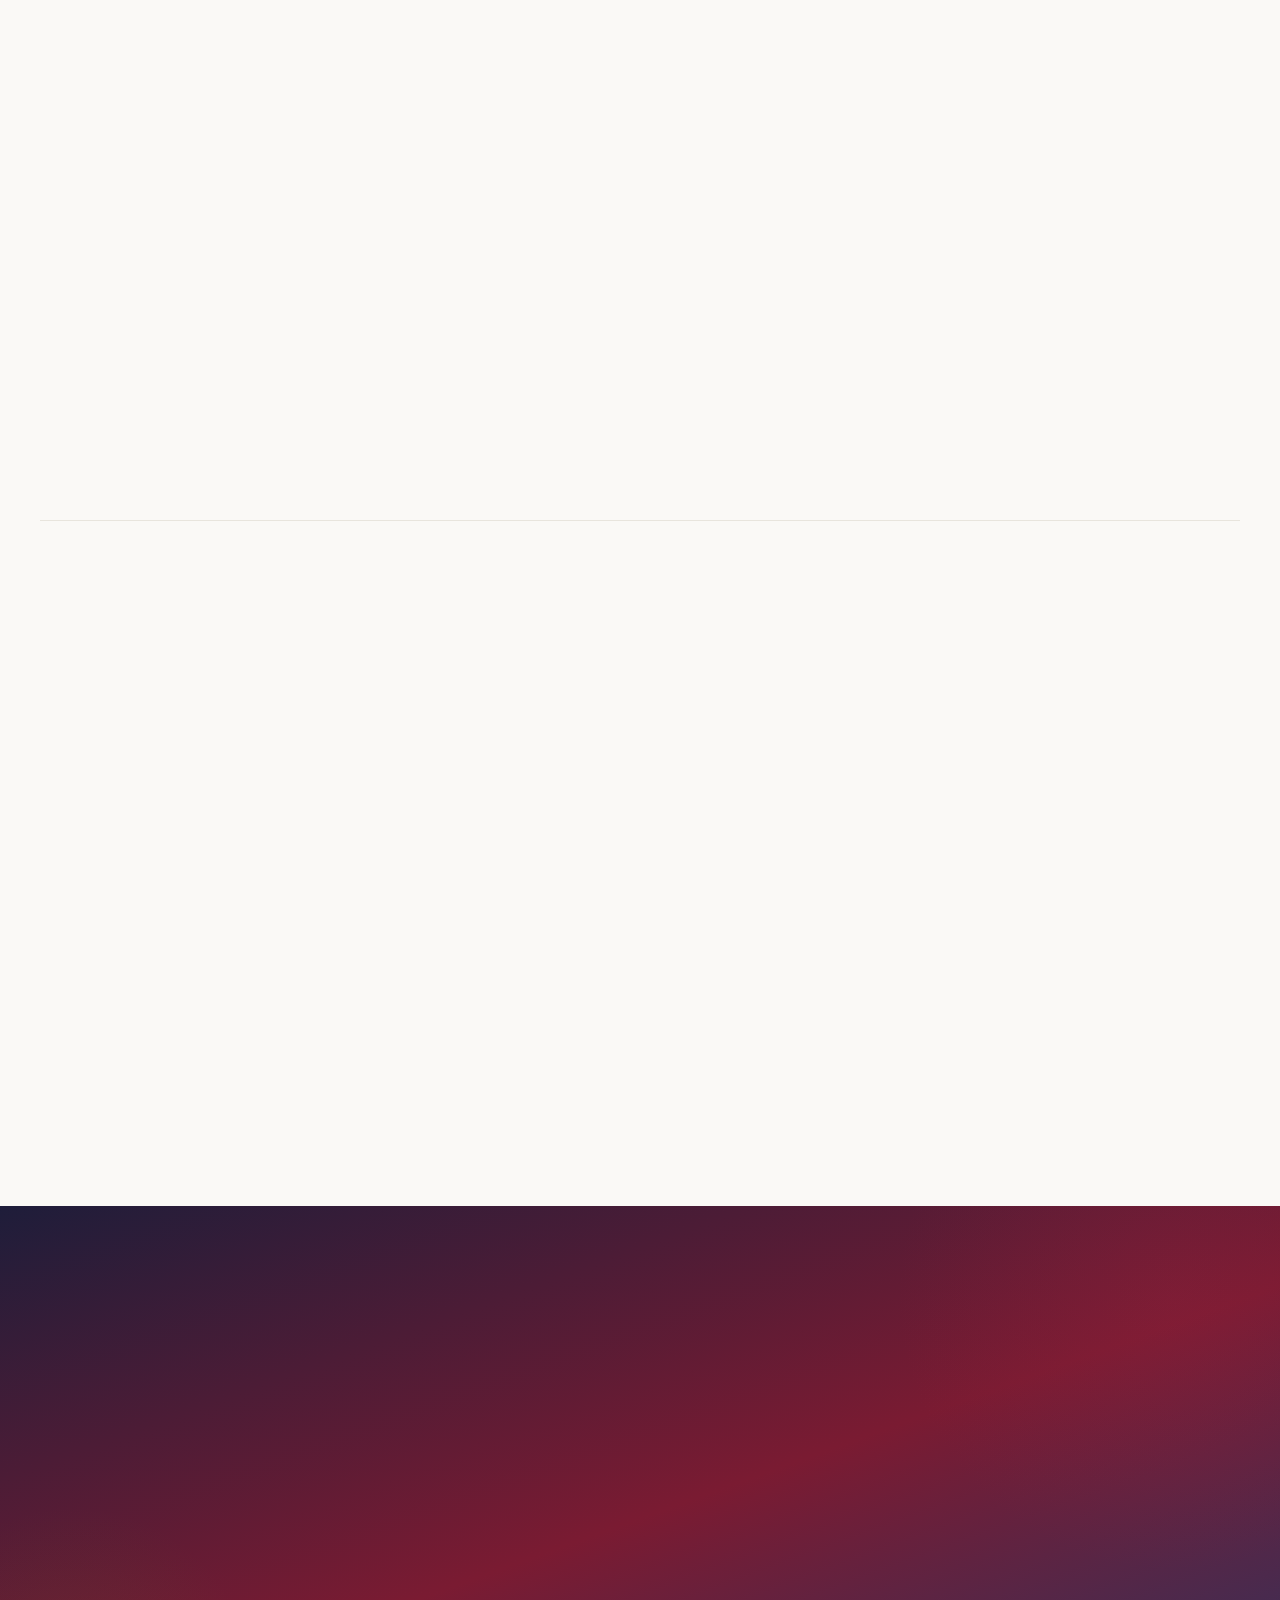
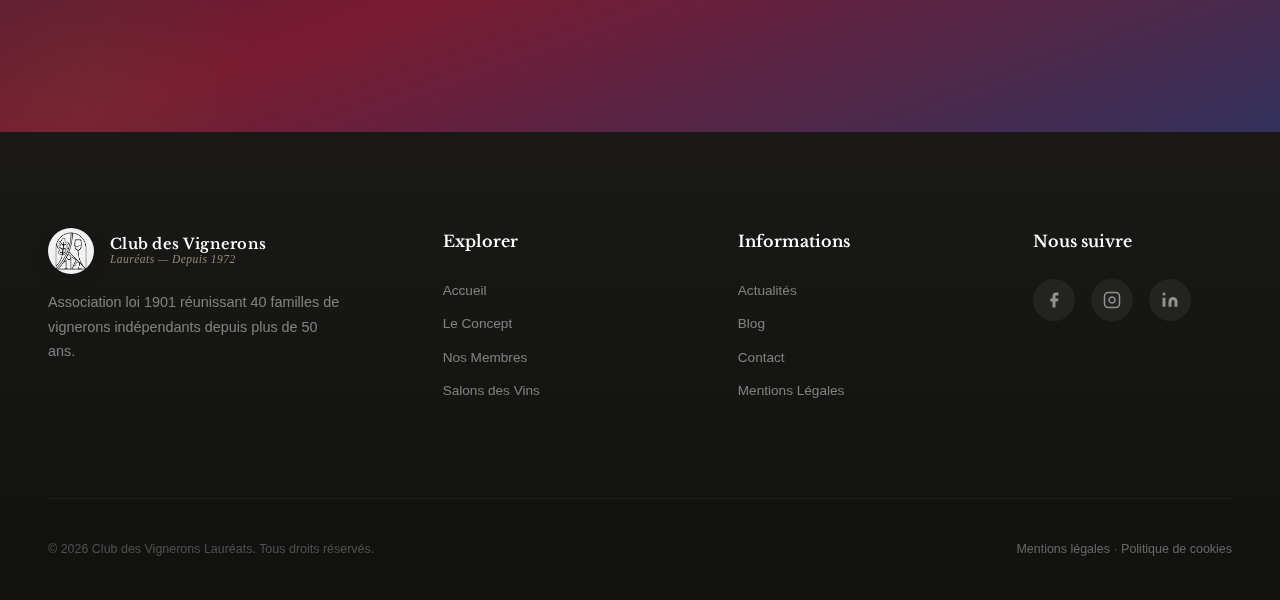
<file: pages/salons.html>
<!DOCTYPE html>
<html lang="fr">

<head>
    <meta charset="utf-8" />
    <meta name="viewport" content="width=device-width, initial-scale=1" />
    <title>Salons des Vins — Club des Vignerons Lauréats</title>
    <meta name="description"
        content="Découvrez nos Salons des Vins à Paris, Nantes et Toulouse. Dégustations gratuites en présence de vignerons." />
    <meta name="theme-color" content="#32315b" />
    <link rel="preconnect" href="https://fonts.gstatic.com" crossorigin />
    <link rel="preconnect" href="https://fonts.googleapis.com" />
    <link rel="stylesheet" href="../src/styles/cvl.css" />
</head>

<body>

    <!-- Header -->
    <header class="site-header" id="site-header">
        <div class="header__inner">
            <a href="../index.html" class="header__logo" aria-label="Accueil">
                <img class="header__logo-img" src="../assets/images/cvl/logo-crest.png" alt="CVL" />
                <div class="header__logo-text">
                    <span class="header__logo-name">Club des Vignerons</span>
                    <span class="header__logo-sub">Lauréats — Depuis 1972</span>
                </div>
            </a>
            <nav class="main-nav" aria-label="Navigation principale">
                <ul class="nav-list">
                    <li><a href="../index.html" class="nav-link">Accueil</a></li>
                    <li><a href="concept.html" class="nav-link">Concept</a></li>
                    <li><a href="membres.html" class="nav-link">Membres</a></li>
                    <li class="nav-dropdown">
                        <a href="salons.html" class="nav-link nav-dropdown-toggle is-active">Salons des Vins
                            <svg class="chevron" width="12" height="12" viewBox="0 0 12 12" fill="none">
                                <path d="M3 4.5L6 7.5L9 4.5" stroke="currentColor" stroke-width="1.5"
                                    stroke-linecap="round" stroke-linejoin="round" />
                            </svg>
                        </a>
                        <ul class="nav-dropdown-menu">
                            <li><a href="salon-paris.html" class="nav-dropdown-link">🏛 Paris</a></li>
                            <li><a href="salon-nantes.html" class="nav-dropdown-link">🏰 Nantes</a></li>
                            <li><a href="salon-toulouse.html" class="nav-dropdown-link">🌹 Toulouse</a></li>
                        </ul>
                    </li>
                    <li><a href="actualites.html" class="nav-link">Actualités</a></li>
                    <li><a href="blog.html" class="nav-link">Blog</a></li>
                    <li><a href="contact.html" class="nav-link">Contact</a></li>
                </ul>
            </nav>
            <div class="header__cta">
                <a href="salons.html" class="btn btn--primary btn--sm">Nos Salons
                    <svg width="14" height="14" viewBox="0 0 14 14" fill="none">
                        <path d="M3 7H11M11 7L7.5 3.5M11 7L7.5 10.5" stroke="currentColor" stroke-width="1.5"
                            stroke-linecap="round" stroke-linejoin="round" />
                    </svg>
                </a>
                <button class="mobile-toggle" id="mobile-toggle" aria-label="Menu" aria-expanded="false">
                    <span></span><span></span><span></span>
                </button>
            </div>
        </div>
    </header>

    <!-- Mobile Menu -->
    <div class="mobile-menu" id="mobile-menu" aria-hidden="true">
        <ul class="mobile-menu__links">
            <li><a href="../index.html" class="mobile-menu__link">Accueil</a></li>
            <li><a href="concept.html" class="mobile-menu__link">Concept</a></li>
            <li><a href="membres.html" class="mobile-menu__link">Membres</a></li>
            <li><a href="salons.html" class="mobile-menu__link">Salons des Vins</a></li>
            <li><a href="contact.html" class="mobile-menu__link">Contact</a></li>
        </ul>
    </div>

    <main id="main">

        <!-- Page Hero -->
        <section class="page-hero">
            <div class="page-hero__bg">
                <img src="../assets/images/cvl/salon-event.png" alt="Salon des Vins" />
            </div>
            <div class="container page-hero__content">
                <h1 class="page-hero__title">Nos Salons des Vins</h1>
                <p class="page-hero__desc">Trois rendez-vous annuels pour rencontrer nos vignerons et déguster
                    gratuitement</p>
                <nav class="page-hero__breadcrumb" aria-label="Fil d'Ariane">
                    <a href="../index.html">Accueil</a>
                    <span>/</span>
                    <span>Salons des Vins</span>
                </nav>
            </div>
        </section>

        <!-- Salon Nantes -->
        <section class="section" id="nantes">
            <div class="container">
                <div class="salon-detail">
                    <div class="salon-detail__image reveal-left">
                        <img src="../assets/images/cvl/salon-event.png" alt="Salon de Nantes" />
                    </div>
                    <div class="salon-detail__info reveal-right">
                        <span class="section__eyebrow" style="justify-content: flex-start;">Prochain Salon</span>
                        <h2>Salon des Vins — Nantes</h2>
                        <div class="salon-info-item">
                            <div class="salon-info-item__icon">📍</div>
                            <div><strong>Lieu</strong><br>Château de la Poterie, Nantes</div>
                        </div>
                        <div class="salon-info-item">
                            <div class="salon-info-item__icon">📅</div>
                            <div><strong>Dates</strong><br>6, 7 & 8 Mars 2026</div>
                        </div>
                        <div class="salon-info-item">
                            <div class="salon-info-item__icon">🍷</div>
                            <div><strong>Dégustation</strong><br>Gratuite, en présence des vignerons</div>
                        </div>
                        <div class="salon-info-item">
                            <div class="salon-info-item__icon">🎟️</div>
                            <div><strong>Entrée</strong><br>Sur invitation — Demandez la vôtre</div>
                        </div>
                        <a href="contact.html" class="btn btn--primary" style="margin-top: var(--space-lg);">
                            Demander une invitation
                            <svg class="btn__arrow" width="14" height="14" viewBox="0 0 14 14" fill="none">
                                <path d="M3 7H11M11 7L7.5 3.5M11 7L7.5 10.5" stroke="currentColor" stroke-width="1.5"
                                    stroke-linecap="round" stroke-linejoin="round" />
                            </svg>
                        </a>
                    </div>
                </div>
            </div>
        </section>

        <!-- Divider -->
        <div style="max-width: var(--max-width); margin: 0 auto; padding: 0 clamp(1.25rem, 4vw, 2.5rem);">
            <hr style="border: none; border-top: 1px solid var(--warm-gray);" />
        </div>

        <!-- Salon Toulouse -->
        <section class="section" id="toulouse">
            <div class="container">
                <div class="salon-detail" style="direction: rtl;">
                    <div class="salon-detail__image reveal-right" style="direction: ltr;">
                        <img src="../assets/images/cvl/salon-event.png" alt="Salon de Toulouse" />
                    </div>
                    <div class="salon-detail__info reveal-left" style="direction: ltr;">
                        <h2>Salon des Vins — Toulouse</h2>
                        <div class="salon-info-item">
                            <div class="salon-info-item__icon">📍</div>
                            <div><strong>Lieu</strong><br>École d'Ingénieurs de Purpan, Toulouse</div>
                        </div>
                        <div class="salon-info-item">
                            <div class="salon-info-item__icon">📅</div>
                            <div><strong>Dates</strong><br>13, 14 & 15 Mars 2026</div>
                        </div>
                        <div class="salon-info-item">
                            <div class="salon-info-item__icon">🍷</div>
                            <div><strong>Dégustation</strong><br>Gratuite, en présence des vignerons</div>
                        </div>
                        <div class="salon-info-item">
                            <div class="salon-info-item__icon">🎟️</div>
                            <div><strong>Entrée</strong><br>Sur invitation — Demandez la vôtre</div>
                        </div>
                        <a href="contact.html" class="btn btn--outline" style="margin-top: var(--space-lg);">
                            Demander une invitation
                            <svg class="btn__arrow" width="14" height="14" viewBox="0 0 14 14" fill="none">
                                <path d="M3 7H11M11 7L7.5 3.5M11 7L7.5 10.5" stroke="currentColor" stroke-width="1.5"
                                    stroke-linecap="round" stroke-linejoin="round" />
                            </svg>
                        </a>
                    </div>
                </div>
            </div>
        </section>

        <!-- Divider -->
        <div style="max-width: var(--max-width); margin: 0 auto; padding: 0 clamp(1.25rem, 4vw, 2.5rem);">
            <hr style="border: none; border-top: 1px solid var(--warm-gray);" />
        </div>

        <!-- Salon Paris -->
        <section class="section" id="paris">
            <div class="container">
                <div class="salon-detail">
                    <div class="salon-detail__image reveal-left">
                        <img src="../assets/images/cvl/salon-event.png" alt="Salon de Paris" />
                    </div>
                    <div class="salon-detail__info reveal-right">
                        <h2>Salon des Vins — Paris</h2>
                        <div class="salon-info-item">
                            <div class="salon-info-item__icon">📍</div>
                            <div><strong>Lieu</strong><br>Le Paquebot — Paris 15ème</div>
                        </div>
                        <div class="salon-info-item">
                            <div class="salon-info-item__icon">📅</div>
                            <div><strong>Dates</strong><br>Novembre 2026 — Dates à confirmer</div>
                        </div>
                        <div class="salon-info-item">
                            <div class="salon-info-item__icon">🍷</div>
                            <div><strong>Dégustation</strong><br>Gratuite, en présence des vignerons</div>
                        </div>
                        <a href="contact.html" class="btn btn--outline" style="margin-top: var(--space-lg);">
                            Demander une invitation
                            <svg class="btn__arrow" width="14" height="14" viewBox="0 0 14 14" fill="none">
                                <path d="M3 7H11M11 7L7.5 3.5M11 7L7.5 10.5" stroke="currentColor" stroke-width="1.5"
                                    stroke-linecap="round" stroke-linejoin="round" />
                            </svg>
                        </a>
                    </div>
                </div>
            </div>
        </section>

        <!-- Newsletter -->
        <section class="newsletter">
            <div class="container">
                <div class="newsletter__inner reveal">
                    <h2 class="newsletter__title">Ne manquez aucun salon</h2>
                    <p class="newsletter__desc">Inscrivez-vous à notre newsletter pour recevoir vos invitations et les
                        dernières actualités.</p>
                    <form class="newsletter__form" id="newsletter-form">
                        <input type="email" class="newsletter__input" placeholder="votre@email.com" aria-label="Email"
                            required />
                        <button type="submit" class="btn btn--sage">S'inscrire</button>
                    </form>
                    <p class="newsletter__legal">Pas de spam. Désinscription en un clic.</p>
                </div>
            </div>
        </section>

    </main>

    <!-- Footer -->
    <footer class="site-footer">
        <div class="container">
            <div class="footer__grid">
                <div class="footer__col">
                    <a href="../index.html" class="header__logo" style="margin-bottom: var(--space-sm);">
                        <img class="header__logo-img" src="../assets/images/cvl/logo-crest.png" alt="CVL" />
                        <div class="header__logo-text">
                            <span class="header__logo-name" style="color: #fff;">Club des Vignerons</span>
                            <span class="header__logo-sub">Lauréats — Depuis 1972</span>
                        </div>
                    </a>
                    <p class="footer__brand-text">Association loi 1901 réunissant 40 familles de vignerons indépendants
                        depuis plus de 50 ans.</p>
                </div>
                <div class="footer__col">
                    <h4 class="footer__heading">Explorer</h4>
                    <div class="footer__links">
                        <a href="../index.html" class="footer__link">Accueil</a>
                        <a href="concept.html" class="footer__link">Le Concept</a>
                        <a href="membres.html" class="footer__link">Nos Membres</a>
                        <a href="salons.html" class="footer__link">Salons des Vins</a>
                    </div>
                </div>
                <div class="footer__col">
                    <h4 class="footer__heading">Informations</h4>
                    <div class="footer__links">
                        <a href="actualites.html" class="footer__link">Actualités</a>
                        <a href="blog.html" class="footer__link">Blog</a>
                        <a href="contact.html" class="footer__link">Contact</a>
                        <a href="mentions-legales.html" class="footer__link">Mentions Légales</a>
                    </div>
                </div>
                <div class="footer__col">
                    <h4 class="footer__heading">Nous suivre</h4>
                    <div class="footer__social">
                        <a href="https://www.facebook.com/clubvigneronslaureats/" target="_blank" rel="noopener"
                            class="footer__social-link" aria-label="Facebook">
                            <svg width="18" height="18" viewBox="0 0 24 24" fill="currentColor">
                                <path d="M18 2h-3a5 5 0 0 0-5 5v3H7v4h3v8h4v-8h3l1-4h-4V7a1 1 0 0 1 1-1h3z" />
                            </svg>
                        </a>
                        <a href="https://www.instagram.com/clubvigneronslaureats/" target="_blank" rel="noopener"
                            class="footer__social-link" aria-label="Instagram">
                            <svg width="18" height="18" viewBox="0 0 24 24" fill="none" stroke="currentColor"
                                stroke-width="2">
                                <rect x="2" y="2" width="20" height="20" rx="5" ry="5" />
                                <path d="M16 11.37A4 4 0 1 1 12.63 8 4 4 0 0 1 16 11.37z" />
                                <line x1="17.5" y1="6.5" x2="17.51" y2="6.5" />
                            </svg>
                        </a>
                        <a href="https://www.linkedin.com/company/club-des-vignerons-laureats/" target="_blank"
                            rel="noopener" class="footer__social-link" aria-label="LinkedIn">
                            <svg width="18" height="18" viewBox="0 0 24 24" fill="currentColor">
                                <path
                                    d="M16 8a6 6 0 0 1 6 6v7h-4v-7a2 2 0 0 0-2-2 2 2 0 0 0-2 2v7h-4v-7a6 6 0 0 1 6-6z" />
                                <rect x="2" y="9" width="4" height="12" />
                                <circle cx="4" cy="4" r="2" />
                            </svg>
                        </a>
                    </div>
                </div>
            </div>
            <div class="footer__bottom">
                <p>© 2026 Club des Vignerons Lauréats. Tous droits réservés.</p>
                <div><a href="mentions-legales.html">Mentions légales</a> · <a href="#">Politique de cookies</a></div>
            </div>
        </div>
    </footer>

    <script src="../src/scripts/cvl.js"></script>
</body>

</html>
</file>
<file: src/styles/cvl.css>
/* ═══════════════════════════════════════════════════════════
   Club des Vignerons Lauréats — Premium Contemporary Redesign
   Brand: #9e2340 · #32315b · #ada98a · #6b7523
   ═══════════════════════════════════════════════════════════ */

@import url('https://fonts.googleapis.com/css2?family=Libre+Baskerville:ital,wght@0,400;0,700;1,400&display=swap');

@font-face {
  font-family: 'Arsenica';
  src: local('Arsenica'), local('Arsenica Regular');
  font-weight: 400;
  font-style: normal;
  font-display: swap;
}

@font-face {
  font-family: 'Arsenica';
  src: local('Arsenica Italic');
  font-weight: 400;
  font-style: italic;
  font-display: swap;
}

@font-face {
  font-family: 'Arsenica';
  src: local('Arsenica Medium'), local('Arsenica SemiBold');
  font-weight: 600;
  font-style: normal;
  font-display: swap;
}

:root {
  --burgundy: #9e2340;
  --burgundy-light: #c73a5a;
  --burgundy-dark: #7a1b32;
  --navy: #32315b;
  --navy-light: #4a4980;
  --navy-dark: #1e1d3a;
  --sage: #ada98a;
  --sage-light: #c5c2a8;
  --sage-dark: #8f8c72;
  --olive: #6b7523;
  --olive-light: #8a9640;
  --olive-dark: #4e5619;

  --white: #ffffff;
  --off-white: #faf9f6;
  --cream: #f5f3ee;
  --warm-gray: #e8e5dd;
  --mid-gray: #9a9590;
  --dark-gray: #3d3a36;
  --charcoal: #1a1917;

  --bg-primary: var(--off-white);
  --bg-secondary: var(--cream);
  --bg-dark: var(--navy-dark);
  --text-primary: var(--charcoal);
  --text-secondary: var(--mid-gray);
  --text-on-dark: var(--off-white);
  --accent: var(--burgundy);
  --accent-hover: var(--burgundy-light);

  --font-display: 'Libre Baskerville', 'Baskerville', 'Georgia', serif;
  --font-body: 'Bahnschrift', 'DIN', 'Segoe UI', -apple-system, sans-serif;
  --font-accent: 'Arsenica', 'Georgia', serif;

  --space-xs: 0.5rem;
  --space-sm: 1rem;
  --space-md: 1.5rem;
  --space-lg: 2.5rem;
  --space-xl: 4rem;
  --space-2xl: 6rem;
  --space-3xl: 8rem;

  --max-width: 1320px;
  --max-width-narrow: 900px;
  --header-height: 80px;
  --border-radius: 16px;
  --border-radius-lg: 24px;
  --border-radius-xl: 32px;

  --ease-out: cubic-bezier(0.22, 1, 0.36, 1);
  --ease-spring: cubic-bezier(0.34, 1.56, 0.64, 1);
  --transition-fast: 250ms var(--ease-out);
  --transition-base: 450ms var(--ease-out);
  --transition-slow: 700ms var(--ease-out);

  --shadow-sm: 0 2px 12px rgba(26, 25, 23, 0.06);
  --shadow-md: 0 8px 32px rgba(26, 25, 23, 0.1);
  --shadow-lg: 0 24px 64px rgba(26, 25, 23, 0.14);
  --shadow-glow: 0 0 60px rgba(158, 35, 64, 0.18);
  --shadow-card: 0 4px 24px rgba(50, 49, 91, 0.08);
}

*,
*::before,
*::after {
  margin: 0;
  padding: 0;
  box-sizing: border-box;
}

html {
  scroll-behavior: smooth;
  -webkit-font-smoothing: antialiased;
  -moz-osx-font-smoothing: grayscale;
}

body {
  font-family: var(--font-body);
  background: var(--bg-primary);
  color: var(--text-primary);
  line-height: 1.7;
  overflow-x: hidden;
}

img {
  max-width: 100%;
  height: auto;
  display: block;
}

a {
  text-decoration: none;
  color: inherit;
  transition: color var(--transition-fast);
}

button {
  border: none;
  background: none;
  cursor: pointer;
  font: inherit;
  color: inherit;
}

ul,
ol {
  list-style: none;
}

.container {
  width: 100%;
  max-width: var(--max-width);
  margin: 0 auto;
  padding: 0 clamp(1.25rem, 4vw, 3rem);
}

.container--narrow {
  max-width: var(--max-width-narrow);
}

.sr-only {
  position: absolute;
  width: 1px;
  height: 1px;
  padding: 0;
  margin: -1px;
  overflow: hidden;
  clip: rect(0, 0, 0, 0);
  border: 0;
}

/* ═══ PRELOADER ═══ */
.preloader {
  position: fixed;
  inset: 0;
  z-index: 10000;
  background: linear-gradient(135deg, var(--navy-dark) 0%, #141227 100%);
  display: flex;
  align-items: center;
  justify-content: center;
  flex-direction: column;
  gap: var(--space-md);
  transition: opacity 0.8s var(--ease-out), visibility 0.8s;
}

.preloader.is-hidden {
  opacity: 0;
  visibility: hidden;
  pointer-events: none;
}

.preloader__logo {
  width: 72px;
  height: 72px;
  border-radius: 50%;
  object-fit: cover;
  animation: preloaderPulse 1.8s ease-in-out infinite;
  filter: drop-shadow(0 0 30px rgba(158, 35, 64, 0.4));
}

.preloader__bar {
  width: 180px;
  height: 2px;
  background: rgba(255, 255, 255, 0.08);
  border-radius: 2px;
  overflow: hidden;
}

.preloader__fill {
  height: 100%;
  background: linear-gradient(90deg, var(--burgundy), var(--sage));
  border-radius: 2px;
  width: 0%;
  animation: preloaderFill 2s var(--ease-out) forwards;
}

@keyframes preloaderPulse {

  0%,
  100% {
    transform: scale(1);
    opacity: 1;
  }

  50% {
    transform: scale(1.08);
    opacity: 0.6;
  }
}

@keyframes preloaderFill {
  to {
    width: 100%;
  }
}

/* ═══ HEADER ═══ */
.site-header {
  position: fixed;
  top: 0;
  left: 0;
  right: 0;
  z-index: 1000;
  height: var(--header-height);
  transition: background var(--transition-base), box-shadow var(--transition-base), transform var(--transition-base);
}

.site-header::before {
  content: '';
  position: absolute;
  inset: 0;
  background: rgba(250, 249, 246, 0.95);
  backdrop-filter: blur(24px) saturate(200%);
  -webkit-backdrop-filter: blur(24px) saturate(200%);
  border-bottom: 1px solid rgba(173, 169, 138, 0.15);
  opacity: 0;
  transition: opacity var(--transition-base);
}

/* On hero pages, header text is white before scroll */
.site-header:not(.is-scrolled) .header__logo-name,
.site-header:not(.is-scrolled) .nav-link,
.site-header:not(.is-scrolled) .mobile-toggle span {
  color: var(--white);
  background-color: transparent;
}

.site-header:not(.is-scrolled) .mobile-toggle span {
  background: var(--white);
}

.site-header:not(.is-scrolled) .header__logo-sub {
  color: rgba(255, 255, 255, 0.65);
}

.site-header:not(.is-scrolled) .nav-link:hover,
.site-header:not(.is-scrolled) .nav-link.is-active {
  color: var(--sage-light);
  background: rgba(255, 255, 255, 0.1);
}

.site-header:not(.is-scrolled) .nav-link::after {
  background: var(--sage-light);
}

.site-header:not(.is-scrolled) .btn--primary {
  background: rgba(255, 255, 255, 0.15);
  border: 1px solid rgba(255, 255, 255, 0.3);
  backdrop-filter: blur(8px);
  box-shadow: none;
}

.site-header:not(.is-scrolled) .btn--primary:hover {
  background: rgba(255, 255, 255, 0.25);
}

/* Inner pages: always show solid header */
.page-hero~.site-header::before,
body:not(:has(.hero)) .site-header::before {
  opacity: 1;
}

.site-header.is-scrolled::before {
  opacity: 1;
}

/* When scrolled, revert text to dark */
.site-header.is-scrolled .header__logo-name {
  color: var(--navy);
}

.site-header.is-scrolled .header__logo-sub {
  color: var(--sage-dark);
}

.site-header.is-scrolled .nav-link {
  color: var(--dark-gray);
}

.site-header.is-scrolled .nav-link:hover,
.site-header.is-scrolled .nav-link.is-active {
  color: var(--burgundy);
  background: rgba(158, 35, 64, 0.06);
}

.site-header.is-scrolled .nav-link::after {
  background: var(--burgundy);
}

.site-header.is-scrolled .mobile-toggle span {
  background: var(--dark-gray);
}

.site-header.is-scrolled .btn--primary {
  background: linear-gradient(135deg, var(--burgundy), var(--burgundy-dark));
  color: var(--white);
  border: none;
  box-shadow: 0 4px 24px rgba(158, 35, 64, 0.35);
  backdrop-filter: none;
}

.site-header.is-hidden {
  transform: translateY(-100%);
}

.header__inner {
  position: relative;
  z-index: 1;
  display: flex;
  align-items: center;
  justify-content: space-between;
  height: 100%;
  max-width: var(--max-width);
  margin: 0 auto;
  padding: 0 clamp(1.25rem, 4vw, 3rem);
}

.header__logo {
  display: flex;
  align-items: center;
  gap: var(--space-sm);
  flex-shrink: 0;
}

.header__logo-img {
  width: 46px;
  height: 46px;
  border-radius: 50%;
  object-fit: cover;
  transition: transform var(--transition-fast);
  filter: drop-shadow(0 2px 8px rgba(0, 0, 0, 0.15));
}

.header__logo:hover .header__logo-img {
  transform: scale(1.1) rotate(-5deg);
}

.header__logo-text {
  display: flex;
  flex-direction: column;
  line-height: 1.15;
}

.header__logo-name {
  font-family: var(--font-display);
  font-size: 0.92rem;
  font-weight: 600;
  color: var(--navy);
  letter-spacing: 0.02em;
  transition: color var(--transition-base);
  white-space: nowrap;
}

.header__logo-sub {
  font-family: var(--font-accent);
  font-size: 0.72rem;
  color: var(--sage-dark);
  font-style: italic;
  letter-spacing: 0.04em;
  transition: color var(--transition-base);
  white-space: nowrap;
}

.main-nav {
  display: flex;
  align-items: center;
}

.nav-list {
  display: flex;
  align-items: center;
  gap: 2px;
}

.nav-link {
  position: relative;
  display: flex;
  align-items: center;
  gap: 6px;
  padding: 0.55rem 1rem;
  font-size: 0.78rem;
  font-weight: 500;
  letter-spacing: 0.08em;
  text-transform: uppercase;
  color: var(--dark-gray);
  border-radius: 999px;
  transition: color var(--transition-base), background var(--transition-fast);
  white-space: nowrap;
}

.nav-link:hover,
.nav-link.is-active {
  color: var(--burgundy);
  background: rgba(158, 35, 64, 0.06);
}

.nav-link::after {
  content: '';
  position: absolute;
  bottom: 4px;
  left: 50%;
  transform: translateX(-50%) scaleX(0);
  width: 20px;
  height: 2px;
  background: var(--burgundy);
  border-radius: 2px;
  transition: transform var(--transition-fast), background var(--transition-base);
}

.nav-link:hover::after,
.nav-link.is-active::after {
  transform: translateX(-50%) scaleX(1);
}

.nav-dropdown {
  position: relative;
}

.nav-dropdown-toggle {
  display: flex;
  align-items: center;
  gap: 4px;
}

.nav-dropdown-toggle .chevron {
  transition: transform var(--transition-fast);
}

.nav-dropdown:hover .chevron {
  transform: rotate(180deg);
}

.nav-dropdown-menu {
  position: absolute;
  top: calc(100% + 8px);
  left: 50%;
  transform: translateX(-50%) translateY(8px);
  min-width: 200px;
  background: var(--white);
  border-radius: var(--border-radius);
  box-shadow: var(--shadow-lg);
  border: 1px solid rgba(173, 169, 138, 0.12);
  padding: var(--space-xs);
  opacity: 0;
  visibility: hidden;
  pointer-events: none;
  transition: all var(--transition-fast);
}

.nav-dropdown:hover .nav-dropdown-menu {
  opacity: 1;
  visibility: visible;
  pointer-events: all;
  transform: translateX(-50%) translateY(0);
}

.nav-dropdown-link {
  display: block;
  padding: 0.65rem 1rem;
  font-size: 0.85rem;
  font-weight: 400;
  color: var(--dark-gray);
  border-radius: 10px;
  transition: all var(--transition-fast);
}

.nav-dropdown-link:hover {
  color: var(--burgundy);
  background: rgba(158, 35, 64, 0.05);
  padding-left: 1.25rem;
}

.header__cta {
  display: flex;
  align-items: center;
  gap: var(--space-sm);
  flex-shrink: 0;
}

.mobile-toggle {
  display: none;
  flex-direction: column;
  justify-content: center;
  align-items: center;
  gap: 6px;
  width: 44px;
  height: 44px;
  padding: 10px 8px;
  border-radius: 12px;
  transition: background var(--transition-fast);
  cursor: pointer;
  -webkit-tap-highlight-color: transparent;
}

.mobile-toggle:hover {
  background: rgba(158, 35, 64, 0.06);
}

.mobile-toggle span {
  display: block;
  width: 22px;
  height: 2px;
  background: var(--dark-gray);
  border-radius: 2px;
  transition: all 0.3s var(--ease-out);
  transform-origin: center;
}

.mobile-toggle.is-active span {
  background: var(--burgundy) !important;
}

.mobile-toggle.is-active span:nth-child(1) {
  transform: rotate(45deg) translate(5.5px, 5.5px);
}

.mobile-toggle.is-active span:nth-child(2) {
  opacity: 0;
  transform: scaleX(0);
}

.mobile-toggle.is-active span:nth-child(3) {
  transform: rotate(-45deg) translate(5.5px, -5.5px);
}

/* ═══ MOBILE MENU ═══ */
.mobile-menu {
  position: fixed;
  inset: 0;
  z-index: 999;
  display: flex;
  flex-direction: column;
  background: rgba(250, 249, 246, 0.98);
  backdrop-filter: blur(20px) saturate(180%);
  -webkit-backdrop-filter: blur(20px) saturate(180%);
  padding: calc(var(--header-height) + var(--space-xl)) clamp(1.5rem, 6vw, 3rem) var(--space-xl);
  transform: translateX(100%);
  opacity: 0;
  transition: transform 0.5s var(--ease-out), opacity 0.4s var(--ease-out);
  overflow-y: auto;
  -webkit-overflow-scrolling: touch;
}

.mobile-menu.is-open {
  transform: translateX(0);
  opacity: 1;
}

.mobile-menu__links {
  display: flex;
  flex-direction: column;
  gap: 0;
}

.mobile-menu__link {
  font-family: var(--font-display);
  font-size: clamp(1.4rem, 5vw, 2rem);
  font-weight: 500;
  color: var(--navy);
  padding: var(--space-sm) 0;
  border-bottom: 1px solid rgba(173, 169, 138, 0.15);
  transition: color var(--transition-fast), padding-left var(--transition-fast), border-color var(--transition-fast);
  display: block;
}

.mobile-menu__link:hover,
.mobile-menu__link:active {
  color: var(--burgundy);
  padding-left: var(--space-sm);
  border-bottom-color: rgba(158, 35, 64, 0.2);
}

.mobile-menu__sub {
  padding-left: var(--space-md);
  padding-bottom: var(--space-xs);
  display: flex;
  flex-direction: column;
  gap: 0;
  border-bottom: 1px solid rgba(173, 169, 138, 0.15);
}

.mobile-menu__sub-link {
  font-family: var(--font-body);
  font-size: 0.95rem;
  font-weight: 400;
  color: var(--mid-gray);
  padding: 0.6rem 0 0.6rem var(--space-sm);
  display: flex;
  align-items: center;
  gap: 8px;
  transition: color var(--transition-fast), padding-left var(--transition-fast);
  border-left: 2px solid transparent;
}

.mobile-menu__sub-link:hover {
  color: var(--burgundy);
  border-left-color: var(--burgundy);
  padding-left: calc(var(--space-sm) + 4px);
}

.mobile-menu__footer {
  margin-top: auto;
  padding-top: var(--space-lg);
  border-top: 1px solid rgba(173, 169, 138, 0.15);
  display: flex;
  flex-direction: column;
  gap: var(--space-md);
}

.mobile-menu__cta {
  display: flex;
  justify-content: center;
}

.mobile-menu__social {
  display: flex;
  justify-content: center;
  gap: var(--space-md);
}

.mobile-menu__social a {
  font-size: 0.85rem;
  font-weight: 500;
  color: var(--mid-gray);
  transition: color var(--transition-fast);
  padding: 0.25rem 0;
}

.mobile-menu__social a:hover {
  color: var(--burgundy);
}

/* ═══ BUTTONS ═══ */
.btn {
  display: inline-flex;
  align-items: center;
  justify-content: center;
  gap: 8px;
  padding: 0.85rem 2.2rem;
  font-family: var(--font-body);
  font-size: 0.82rem;
  font-weight: 600;
  letter-spacing: 0.08em;
  text-transform: uppercase;
  border-radius: 999px;
  transition: all var(--transition-fast);
  cursor: pointer;
  position: relative;
  overflow: hidden;
}

.btn::before {
  content: '';
  position: absolute;
  inset: 0;
  border-radius: inherit;
  background: linear-gradient(135deg, rgba(255, 255, 255, 0.15), transparent);
  opacity: 0;
  transition: opacity var(--transition-fast);
}

.btn:hover::before {
  opacity: 1;
}

.btn--primary {
  background: linear-gradient(135deg, var(--burgundy), var(--burgundy-dark));
  color: var(--white);
  box-shadow: 0 4px 24px rgba(158, 35, 64, 0.35);
}

.btn--primary:hover {
  transform: translateY(-3px);
  box-shadow: 0 8px 36px rgba(158, 35, 64, 0.45);
}

.btn--outline {
  background: transparent;
  color: var(--burgundy);
  border: 1.5px solid var(--burgundy);
}

.btn--outline:hover {
  background: var(--burgundy);
  color: var(--white);
  transform: translateY(-3px);
}

.btn--ghost {
  background: rgba(255, 255, 255, 0.08);
  color: var(--white);
  border: 1px solid rgba(255, 255, 255, 0.2);
  backdrop-filter: blur(10px);
}

.btn--ghost:hover {
  background: rgba(255, 255, 255, 0.18);
  transform: translateY(-3px);
  border-color: rgba(255, 255, 255, 0.4);
}

.btn--sage {
  background: linear-gradient(135deg, var(--sage), var(--sage-dark));
  color: var(--navy-dark);
}

.btn--sage:hover {
  transform: translateY(-3px);
  box-shadow: 0 8px 24px rgba(173, 169, 138, 0.35);
}

.btn--sm {
  padding: 0.55rem 1.4rem;
  font-size: 0.76rem;
}

.btn--lg {
  padding: 1.05rem 2.8rem;
  font-size: 0.88rem;
}

.btn__arrow {
  transition: transform var(--transition-fast);
}

.btn:hover .btn__arrow {
  transform: translateX(5px);
}

/* ═══ HERO ═══ */
.hero {
  position: relative;
  min-height: 100vh;
  min-height: 100dvh;
  display: flex;
  align-items: center;
  overflow: hidden;
}

.hero__bg {
  position: absolute;
  inset: 0;
  z-index: 0;
}

.hero__bg img {
  width: 100%;
  height: 100%;
  object-fit: cover;
  transform: scale(1.05);
  animation: heroZoom 25s ease-in-out infinite alternate;
}

.hero__overlay {
  position: absolute;
  inset: 0;
  background: linear-gradient(160deg, rgba(30, 29, 58, 0.92) 0%, rgba(158, 35, 64, 0.55) 45%, rgba(50, 49, 91, 0.8) 100%);
}

.hero__overlay::after {
  content: '';
  position: absolute;
  inset: 0;
  background: radial-gradient(ellipse at 30% 70%, rgba(158, 35, 64, 0.2) 0%, transparent 60%),
    radial-gradient(ellipse at 80% 20%, rgba(107, 117, 35, 0.12) 0%, transparent 50%);
}

@keyframes heroZoom {
  from {
    transform: scale(1.05);
  }

  to {
    transform: scale(1.15);
  }
}

.hero__content {
  position: relative;
  z-index: 2;
  max-width: 780px;
  padding: calc(var(--header-height) + var(--space-3xl)) 0 var(--space-3xl);
}

.hero__eyebrow {
  display: inline-flex;
  align-items: center;
  gap: 12px;
  font-family: var(--font-accent);
  font-size: 1rem;
  font-weight: 400;
  letter-spacing: 0.18em;
  text-transform: uppercase;
  color: var(--sage-light);
  margin-bottom: var(--space-md);
  opacity: 0;
  animation: fadeUp 0.9s var(--ease-out) 0.3s forwards;
}

.hero__eyebrow::before {
  content: '';
  width: 48px;
  height: 1px;
  background: linear-gradient(90deg, var(--sage), transparent);
}

.hero__title {
  font-family: var(--font-display);
  font-size: clamp(2.5rem, 6vw, 4.8rem);
  font-weight: 600;
  line-height: 1.08;
  color: var(--white);
  margin-bottom: var(--space-lg);
  opacity: 0;
  animation: fadeUp 0.9s var(--ease-out) 0.5s forwards;
}

.hero__title em {
  font-style: italic;
  color: var(--sage-light);
}

.hero__desc {
  font-size: 1.15rem;
  line-height: 1.8;
  color: rgba(255, 255, 255, 0.75);
  max-width: 560px;
  margin-bottom: var(--space-xl);
  opacity: 0;
  animation: fadeUp 0.9s var(--ease-out) 0.7s forwards;
}

.hero__actions {
  display: flex;
  flex-wrap: wrap;
  gap: var(--space-sm);
  opacity: 0;
  animation: fadeUp 0.9s var(--ease-out) 0.9s forwards;
}

.hero__scroll {
  position: absolute;
  bottom: var(--space-lg);
  left: 50%;
  transform: translateX(-50%);
  display: flex;
  flex-direction: column;
  align-items: center;
  gap: 8px;
  color: rgba(255, 255, 255, 0.4);
  font-size: 0.7rem;
  letter-spacing: 0.18em;
  text-transform: uppercase;
  z-index: 2;
}

.hero__scroll-line {
  width: 1px;
  height: 48px;
  background: linear-gradient(to bottom, rgba(255, 255, 255, 0.4), transparent);
  animation: scrollBounce 2.5s ease-in-out infinite;
}

@keyframes scrollBounce {

  0%,
  100% {
    transform: scaleY(1);
    opacity: 1;
  }

  50% {
    transform: scaleY(0.4);
    opacity: 0.2;
  }
}

@keyframes fadeUp {
  from {
    opacity: 0;
    transform: translateY(35px);
  }

  to {
    opacity: 1;
    transform: translateY(0);
  }
}

/* ═══ SECTIONS ═══ */
.section {
  padding: var(--space-3xl) 0;
}

.section--dark {
  background: linear-gradient(160deg, var(--navy-dark) 0%, #141227 100%);
  color: var(--text-on-dark);
}

.section--cream {
  background: var(--cream);
}

.section--sage {
  background: var(--sage);
  color: var(--navy-dark);
}

.section__header {
  text-align: center;
  margin-bottom: var(--space-2xl);
}

.section__eyebrow {
  display: inline-flex;
  align-items: center;
  gap: 14px;
  font-family: var(--font-accent);
  font-size: 0.88rem;
  letter-spacing: 0.22em;
  text-transform: uppercase;
  color: var(--burgundy);
  margin-bottom: var(--space-sm);
}

.section__eyebrow::before,
.section__eyebrow::after {
  content: '';
  width: 36px;
  height: 1px;
  background: var(--burgundy);
  opacity: 0.35;
}

.section--dark .section__eyebrow {
  color: var(--sage);
}

.section--dark .section__eyebrow::before,
.section--dark .section__eyebrow::after {
  background: var(--sage);
}

.section__title {
  font-family: var(--font-display);
  font-size: clamp(2rem, 4.5vw, 3.2rem);
  font-weight: 600;
  line-height: 1.12;
  margin-bottom: var(--space-sm);
}

.section__subtitle {
  font-family: var(--font-accent);
  font-size: 1.2rem;
  font-style: italic;
  color: var(--mid-gray);
  max-width: 600px;
  margin: 0 auto;
}

.section--dark .section__subtitle {
  color: rgba(255, 255, 255, 0.55);
}

/* ═══ EVENTS ═══ */
.events-grid {
  display: grid;
  grid-template-columns: repeat(auto-fit, minmax(350px, 1fr));
  gap: var(--space-lg);
}

.event-card {
  position: relative;
  border-radius: var(--border-radius-lg);
  overflow: hidden;
  background: var(--white);
  box-shadow: var(--shadow-card);
  transition: all var(--transition-base);
}

.event-card:hover {
  transform: translateY(-10px);
  box-shadow: var(--shadow-lg);
}

.event-card__image {
  position: relative;
  height: 260px;
  overflow: hidden;
}

.event-card__image img {
  width: 100%;
  height: 100%;
  object-fit: cover;
  transition: transform var(--transition-slow);
}

.event-card:hover .event-card__image img {
  transform: scale(1.1);
}

.event-card__image::after {
  content: '';
  position: absolute;
  bottom: 0;
  left: 0;
  right: 0;
  height: 50%;
  background: linear-gradient(to top, rgba(0, 0, 0, 0.25), transparent);
}

.event-card__badge {
  position: absolute;
  top: var(--space-sm);
  left: var(--space-sm);
  z-index: 1;
  display: inline-flex;
  align-items: center;
  gap: 6px;
  padding: 0.4rem 1rem;
  background: linear-gradient(135deg, var(--burgundy), var(--burgundy-dark));
  color: var(--white);
  font-size: 0.7rem;
  font-weight: 600;
  letter-spacing: 0.1em;
  text-transform: uppercase;
  border-radius: 999px;
  backdrop-filter: blur(4px);
}

.event-card__body {
  padding: var(--space-md) var(--space-md) var(--space-sm);
}

.event-card__city {
  font-family: var(--font-display);
  font-size: 1.5rem;
  font-weight: 600;
  color: var(--navy);
  margin-bottom: 4px;
}

.event-card__venue {
  font-size: 0.85rem;
  color: var(--mid-gray);
  margin-bottom: var(--space-sm);
}

.event-card__date {
  display: inline-flex;
  align-items: center;
  gap: 8px;
  font-size: 0.85rem;
  font-weight: 600;
  color: var(--burgundy);
  padding: 0.35rem 0.85rem;
  background: rgba(158, 35, 64, 0.06);
  border-radius: 999px;
}

.event-card__date svg {
  width: 16px;
  height: 16px;
}

.event-card__footer {
  display: flex;
  align-items: center;
  justify-content: space-between;
  padding: var(--space-sm) var(--space-md);
  border-top: 1px solid rgba(173, 169, 138, 0.12);
}

.event-card__link {
  font-size: 0.8rem;
  font-weight: 600;
  letter-spacing: 0.06em;
  text-transform: uppercase;
  color: var(--burgundy);
  display: inline-flex;
  align-items: center;
  gap: 6px;
  transition: gap var(--transition-fast), color var(--transition-fast);
}

.event-card__link:hover {
  gap: 12px;
}

/* ═══ ABOUT / CONCEPT ═══ */
.about-split {
  display: grid;
  grid-template-columns: 1fr 1fr;
  gap: var(--space-2xl);
  align-items: center;
}

.about-split__image {
  position: relative;
  border-radius: var(--border-radius-lg);
  overflow: hidden;
  aspect-ratio: 4/5;
  box-shadow: var(--shadow-lg);
}

.about-split__image img {
  width: 100%;
  height: 100%;
  object-fit: cover;
  transition: transform 0.8s var(--ease-out);
}

.about-split__image:hover img {
  transform: scale(1.04);
}

.about-split__image::after {
  content: '';
  position: absolute;
  inset: 0;
  border-radius: inherit;
  border: 1px solid rgba(255, 255, 255, 0.15);
  background: linear-gradient(180deg, transparent 60%, rgba(0, 0, 0, 0.15));
}

.about-split__accent {
  position: absolute;
  bottom: -24px;
  right: -24px;
  width: 140px;
  height: 140px;
  background: radial-gradient(circle, rgba(158, 35, 64, 0.15), transparent 70%);
  border-radius: 50%;
  z-index: -1;
}

.about-split__text h2 {
  font-family: var(--font-display);
  font-size: clamp(1.8rem, 3.5vw, 2.8rem);
  font-weight: 600;
  line-height: 1.18;
  margin-bottom: var(--space-md);
  color: var(--navy);
}

.about-split__text p {
  font-size: 1.05rem;
  line-height: 1.85;
  color: var(--dark-gray);
  margin-bottom: var(--space-md);
}

.about-split__text blockquote {
  font-family: var(--font-accent);
  font-size: 1.35rem;
  font-style: italic;
  color: var(--burgundy);
  border-left: 3px solid var(--burgundy);
  padding-left: var(--space-md);
  margin: var(--space-lg) 0;
  position: relative;
}

/* ═══ FEATURES ═══ */
.features-grid {
  display: grid;
  grid-template-columns: repeat(auto-fit, minmax(260px, 1fr));
  gap: var(--space-lg);
  margin-top: var(--space-2xl);
}

.feature-card {
  text-align: center;
  padding: var(--space-xl) var(--space-lg);
  border-radius: var(--border-radius-lg);
  background: var(--white);
  border: 1px solid rgba(173, 169, 138, 0.1);
  transition: all var(--transition-base);
  position: relative;
  overflow: hidden;
}

.feature-card::before {
  content: '';
  position: absolute;
  top: 0;
  left: 50%;
  transform: translateX(-50%);
  width: 60px;
  height: 3px;
  background: linear-gradient(90deg, var(--burgundy), var(--sage));
  border-radius: 0 0 3px 3px;
  opacity: 0;
  transition: opacity var(--transition-base);
}

.feature-card:hover {
  transform: translateY(-8px);
  box-shadow: var(--shadow-md);
  border-color: transparent;
}

.feature-card:hover::before {
  opacity: 1;
}

.feature-card__icon {
  width: 60px;
  height: 60px;
  margin: 0 auto var(--space-md);
  display: flex;
  align-items: center;
  justify-content: center;
  border-radius: 50%;
  background: linear-gradient(135deg, rgba(158, 35, 64, 0.08), rgba(50, 49, 91, 0.06));
  color: var(--burgundy);
}

.feature-card h3 {
  font-family: var(--font-display);
  font-size: 1.15rem;
  font-weight: 600;
  margin-bottom: 10px;
  color: var(--navy);
}

.feature-card p {
  font-size: 0.9rem;
  line-height: 1.7;
  color: var(--mid-gray);
}

/* ═══ MARQUEE ═══ */
.marquee {
  overflow: hidden;
  padding: var(--space-lg) 0;
  background: linear-gradient(135deg, var(--navy-dark), #141227);
}

.marquee__track {
  display: flex;
  align-items: center;
  gap: var(--space-xl);
  animation: marqueeScroll 30s linear infinite;
  width: max-content;
}

.marquee__item {
  font-family: var(--font-display);
  font-size: clamp(1.5rem, 3vw, 2.5rem);
  font-weight: 300;
  color: rgba(255, 255, 255, 0.15);
  white-space: nowrap;
  letter-spacing: 0.06em;
}

.marquee__dot {
  width: 8px;
  height: 8px;
  background: var(--burgundy);
  border-radius: 50%;
  flex-shrink: 0;
  box-shadow: 0 0 12px rgba(158, 35, 64, 0.4);
}

@keyframes marqueeScroll {
  from {
    transform: translateX(0);
  }

  to {
    transform: translateX(-50%);
  }
}

/* ═══ MEMBERS ═══ */
.members-intro {
  text-align: center;
  max-width: 700px;
  margin: 0 auto var(--space-2xl);
}

.members-intro p {
  font-size: 1.05rem;
  line-height: 1.8;
  color: var(--dark-gray);
}

.regions-grid {
  display: grid;
  grid-template-columns: repeat(auto-fill, minmax(300px, 1fr));
  gap: var(--space-lg);
}

.region-card {
  border-radius: var(--border-radius-lg);
  background: var(--white);
  border: 1px solid rgba(173, 169, 138, 0.1);
  overflow: hidden;
  transition: all var(--transition-base);
}

.region-card:hover {
  box-shadow: var(--shadow-md);
  border-color: transparent;
  transform: translateY(-4px);
}

.region-card__header {
  padding: var(--space-md) var(--space-md);
  background: linear-gradient(135deg, var(--navy) 0%, var(--navy-dark) 100%);
  color: var(--white);
  position: relative;
  overflow: hidden;
}

.region-card__header::after {
  content: '';
  position: absolute;
  top: -50%;
  right: -30%;
  width: 100px;
  height: 100px;
  background: radial-gradient(circle, rgba(158, 35, 64, 0.25), transparent 70%);
  border-radius: 50%;
}

.region-card__name {
  font-family: var(--font-display);
  font-size: 1.2rem;
  font-weight: 600;
  letter-spacing: 0.04em;
  position: relative;
  z-index: 1;
}

.region-card__body {
  padding: var(--space-sm) var(--space-md) var(--space-md);
}

.member-item {
  padding: var(--space-sm) 0;
  border-bottom: 1px solid rgba(173, 169, 138, 0.08);
}

.member-item:last-child {
  border-bottom: none;
}

.member-item__name {
  font-family: var(--font-display);
  font-size: 0.95rem;
  font-weight: 600;
  color: var(--navy);
  margin-bottom: 2px;
}

.member-item__name a {
  color: var(--navy);
  transition: color var(--transition-fast);
}

.member-item__name a:hover {
  color: var(--burgundy);
}

.member-item__appellation {
  font-size: 0.82rem;
  color: var(--mid-gray);
  line-height: 1.5;
}

.member-item__contact {
  display: flex;
  flex-wrap: wrap;
  gap: var(--space-xs);
  margin-top: 4px;
  font-size: 0.78rem;
  color: var(--sage-dark);
}

/* ═══ STATS ═══ */
.stats-row {
  display: grid;
  grid-template-columns: repeat(4, 1fr);
  gap: var(--space-lg);
  text-align: center;
  padding: var(--space-xl) 0;
}

.stat-item {
  position: relative;
}

.stat-item::after {
  content: '';
  position: absolute;
  right: 0;
  top: 10%;
  height: 80%;
  width: 1px;
  background: rgba(255, 255, 255, 0.1);
}

.stat-item:last-child::after {
  display: none;
}

.stat-number {
  font-family: var(--font-display);
  font-size: clamp(2.2rem, 4.5vw, 3.8rem);
  font-weight: 600;
  color: var(--white);
  line-height: 1;
  margin-bottom: 10px;
}

.stat-label {
  font-size: 0.82rem;
  letter-spacing: 0.1em;
  text-transform: uppercase;
  color: rgba(255, 255, 255, 0.45);
}

/* ═══ NEWSLETTER ═══ */
.newsletter {
  position: relative;
  padding: var(--space-3xl) 0;
  background: linear-gradient(160deg, var(--navy-dark) 0%, var(--burgundy-dark) 55%, var(--navy) 100%);
  overflow: hidden;
}

.newsletter::before {
  content: '';
  position: absolute;
  top: -40%;
  right: -15%;
  width: 600px;
  height: 600px;
  background: radial-gradient(circle, rgba(158, 35, 64, 0.2), transparent 65%);
  border-radius: 50%;
}

.newsletter::after {
  content: '';
  position: absolute;
  bottom: -30%;
  left: -10%;
  width: 400px;
  height: 400px;
  background: radial-gradient(circle, rgba(107, 117, 35, 0.12), transparent 65%);
  border-radius: 50%;
}

.newsletter__inner {
  position: relative;
  z-index: 1;
  text-align: center;
  max-width: 600px;
  margin: 0 auto;
}

.newsletter__title {
  font-family: var(--font-display);
  font-size: clamp(1.8rem, 3.5vw, 2.6rem);
  font-weight: 600;
  color: var(--white);
  margin-bottom: var(--space-sm);
}

.newsletter__desc {
  font-size: 1.05rem;
  color: rgba(255, 255, 255, 0.65);
  margin-bottom: var(--space-lg);
  line-height: 1.7;
}

.newsletter__form {
  display: flex;
  gap: var(--space-xs);
  max-width: 480px;
  margin: 0 auto;
}

.newsletter__input {
  flex: 1;
  padding: 0.9rem 1.4rem;
  background: rgba(255, 255, 255, 0.08);
  border: 1px solid rgba(255, 255, 255, 0.18);
  border-radius: 999px;
  color: var(--white);
  font-size: 0.9rem;
  outline: none;
  transition: all var(--transition-fast);
}

.newsletter__input::placeholder {
  color: rgba(255, 255, 255, 0.35);
}

.newsletter__input:focus {
  border-color: var(--sage);
  background: rgba(255, 255, 255, 0.12);
  box-shadow: 0 0 0 3px rgba(173, 169, 138, 0.15);
}

.newsletter__legal {
  margin-top: var(--space-sm);
  font-size: 0.75rem;
  color: rgba(255, 255, 255, 0.3);
}

/* ═══ FOOTER ═══ */
.site-footer {
  background: linear-gradient(180deg, var(--charcoal), #111110);
  color: rgba(255, 255, 255, 0.7);
  padding: var(--space-2xl) 0 var(--space-lg);
}

.footer__grid {
  display: grid;
  grid-template-columns: 1.5fr repeat(3, 1fr);
  gap: var(--space-2xl);
  margin-bottom: var(--space-2xl);
}

.footer__brand-text {
  font-size: 0.9rem;
  line-height: 1.7;
  color: rgba(255, 255, 255, 0.45);
  margin-top: var(--space-sm);
  max-width: 300px;
}

.footer__heading {
  font-family: var(--font-display);
  font-size: 1rem;
  font-weight: 600;
  color: var(--white);
  margin-bottom: var(--space-md);
}

.footer__links {
  display: flex;
  flex-direction: column;
  gap: 10px;
}

.footer__link {
  font-size: 0.85rem;
  color: rgba(255, 255, 255, 0.45);
  transition: all var(--transition-fast);
  display: inline-block;
}

.footer__link:hover {
  color: var(--sage);
  transform: translateX(5px);
}

.footer__social {
  display: flex;
  gap: var(--space-sm);
}

.footer__social-link {
  display: flex;
  align-items: center;
  justify-content: center;
  width: 42px;
  height: 42px;
  border-radius: 50%;
  background: rgba(255, 255, 255, 0.06);
  color: rgba(255, 255, 255, 0.5);
  transition: all var(--transition-fast);
}

.footer__social-link:hover {
  background: var(--burgundy);
  color: var(--white);
  transform: translateY(-4px);
  box-shadow: 0 8px 20px rgba(158, 35, 64, 0.3);
}

.footer__bottom {
  display: flex;
  align-items: center;
  justify-content: space-between;
  padding-top: var(--space-lg);
  border-top: 1px solid rgba(255, 255, 255, 0.06);
  font-size: 0.78rem;
  color: rgba(255, 255, 255, 0.25);
}

.footer__bottom a {
  color: rgba(255, 255, 255, 0.35);
  transition: color var(--transition-fast);
}

.footer__bottom a:hover {
  color: var(--sage);
}

/* ═══ PAGE HERO ═══ */
.page-hero {
  position: relative;
  padding: calc(var(--header-height) + var(--space-3xl)) 0 var(--space-2xl);
  background: linear-gradient(160deg, var(--navy-dark) 0%, var(--navy) 100%);
  overflow: hidden;
  text-align: center;
}

.page-hero::after {
  content: '';
  position: absolute;
  bottom: 0;
  left: 0;
  right: 0;
  height: 120px;
  background: linear-gradient(to top, var(--bg-primary), transparent);
  z-index: 1;
}

.page-hero__bg {
  position: absolute;
  inset: 0;
  opacity: 0.12;
}

.page-hero__bg img {
  width: 100%;
  height: 100%;
  object-fit: cover;
}

.page-hero__content {
  position: relative;
  z-index: 2;
}

.page-hero__title {
  font-family: var(--font-display);
  font-size: clamp(2.2rem, 5vw, 3.8rem);
  font-weight: 600;
  color: var(--white);
  margin-bottom: var(--space-sm);
}

.page-hero__desc {
  font-family: var(--font-accent);
  font-size: 1.2rem;
  font-style: italic;
  color: rgba(255, 255, 255, 0.55);
  max-width: 550px;
  margin: 0 auto;
}

.page-hero__breadcrumb {
  display: flex;
  align-items: center;
  justify-content: center;
  gap: 8px;
  margin-top: var(--space-md);
  font-size: 0.8rem;
  color: rgba(255, 255, 255, 0.35);
}

.page-hero__breadcrumb a {
  color: rgba(255, 255, 255, 0.45);
  transition: color var(--transition-fast);
}

.page-hero__breadcrumb a:hover {
  color: var(--sage);
}

/* ═══ CONTACT ═══ */
.contact-split {
  display: grid;
  grid-template-columns: 1fr 1fr;
  gap: var(--space-2xl);
  align-items: start;
}

.contact__info h2 {
  font-family: var(--font-display);
  font-size: clamp(1.8rem, 3vw, 2.5rem);
  font-weight: 600;
  color: var(--navy);
  margin-bottom: var(--space-md);
}

.contact__info p {
  font-size: 1.05rem;
  line-height: 1.8;
  color: var(--dark-gray);
  margin-bottom: var(--space-lg);
}

.contact__details {
  display: flex;
  flex-direction: column;
  gap: var(--space-md);
}

.contact__detail {
  display: flex;
  align-items: flex-start;
  gap: var(--space-sm);
}

.contact__detail-icon {
  width: 44px;
  height: 44px;
  display: flex;
  align-items: center;
  justify-content: center;
  border-radius: 50%;
  background: linear-gradient(135deg, rgba(158, 35, 64, 0.08), rgba(50, 49, 91, 0.05));
  color: var(--burgundy);
  flex-shrink: 0;
}

.contact__detail-text strong {
  display: block;
  font-size: 0.85rem;
  font-weight: 600;
  color: var(--navy);
  margin-bottom: 2px;
}

.contact__detail-text span {
  font-size: 0.9rem;
  color: var(--mid-gray);
}

.contact-form {
  background: var(--white);
  padding: var(--space-xl);
  border-radius: var(--border-radius-lg);
  box-shadow: var(--shadow-md);
  border: 1px solid rgba(173, 169, 138, 0.08);
}

.form-group {
  margin-bottom: var(--space-md);
}

.form-group label {
  display: block;
  font-size: 0.82rem;
  font-weight: 600;
  letter-spacing: 0.06em;
  text-transform: uppercase;
  color: var(--dark-gray);
  margin-bottom: 8px;
}

.form-input,
.form-textarea {
  width: 100%;
  padding: 0.9rem 1.1rem;
  border: 1.5px solid var(--warm-gray);
  border-radius: var(--border-radius);
  font-family: var(--font-body);
  font-size: 0.9rem;
  color: var(--text-primary);
  background: var(--bg-primary);
  outline: none;
  transition: border-color var(--transition-fast), box-shadow var(--transition-fast);
}

.form-input:focus,
.form-textarea:focus {
  border-color: var(--burgundy);
  box-shadow: 0 0 0 4px rgba(158, 35, 64, 0.06);
}

.form-textarea {
  min-height: 140px;
  resize: vertical;
}

/* ═══ BLOG ═══ */
.blog-grid {
  display: grid;
  grid-template-columns: repeat(auto-fill, minmax(340px, 1fr));
  gap: var(--space-lg);
}

.blog-card {
  border-radius: var(--border-radius-lg);
  overflow: hidden;
  background: var(--white);
  box-shadow: var(--shadow-card);
  transition: all var(--transition-base);
}

.blog-card:hover {
  transform: translateY(-8px);
  box-shadow: var(--shadow-lg);
}

.blog-card__image {
  height: 230px;
  overflow: hidden;
}

.blog-card__image img {
  width: 100%;
  height: 100%;
  object-fit: cover;
  transition: transform var(--transition-slow);
}

.blog-card:hover .blog-card__image img {
  transform: scale(1.08);
}

.blog-card__body {
  padding: var(--space-md);
}

.blog-card__meta {
  display: flex;
  align-items: center;
  gap: var(--space-sm);
  margin-bottom: var(--space-sm);
}

.blog-card__tag {
  font-size: 0.72rem;
  font-weight: 600;
  letter-spacing: 0.08em;
  text-transform: uppercase;
  color: var(--burgundy);
  padding: 4px 12px;
  background: rgba(158, 35, 64, 0.06);
  border-radius: 999px;
}

.blog-card__date {
  font-size: 0.78rem;
  color: var(--mid-gray);
}

.blog-card__title {
  font-family: var(--font-display);
  font-size: 1.15rem;
  font-weight: 600;
  line-height: 1.35;
  color: var(--navy);
  margin-bottom: 8px;
}

.blog-card__excerpt {
  font-size: 0.88rem;
  line-height: 1.65;
  color: var(--mid-gray);
}

/* ═══ SALON ═══ */
.salon-detail {
  display: grid;
  grid-template-columns: 1fr 1fr;
  gap: var(--space-2xl);
  align-items: center;
}

.salon-detail__image {
  border-radius: var(--border-radius-lg);
  overflow: hidden;
  aspect-ratio: 4/3;
  box-shadow: var(--shadow-md);
}

.salon-detail__image img {
  width: 100%;
  height: 100%;
  object-fit: cover;
  transition: transform 0.6s var(--ease-out);
}

.salon-detail__image:hover img {
  transform: scale(1.04);
}

.salon-detail__info h2 {
  font-family: var(--font-display);
  font-size: clamp(1.6rem, 3vw, 2.2rem);
  font-weight: 600;
  color: var(--navy);
  margin-bottom: var(--space-md);
}

.salon-info-item {
  display: flex;
  align-items: center;
  gap: var(--space-sm);
  padding: var(--space-sm) 0;
  border-bottom: 1px solid var(--warm-gray);
  font-size: 0.95rem;
}

.salon-info-item__icon {
  width: 40px;
  height: 40px;
  display: flex;
  align-items: center;
  justify-content: center;
  border-radius: 50%;
  background: rgba(158, 35, 64, 0.06);
  color: var(--burgundy);
  flex-shrink: 0;
  font-size: 1.1rem;
}

.salon-info-item strong {
  color: var(--navy);
}

/* ═══ ACTUALITÉS ═══ */
.actualites-list {
  display: flex;
  flex-direction: column;
  gap: var(--space-lg);
  max-width: var(--max-width-narrow);
  margin: 0 auto;
}

.actualite-item {
  display: grid;
  grid-template-columns: 200px 1fr;
  gap: var(--space-md);
  align-items: center;
  padding: var(--space-md);
  border-radius: var(--border-radius-lg);
  background: var(--white);
  border: 1px solid rgba(173, 169, 138, 0.08);
  transition: all var(--transition-base);
}

.actualite-item:hover {
  box-shadow: var(--shadow-md);
  transform: translateX(8px);
}

.actualite-item__image {
  border-radius: var(--border-radius);
  overflow: hidden;
  aspect-ratio: 16/10;
}

.actualite-item__image img {
  width: 100%;
  height: 100%;
  object-fit: cover;
}

.actualite-item__date {
  font-size: 0.78rem;
  color: var(--burgundy);
  font-weight: 600;
  letter-spacing: 0.06em;
  text-transform: uppercase;
  margin-bottom: 4px;
}

.actualite-item__title {
  font-family: var(--font-display);
  font-size: 1.1rem;
  font-weight: 600;
  color: var(--navy);
  margin-bottom: 4px;
}

.actualite-item__excerpt {
  font-size: 0.85rem;
  color: var(--mid-gray);
  line-height: 1.6;
}

/* ═══ SCROLL ANIMATIONS ═══ */
.reveal {
  opacity: 0;
  transform: translateY(40px);
  transition: opacity 0.9s var(--ease-out), transform 0.9s var(--ease-out);
}

.reveal.is-visible {
  opacity: 1;
  transform: translateY(0);
}

.reveal-left {
  opacity: 0;
  transform: translateX(-40px);
  transition: opacity 0.9s var(--ease-out), transform 0.9s var(--ease-out);
}

.reveal-left.is-visible {
  opacity: 1;
  transform: translateX(0);
}

.reveal-right {
  opacity: 0;
  transform: translateX(40px);
  transition: opacity 0.9s var(--ease-out), transform 0.9s var(--ease-out);
}

.reveal-right.is-visible {
  opacity: 1;
  transform: translateX(0);
}

.stagger>* {
  opacity: 0;
  transform: translateY(30px);
  transition: opacity 0.7s var(--ease-out), transform 0.7s var(--ease-out);
}

.stagger.is-visible>*:nth-child(1) {
  transition-delay: 0.1s;
}

.stagger.is-visible>*:nth-child(2) {
  transition-delay: 0.2s;
}

.stagger.is-visible>*:nth-child(3) {
  transition-delay: 0.3s;
}

.stagger.is-visible>*:nth-child(4) {
  transition-delay: 0.4s;
}

.stagger.is-visible>*:nth-child(5) {
  transition-delay: 0.5s;
}

.stagger.is-visible>* {
  opacity: 1;
  transform: translateY(0);
}

.wine-glass-deco {
  position: absolute;
  width: 200px;
  height: 200px;
  border-radius: 50%;
  background: radial-gradient(circle, rgba(158, 35, 64, 0.06), transparent 70%);
  pointer-events: none;
}

/* ═══ RESPONSIVE ═══ */

/* Large tablets / small desktops */
@media (max-width: 1200px) {
  .nav-link {
    padding: 0.5rem 0.75rem;
    font-size: 0.72rem;
  }

  .header__cta .btn--sm {
    padding: 0.5rem 1.1rem;
    font-size: 0.72rem;
  }
}

/* Tablet breakpoint — switch to mobile nav */
@media (max-width: 1024px) {
  .main-nav {
    display: none;
  }

  .mobile-toggle {
    display: flex;
  }

  .header__cta .btn {
    display: none;
  }

  .footer__grid {
    grid-template-columns: 1fr 1fr;
    gap: var(--space-xl);
  }

  .about-split {
    grid-template-columns: 1fr;
    gap: var(--space-xl);
  }

  .contact-split {
    grid-template-columns: 1fr;
    gap: var(--space-xl);
  }

  .salon-detail {
    grid-template-columns: 1fr;
    gap: var(--space-xl);
  }

  /* Force solid header on mobile since toggle is visible */
  .site-header::before {
    opacity: 1;
  }

  .site-header:not(.is-scrolled) .header__logo-name {
    color: var(--navy);
  }

  .site-header:not(.is-scrolled) .header__logo-sub {
    color: var(--sage-dark);
  }

  .site-header:not(.is-scrolled) .mobile-toggle span {
    background: var(--dark-gray);
  }
}

/* Small tablets / large phones */
@media (max-width: 768px) {
  :root {
    --header-height: 64px;
  }

  .header__logo-img {
    width: 40px;
    height: 40px;
  }

  .section {
    padding: var(--space-2xl) 0;
  }

  .events-grid {
    grid-template-columns: 1fr;
  }

  .features-grid {
    grid-template-columns: 1fr;
  }

  .regions-grid {
    grid-template-columns: 1fr;
  }

  .blog-grid {
    grid-template-columns: 1fr;
  }

  .stats-row {
    grid-template-columns: 1fr 1fr;
    gap: var(--space-md);
  }

  .stat-item:nth-child(2)::after {
    display: none;
  }

  .footer__grid {
    grid-template-columns: 1fr;
    gap: var(--space-lg);
  }

  .footer__bottom {
    flex-direction: column;
    gap: var(--space-sm);
    text-align: center;
  }

  .newsletter__form {
    flex-direction: column;
  }

  .hero__content {
    padding: calc(var(--header-height) + var(--space-xl)) 0 var(--space-xl);
  }

  .actualite-item {
    grid-template-columns: 1fr;
  }

  .header__logo-text {
    display: none;
  }

  .mobile-menu__link {
    font-size: clamp(1.3rem, 4.5vw, 1.7rem);
  }

  .hero__scroll {
    display: none;
  }
}

/* Small phones */
@media (max-width: 480px) {
  :root {
    --header-height: 60px;
  }

  .header__logo-img {
    width: 36px;
    height: 36px;
  }

  .hero__title {
    font-size: 2rem;
  }

  .hero__actions {
    flex-direction: column;
  }

  .btn--lg {
    width: 100%;
  }

  .mobile-menu {
    padding-left: var(--space-md);
    padding-right: var(--space-md);
  }

  .mobile-menu__link {
    font-size: 1.3rem;
    padding: 0.85rem 0;
  }

  .mobile-menu__sub-link {
    font-size: 0.88rem;
  }

  .page-hero__title {
    font-size: 1.8rem;
  }

  .section__title {
    font-size: 1.6rem;
  }
}

@media (prefers-reduced-motion: reduce) {

  *,
  *::before,
  *::after {
    animation-duration: 0.01ms !important;
    animation-iteration-count: 1 !important;
    transition-duration: 0.01ms !important;
    scroll-behavior: auto !important;
  }
}
</file>
